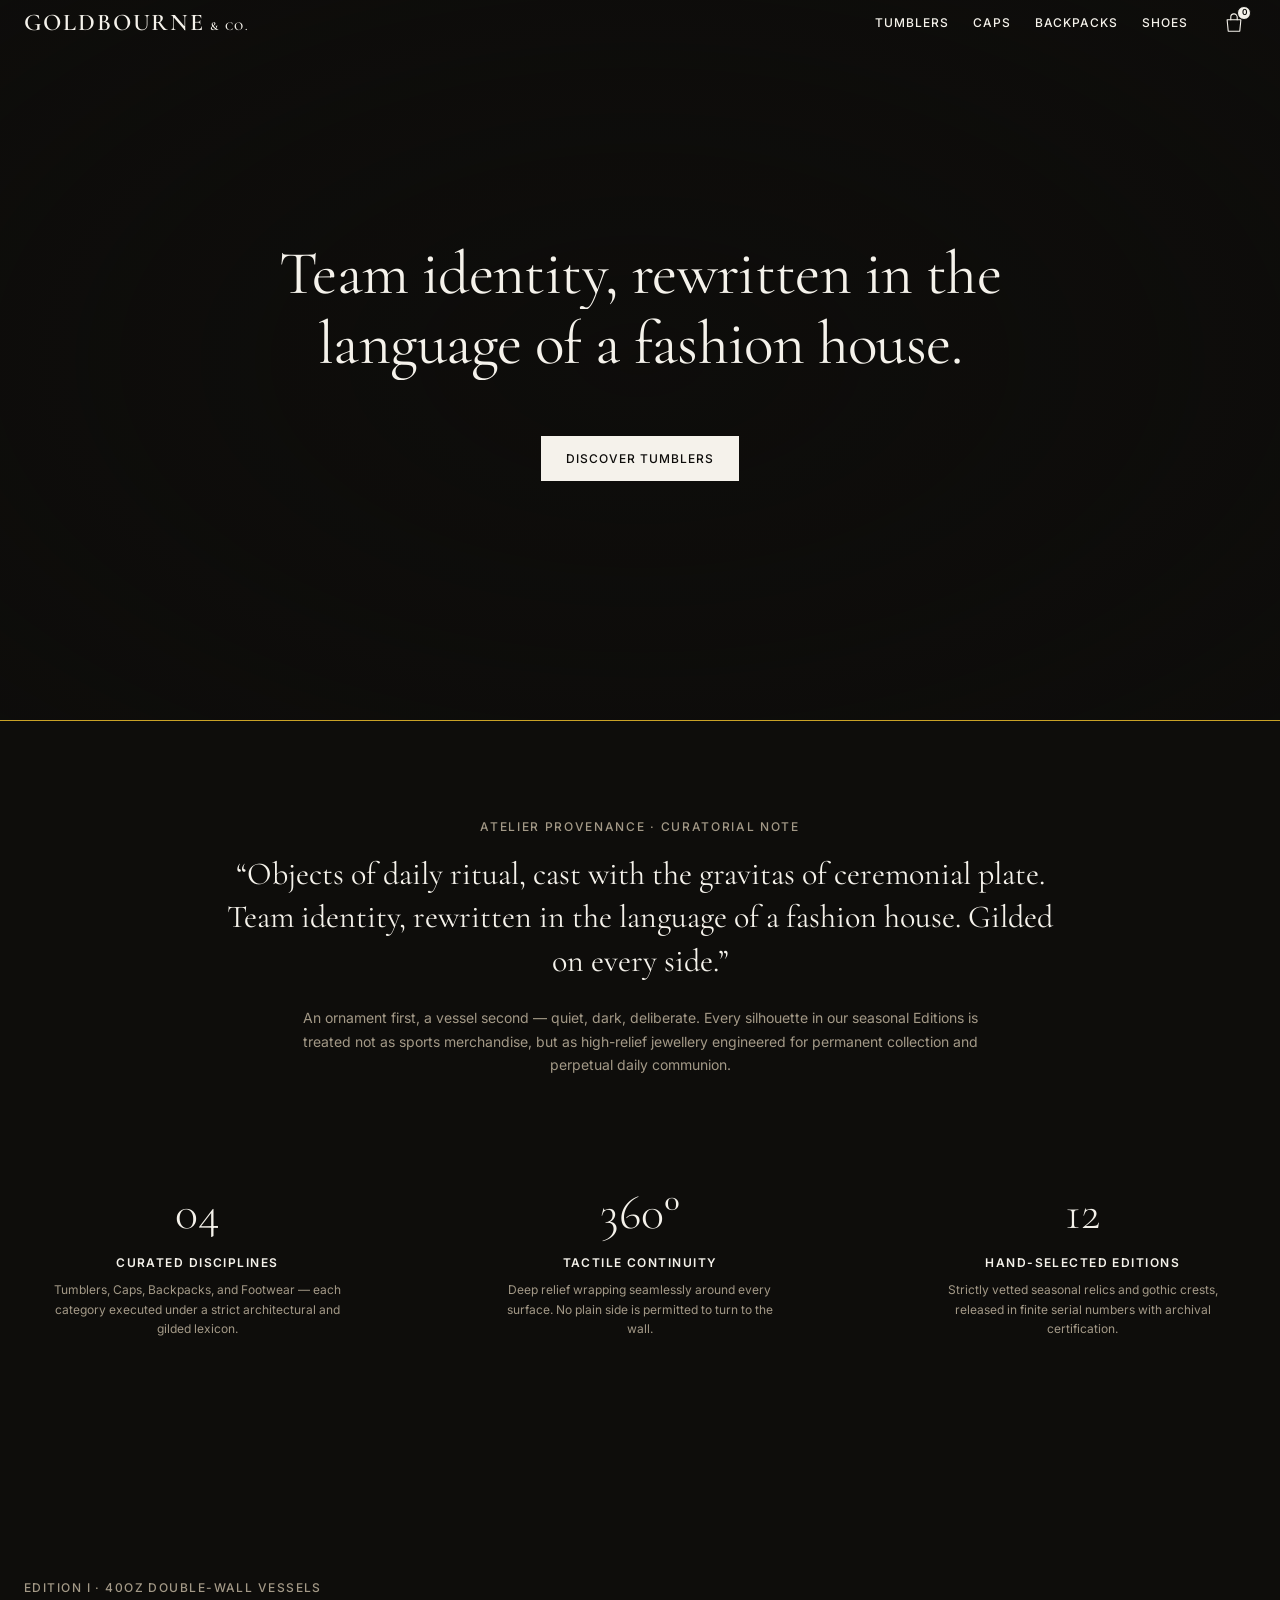
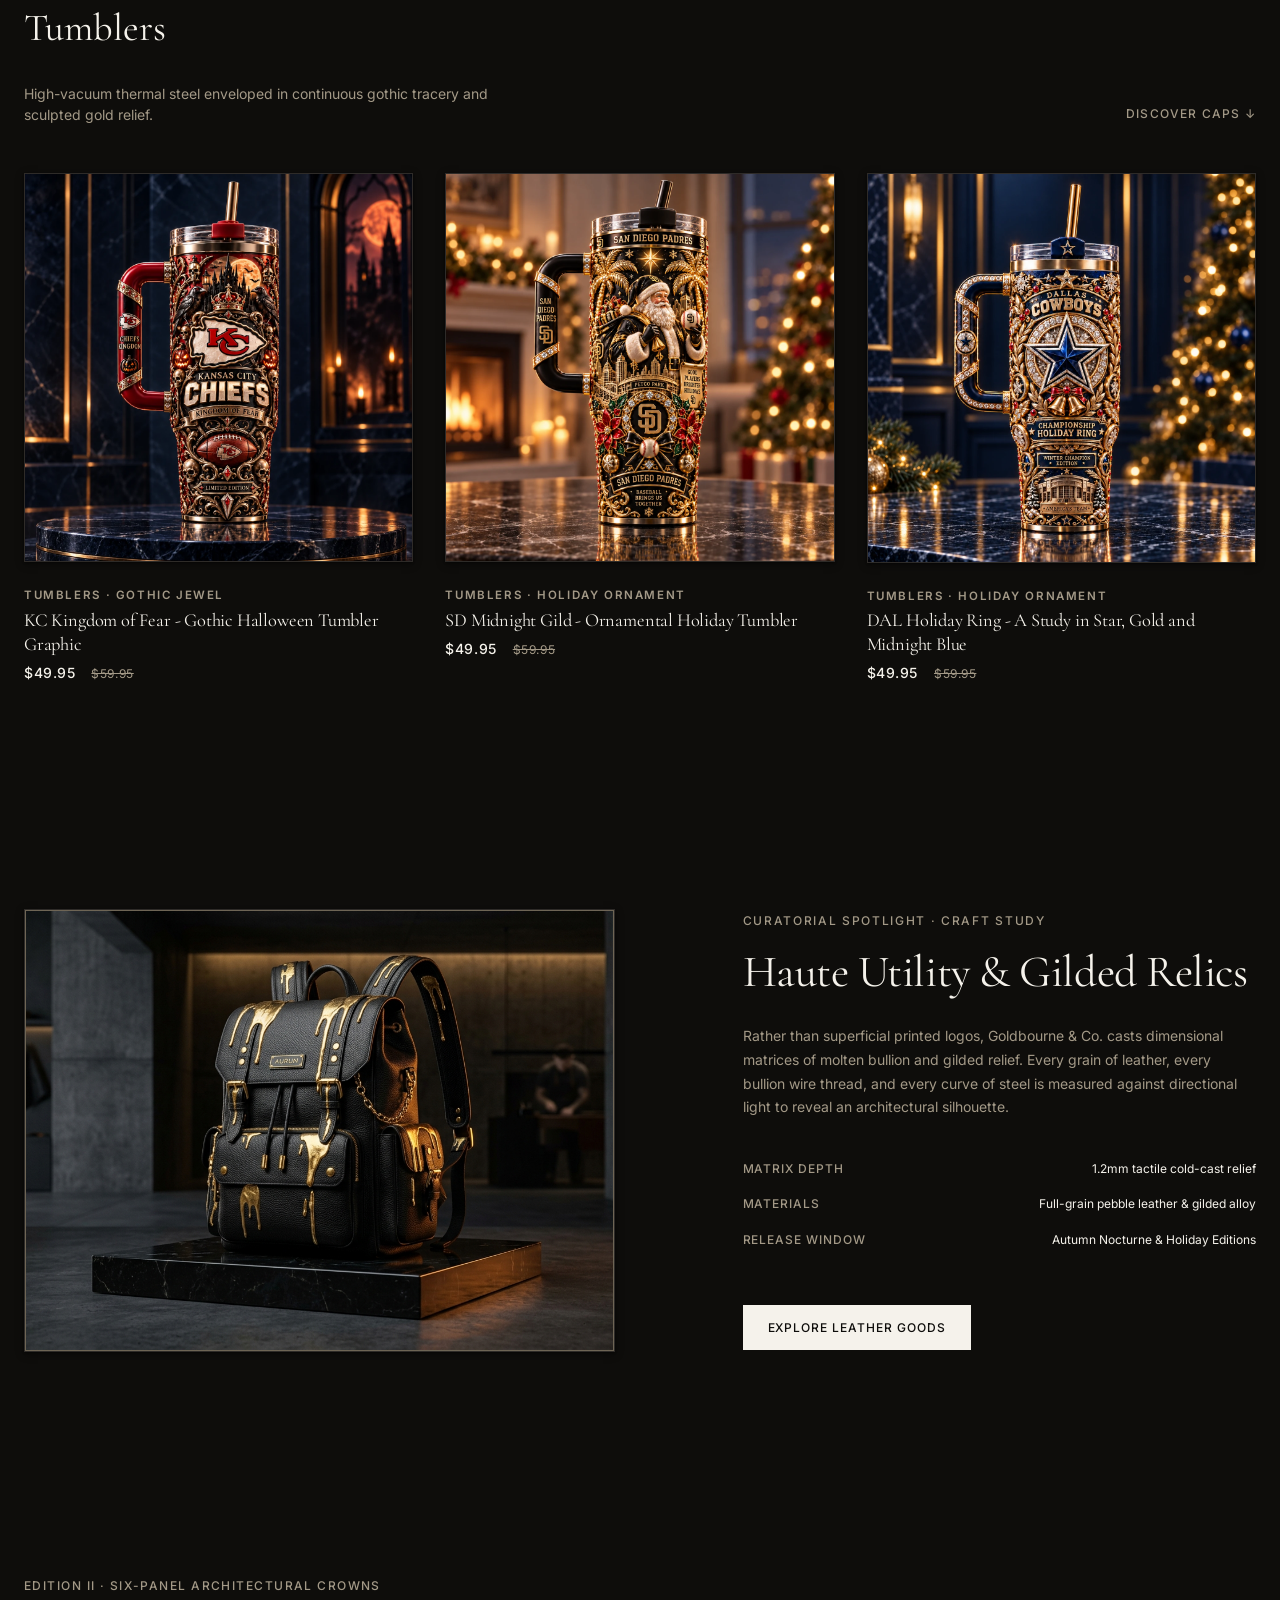
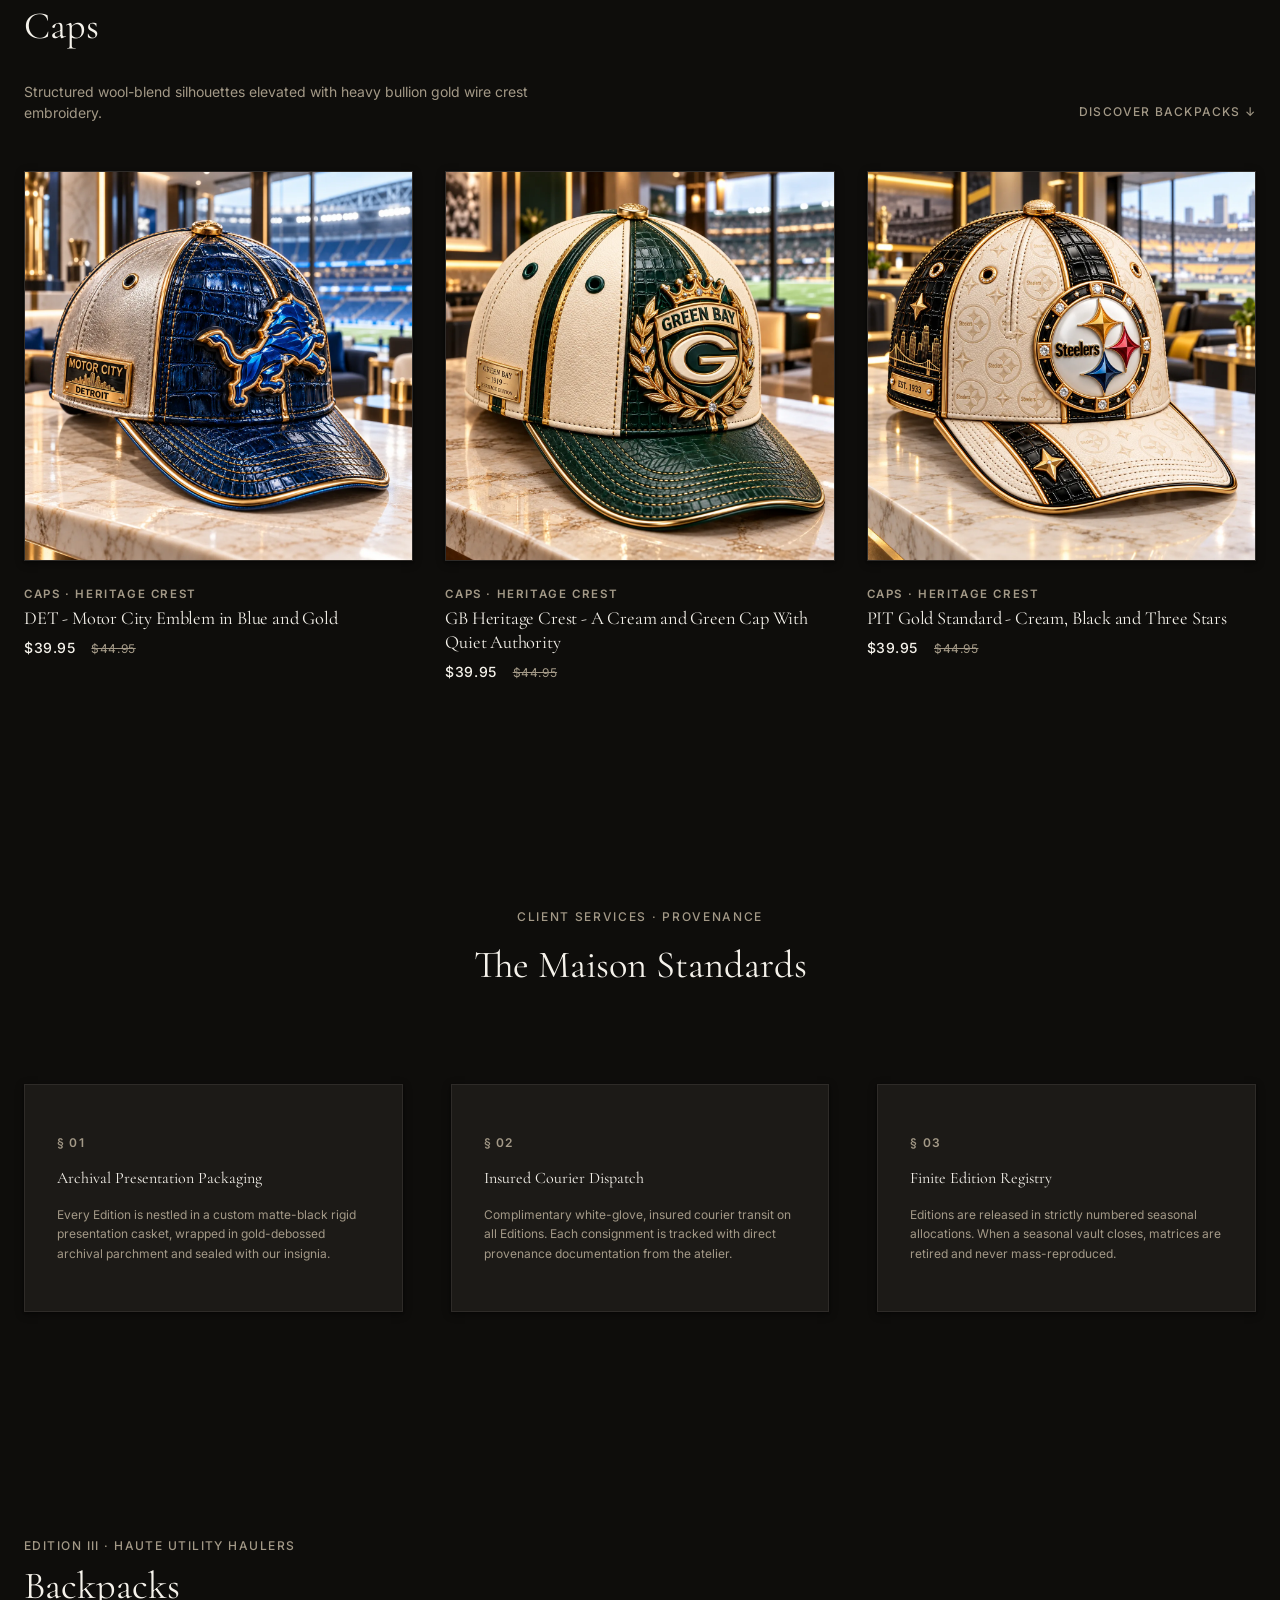
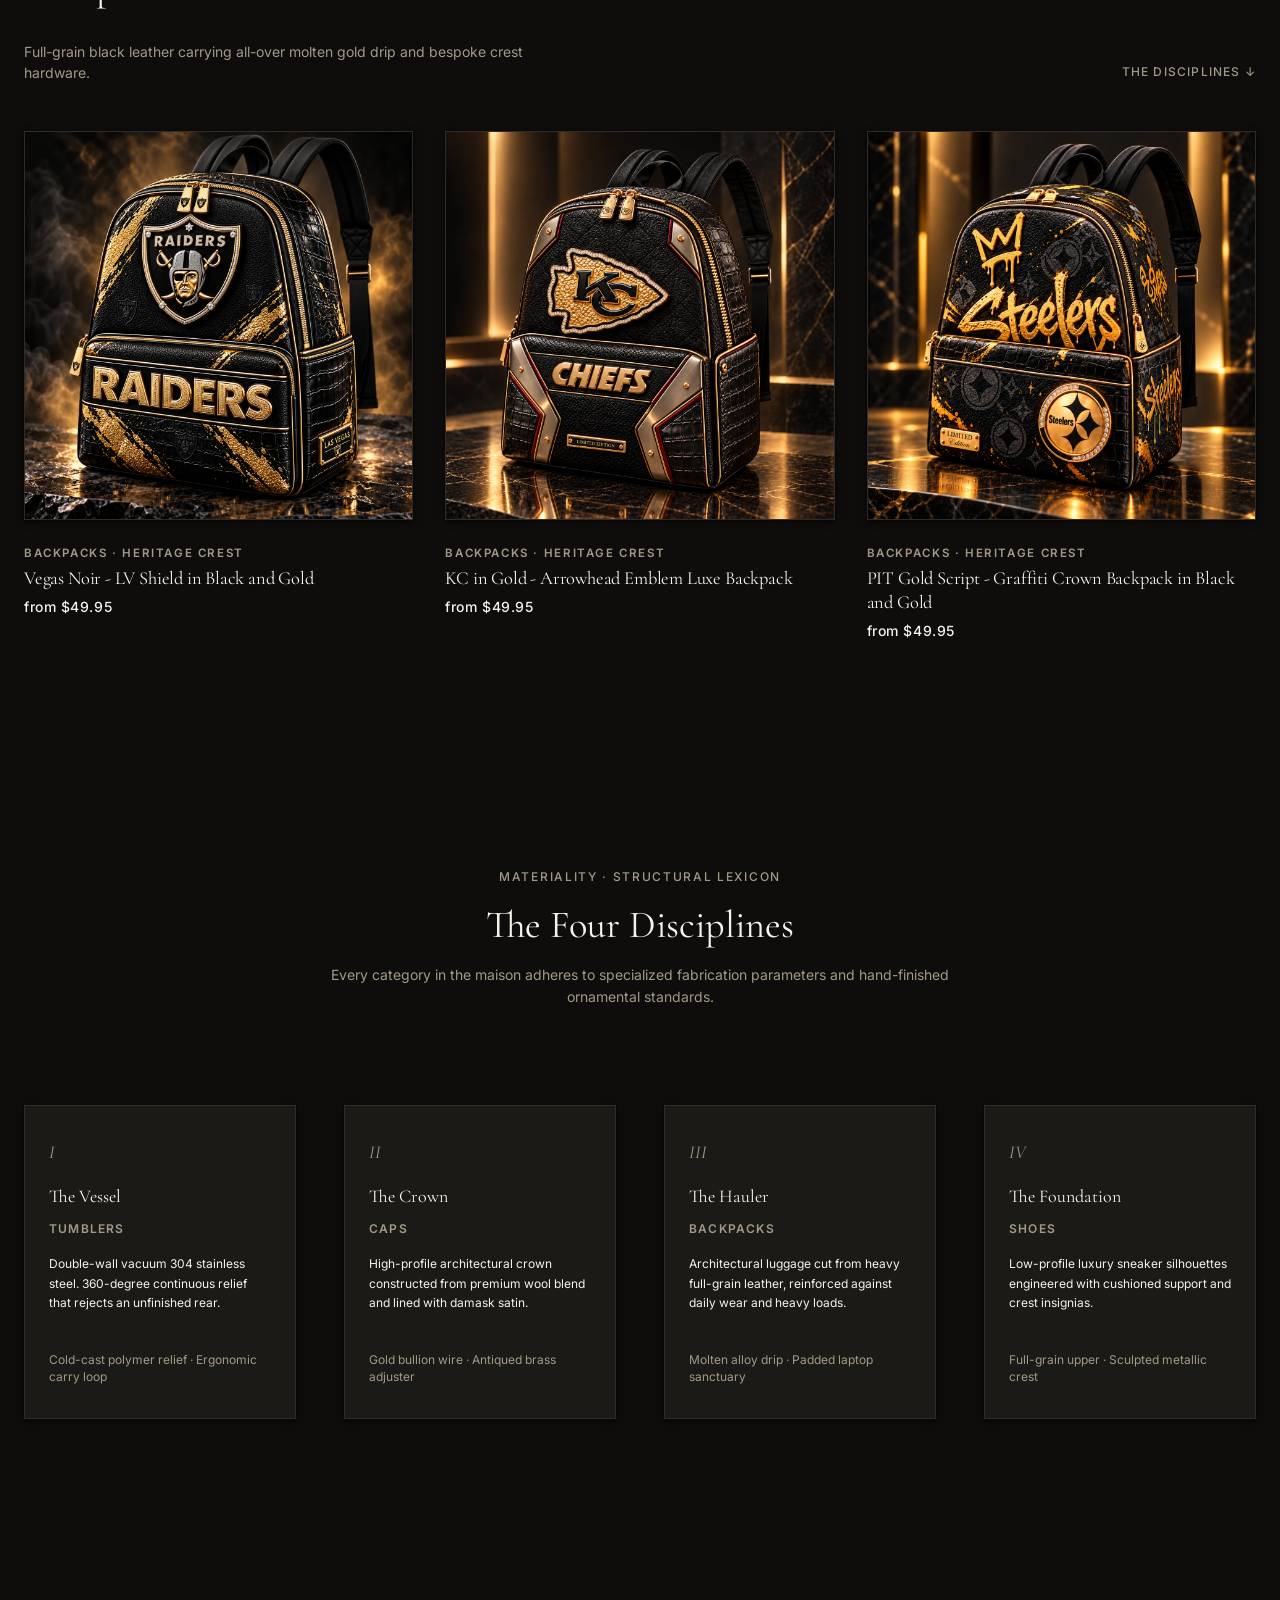
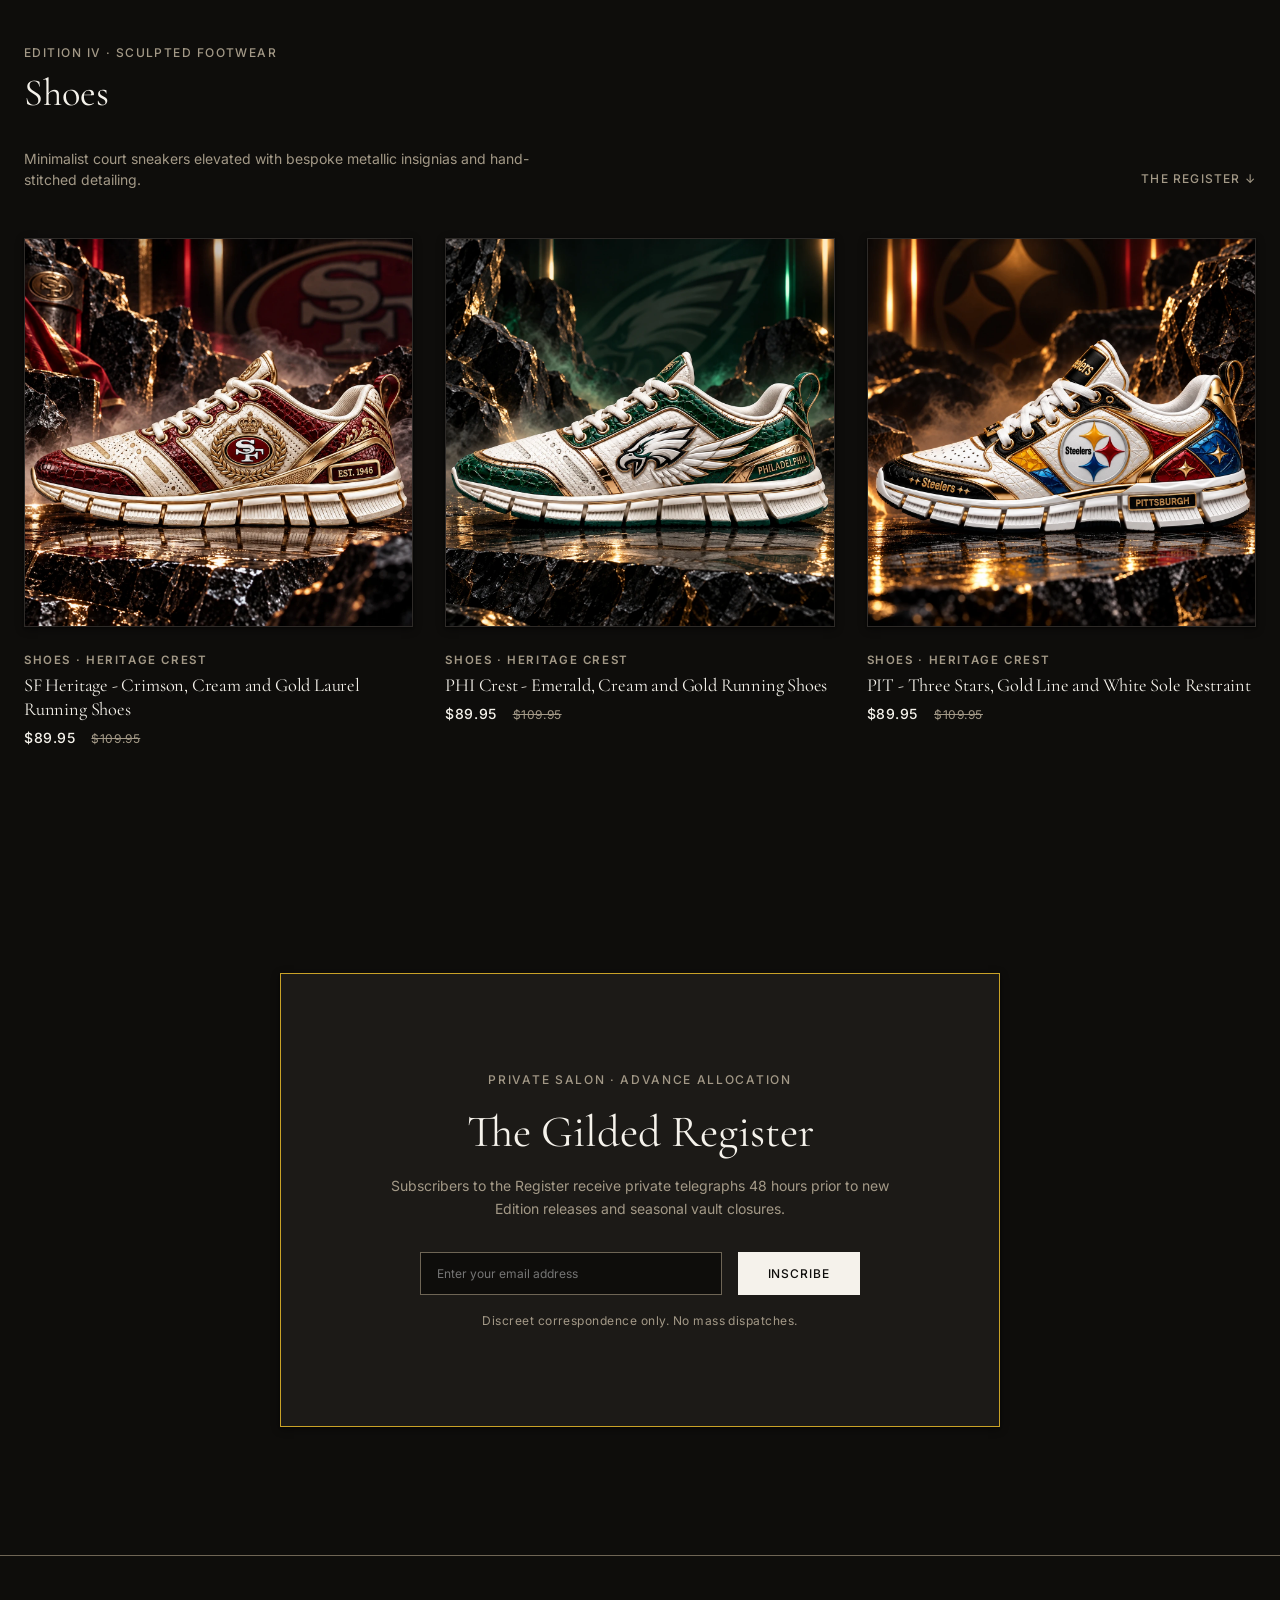
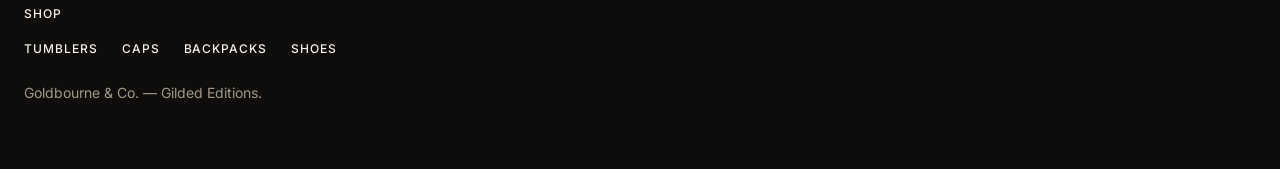
<file: themes/dark-minimal/index.html>
<!DOCTYPE html>
<html lang="en-US">
<head>
<meta charset="utf-8">
<meta name="viewport" content="width=device-width, initial-scale=1">
<title>Goldbourne &amp; Co. — Gilded Editions in Tumblers, Caps, Backpacks and Shoes</title>
<meta name="description" content="Gold-relief tumblers, caps, backpacks and shoes, released in named Editions. Crest, seasonal and gothic ornament. Gilded on every side.">
<link rel="stylesheet" href="/themes/dark-minimal/assets/tokens.css">
<link rel="stylesheet" href="/themes/dark-minimal/assets/base.css">
<link rel="stylesheet" href="/themes/dark-minimal/assets/components.css">
</head>
<body>


<header class="header header--transparent">
  <div class="wrap header__inner">
    <button class="menu-btn" id="menuToggle" type="button" aria-label="Open menu" aria-controls="menuDrawer" aria-expanded="false">
      <svg class="menu-btn__icon" width="22" height="22" viewBox="0 0 24 24" fill="none" stroke="currentColor" stroke-width="1.15" stroke-linecap="round" stroke-linejoin="round" aria-hidden="true">
        <line x1="3.5" y1="7" x2="20.5" y2="7"></line>
        <line x1="3.5" y1="12" x2="20.5" y2="12"></line>
        <line x1="3.5" y1="17" x2="20.5" y2="17"></line>
      </svg>
    </button>
    <a class="wordmark hover-wght" href="/themes/dark-minimal/index.html">Goldbourne<span class="wordmark__co">&amp; Co.</span></a>
    <div class="header__nav-wrap">
      <nav class="nav" aria-label="Shop">
        <ul class="nav__list" id="typeNav"></ul>
      </nav>
      <button class="cart-btn" id="cartToggle" type="button" aria-label="Open cart (0 items)" aria-controls="cartDrawer" aria-expanded="false">
        <svg class="cart-btn__icon" width="22" height="22" viewBox="0 0 24 24" fill="none" stroke="currentColor" stroke-width="1.2" stroke-linecap="round" stroke-linejoin="round" aria-hidden="true">
          <path d="M4.5 8.5h15l-1.2 12.5H5.7L4.5 8.5z"/>
          <path d="M8.5 8.5V5.5a3.5 3.5 0 0 1 7 0v3"/>
        </svg>
        <span class="cart-btn__count" id="cartCount" aria-hidden="true">0</span>
      </button>
    </div>
  </div>
  <div class="progress" aria-hidden="true"></div>
</header>

<main class="main--hero">
  <section class="hero hero--fullwidth" id="heroCarousel" role="region"
           aria-roledescription="carousel" aria-label="Featured Editions">
    <div class="hero__track" data-carousel-track>
      <!-- Slide 1: Tumblers -->
      <article class="hero__slide is-current" data-slide-index="0" aria-label="Slide 1 of 4: Gilded Tumblers">
        <div class="hero__bg">
          <picture class="hero__picture">
            <source media="(max-width: 768px)" srcset="/themes/dark-minimal/assets/hero-tumbler-mobile.jpg">
            <img class="hero__bg-img"
                 src="/themes/dark-minimal/assets/hero-tumbler.jpg"
                 alt="Goldbourne gilded tumblers on Italian dark Nero Marquina marble"
                 width="1920" height="1080"
                 loading="eager" decoding="async">
          </picture>
          <div class="hero__scrim" aria-hidden="true"></div>
        </div>
        <div class="wrap hero__content">
          <h1 class="hero__title" data-cut-reveal>Team identity, rewritten in the language of a fashion house.</h1>
          <a class="btn hero__cta" href="#shop-tumbler">Discover Tumblers</a>
        </div>
      </article>

      <!-- Slide 2: Caps -->
      <article class="hero__slide" data-slide-index="1" aria-label="Slide 2 of 4: Gilded Caps">
        <div class="hero__bg">
          <picture class="hero__picture">
            <source media="(max-width: 768px)" srcset="/themes/dark-minimal/assets/hero-cap-mobile.jpg">
            <img class="hero__bg-img"
                 src="/themes/dark-minimal/assets/hero-cap.jpg"
                 alt="Goldbourne structured noir cap on dark obsidian gallery plinth"
                 width="1920" height="1080"
                 loading="lazy" decoding="async">
          </picture>
          <div class="hero__scrim" aria-hidden="true"></div>
        </div>
        <div class="wrap hero__content">
          <h2 class="hero__title">Architectural crowns, cast with gold bullion embroidery.</h2>
          <a class="btn hero__cta" href="#shop-cap">Discover Caps</a>
        </div>
      </article>

      <!-- Slide 3: Backpacks -->
      <article class="hero__slide" data-slide-index="2" aria-label="Slide 3 of 4: Gilded Backpacks">
        <div class="hero__bg">
          <picture class="hero__picture">
            <source media="(max-width: 768px)" srcset="/themes/dark-minimal/assets/hero-backpack-mobile.jpg">
            <img class="hero__bg-img"
                 src="/themes/dark-minimal/assets/hero-backpack.jpg"
                 alt="Goldbourne designer black leather backpack with molten gold drip in moody atelier"
                 width="1920" height="1080"
                 loading="lazy" decoding="async">
          </picture>
          <div class="hero__scrim" aria-hidden="true"></div>
        </div>
        <div class="wrap hero__content">
          <h2 class="hero__title">Haute utility in full-grain leather and molten gold drip.</h2>
          <a class="btn hero__cta" href="#shop-backpack">Discover Backpacks</a>
        </div>
      </article>

      <!-- Slide 4: Shoes -->
      <article class="hero__slide" data-slide-index="3" aria-label="Slide 4 of 4: Gilded Shoes">
        <div class="hero__bg">
          <picture class="hero__picture">
            <source media="(max-width: 768px)" srcset="/themes/dark-minimal/assets/hero-shoes-mobile.jpg">
            <img class="hero__bg-img"
                 src="/themes/dark-minimal/assets/hero-shoes.jpg"
                 alt="Goldbourne luxury leather sneaker on polished black marble pedestal"
                 width="1920" height="1080"
                 loading="lazy" decoding="async">
          </picture>
          <div class="hero__scrim" aria-hidden="true"></div>
        </div>
        <div class="wrap hero__content">
          <h2 class="hero__title">Sculpted footwear elevated with signature crest hardware.</h2>
          <a class="btn hero__cta" href="#shop-shoes">Discover Shoes</a>
        </div>
      </article>
    </div>

    <p class="visually-hidden" data-carousel-live aria-live="polite"></p>
    <button type="button" class="visually-hidden" data-carousel-pause>Pause</button>
  </section>

  <!-- Section 1: Atelier Manifesto & Curatorial Triptych -->
  <section class="section manifesto" aria-label="Atelier Manifesto">
    <div class="wrap">
      <div class="manifesto__intro">
        <p class="section-tag">Atelier Provenance &middot; Curatorial Note</p>
        <blockquote class="manifesto__quote">
          &ldquo;Objects of daily ritual, cast with the gravitas of ceremonial plate. Team identity, rewritten in the language of a fashion house. Gilded on every side.&rdquo;
        </blockquote>
        <p class="manifesto__lead">
          An ornament first, a vessel second &mdash; quiet, dark, deliberate. Every silhouette in our seasonal Editions is treated not as sports merchandise, but as high-relief jewellery engineered for permanent collection and perpetual daily communion.
        </p>
      </div>

      <div class="manifesto__triptych">
        <div class="manifesto__col">
          <span class="manifesto__num">04</span>
          <h3 class="manifesto__heading">Curated Disciplines</h3>
          <p class="manifesto__desc">Tumblers, Caps, Backpacks, and Footwear &mdash; each category executed under a strict architectural and gilded lexicon.</p>
        </div>
        <div class="manifesto__col">
          <span class="manifesto__num">360&deg;</span>
          <h3 class="manifesto__heading">Tactile Continuity</h3>
          <p class="manifesto__desc">Deep relief wrapping seamlessly around every surface. No plain side is permitted to turn to the wall.</p>
        </div>
        <div class="manifesto__col">
          <span class="manifesto__num">12</span>
          <h3 class="manifesto__heading">Hand-Selected Editions</h3>
          <p class="manifesto__desc">Strictly vetted seasonal relics and gothic crests, released in finite serial numbers with archival certification.</p>
        </div>
      </div>
    </div>
  </section>

  <!-- Catalog Section 1: Tumblers -->
  <section class="section preview" id="shop-tumbler">
    <div class="wrap">
      <div class="preview__header">
        <div>
          <p class="preview__eyebrow">Edition I &middot; 40oz Double-Wall Vessels</p>
          <h2 class="preview__heading">Tumblers</h2>
          <p class="preview__lead">High-vacuum thermal steel enveloped in continuous gothic tracery and sculpted gold relief.</p>
        </div>
        <a class="preview__jump hover-wght" href="#shop-cap">Discover Caps &darr;</a>
      </div>
      <div class="grid" data-grid="Tumbler"></div>
    </div>
  </section>

  <!-- Section 2: Curated Spotlight / Feature Split-Editorial -->
  <section class="section spotlight" aria-label="Curatorial Spotlight">
    <div class="wrap spotlight__grid">
      <div class="spotlight__media">
        <div class="spotlight__frame">
          <img class="spotlight__img"
               src="/themes/dark-minimal/assets/hero-backpack.jpg"
               alt="Goldbourne haute utility backpack with molten gold drip ornament in dark atelier"
               width="960" height="720"
               loading="lazy" decoding="async">
        </div>
      </div>
      <div class="spotlight__content">
        <p class="section-tag">Curatorial Spotlight &middot; Craft Study</p>
        <h2 class="spotlight__title">Haute Utility &amp; Gilded Relics</h2>
        <p class="spotlight__text">
          Rather than superficial printed logos, Goldbourne &amp; Co. casts dimensional matrices of molten bullion and gilded relief. Every grain of leather, every bullion wire thread, and every curve of steel is measured against directional light to reveal an architectural silhouette.
        </p>
        <ul class="spotlight__specs">
          <li class="spotlight__spec">
            <span class="spotlight__spec-label">Matrix Depth</span>
            <span class="spotlight__spec-value">1.2mm tactile cold-cast relief</span>
          </li>
          <li class="spotlight__spec">
            <span class="spotlight__spec-label">Materials</span>
            <span class="spotlight__spec-value">Full-grain pebble leather &amp; gilded alloy</span>
          </li>
          <li class="spotlight__spec">
            <span class="spotlight__spec-label">Release Window</span>
            <span class="spotlight__spec-value">Autumn Nocturne &amp; Holiday Editions</span>
          </li>
        </ul>
        <a class="btn spotlight__cta" href="#shop-backpack">Explore Leather Goods</a>
      </div>
    </div>
  </section>

  <!-- Catalog Section 2: Caps -->
  <section class="section preview" id="shop-cap">
    <div class="wrap">
      <div class="preview__header">
        <div>
          <p class="preview__eyebrow">Edition II &middot; Six-Panel Architectural Crowns</p>
          <h2 class="preview__heading">Caps</h2>
          <p class="preview__lead">Structured wool-blend silhouettes elevated with heavy bullion gold wire crest embroidery.</p>
        </div>
        <a class="preview__jump hover-wght" href="#shop-backpack">Discover Backpacks &darr;</a>
      </div>
      <div class="grid" data-grid="Cap"></div>
    </div>
  </section>

  <!-- Section 4: The Maison Standards -->
  <section class="section standards" id="standards" aria-label="Maison Standards">
    <div class="wrap">
      <div class="standards__intro">
        <p class="section-tag">Client Services &middot; Provenance</p>
        <h2 class="standards__title">The Maison Standards</h2>
      </div>
      <div class="standards__grid">
        <div class="standards__card">
          <div class="standards__marker" aria-hidden="true">&sect; 01</div>
          <h3 class="standards__heading">Archival Presentation Packaging</h3>
          <p class="standards__text">
            Every Edition is nestled in a custom matte-black rigid presentation casket, wrapped in gold-debossed archival parchment and sealed with our insignia.
          </p>
        </div>
        <div class="standards__card">
          <div class="standards__marker" aria-hidden="true">&sect; 02</div>
          <h3 class="standards__heading">Insured Courier Dispatch</h3>
          <p class="standards__text">
            Complimentary white-glove, insured courier transit on all Editions. Each consignment is tracked with direct provenance documentation from the atelier.
          </p>
        </div>
        <div class="standards__card">
          <div class="standards__marker" aria-hidden="true">&sect; 03</div>
          <h3 class="standards__heading">Finite Edition Registry</h3>
          <p class="standards__text">
            Editions are released in strictly numbered seasonal allocations. When a seasonal vault closes, matrices are retired and never mass-reproduced.
          </p>
        </div>
      </div>
    </div>
  </section>

  <!-- Catalog Section 3: Backpacks -->
  <section class="section preview" id="shop-backpack">
    <div class="wrap">
      <div class="preview__header">
        <div>
          <p class="preview__eyebrow">Edition III &middot; Haute Utility Haulers</p>
          <h2 class="preview__heading">Backpacks</h2>
          <p class="preview__lead">Full-grain black leather carrying all-over molten gold drip and bespoke crest hardware.</p>
        </div>
        <a class="preview__jump hover-wght" href="#disciplines">The Disciplines &darr;</a>
      </div>
      <div class="grid" data-grid="Backpack"></div>
    </div>
  </section>

  <!-- Section 3: The Four Disciplines of Craft -->
  <section class="section disciplines" id="disciplines" aria-label="The Four Disciplines of Craft">
    <div class="wrap">
      <div class="disciplines__intro">
        <p class="section-tag">Materiality &middot; Structural Lexicon</p>
        <h2 class="disciplines__title">The Four Disciplines</h2>
        <p class="disciplines__lead">Every category in the maison adheres to specialized fabrication parameters and hand-finished ornamental standards.</p>
      </div>
      <div class="disciplines__grid">
        <article class="disciplines__card">
          <span class="disciplines__roman">I</span>
          <h3 class="disciplines__name">The Vessel</h3>
          <p class="disciplines__category">Tumblers</p>
          <p class="disciplines__desc">Double-wall vacuum 304 stainless steel. 360-degree continuous relief that rejects an unfinished rear.</p>
          <p class="disciplines__sub">Cold-cast polymer relief &middot; Ergonomic carry loop</p>
        </article>
        <article class="disciplines__card">
          <span class="disciplines__roman">II</span>
          <h3 class="disciplines__name">The Crown</h3>
          <p class="disciplines__category">Caps</p>
          <p class="disciplines__desc">High-profile architectural crown constructed from premium wool blend and lined with damask satin.</p>
          <p class="disciplines__sub">Gold bullion wire &middot; Antiqued brass adjuster</p>
        </article>
        <article class="disciplines__card">
          <span class="disciplines__roman">III</span>
          <h3 class="disciplines__name">The Hauler</h3>
          <p class="disciplines__category">Backpacks</p>
          <p class="disciplines__desc">Architectural luggage cut from heavy full-grain leather, reinforced against daily wear and heavy loads.</p>
          <p class="disciplines__sub">Molten alloy drip &middot; Padded laptop sanctuary</p>
        </article>
        <article class="disciplines__card">
          <span class="disciplines__roman">IV</span>
          <h3 class="disciplines__name">The Foundation</h3>
          <p class="disciplines__category">Shoes</p>
          <p class="disciplines__desc">Low-profile luxury sneaker silhouettes engineered with cushioned support and crest insignias.</p>
          <p class="disciplines__sub">Full-grain upper &middot; Sculpted metallic crest</p>
        </article>
      </div>
    </div>
  </section>

  <!-- Catalog Section 4: Shoes -->
  <section class="section preview" id="shop-shoes">
    <div class="wrap">
      <div class="preview__header">
        <div>
          <p class="preview__eyebrow">Edition IV &middot; Sculpted Footwear</p>
          <h2 class="preview__heading">Shoes</h2>
          <p class="preview__lead">Minimalist court sneakers elevated with bespoke metallic insignias and hand-stitched detailing.</p>
        </div>
        <a class="preview__jump hover-wght" href="#register">The Register &darr;</a>
      </div>
      <div class="grid" data-grid="Shoes"></div>
    </div>
  </section>

  <!-- Section 5: The Private Register -->
  <section class="section register" id="register" aria-label="The Private Register">
    <div class="wrap">
      <div class="register__frame">
        <p class="section-tag">Private Salon &middot; Advance Allocation</p>
        <h2 class="register__title">The Gilded Register</h2>
        <p class="register__lead">
          Subscribers to the Register receive private telegraphs 48 hours prior to new Edition releases and seasonal vault closures.
        </p>
        <form class="register__form" onsubmit="event.preventDefault(); this.querySelector('button').textContent = 'Inscribed'; this.querySelector('input').disabled = true;">
          <label for="registerEmail" class="visually-hidden">Email address</label>
          <input class="register__input" type="email" id="registerEmail" name="email" placeholder="Enter your email address" required autocomplete="email">
          <button class="btn register__submit" type="submit">Inscribe</button>
        </form>
        <p class="register__note muted">Discreet correspondence only. No mass dispatches.</p>
      </div>
    </div>
  </section>
</main>

<footer class="footer">
  <div class="wrap">
    <p class="label">Shop</p>
    <ul class="footer__list" id="footerNav"></ul>
    <p class="muted footer__legal">Goldbourne &amp; Co. — Gilded Editions.</p>
  </div>
</footer>

<!-- Menu Drawer (Slide-over Left) -->
<div class="menu-backdrop" id="menuBackdrop" aria-hidden="true" hidden></div>
<aside class="menu-drawer" id="menuDrawer" role="dialog" aria-modal="true" aria-label="Navigation Menu" aria-hidden="true" tabindex="-1" hidden>
  <div class="menu-drawer__header">
    <span class="menu-drawer__eyebrow">Maison Index</span>
    <button class="menu-drawer__close" id="menuClose" type="button" aria-label="Close menu">
      <svg width="20" height="20" viewBox="0 0 24 24" fill="none" stroke="currentColor" stroke-width="1.6" stroke-linecap="round" stroke-linejoin="round" aria-hidden="true">
        <line x1="18" y1="6" x2="6" y2="18"></line>
        <line x1="6" y1="6" x2="18" y2="18"></line>
      </svg>
    </button>
  </div>
  <div class="menu-drawer__body">
    <p class="menu-drawer__tag">Curated Disciplines</p>
    <nav class="menu-drawer__nav" aria-label="Mobile Navigation">
      <ul class="menu-drawer__list" id="mobileMenuNav"></ul>
    </nav>
    <div class="menu-drawer__footer">
      <p class="menu-drawer__brand">Goldbourne &amp; Co.</p>
      <p class="menu-drawer__motto">Ceremonial Vessels &amp; Archival Artifacts</p>
    </div>
  </div>
</aside>

<!-- Cart Drawer (Slide-over) -->
<div class="cart-backdrop" id="cartBackdrop" aria-hidden="true"></div>
<aside class="cart-drawer" id="cartDrawer" role="dialog" aria-modal="true" aria-labelledby="cartDrawerTitle" aria-hidden="true" tabindex="-1">
  <div class="cart-drawer__header">
    <div class="cart-drawer__title-wrap">
      <h2 class="cart-drawer__title" id="cartDrawerTitle">Your Selection</h2>
      <span class="cart-drawer__count-pill" id="cartDrawerCount">(0 items)</span>
    </div>
    <button class="cart-drawer__close" id="cartClose" type="button" aria-label="Close cart">
      <svg width="20" height="20" viewBox="0 0 24 24" fill="none" stroke="currentColor" stroke-width="1.75" stroke-linecap="round" stroke-linejoin="round" aria-hidden="true">
        <line x1="18" y1="6" x2="6" y2="18"></line>
        <line x1="6" y1="6" x2="18" y2="18"></line>
      </svg>
    </button>
  </div>

  <div class="cart-drawer__body">
    <div class="cart-items" id="cartItemsList"></div>

    <section class="cart-recs" id="cartRecs" aria-label="Curated Recommendations">
      <div class="cart-recs__header">
        <p class="cart-recs__tag">Curated Additions</p>
        <h3 class="cart-recs__title">Gợi ý sản phẩm tuyển chọn</h3>
      </div>
      <div class="cart-recs__list" id="cartRecsList"></div>
    </section>
  </div>

  <div class="cart-drawer__footer" id="cartFooter">
    <div class="cart-drawer__summary">
      <div class="cart-drawer__row">
        <span class="cart-drawer__label">Subtotal</span>
        <span class="cart-drawer__value" id="cartSubtotal">$0.00</span>
      </div>
      <p class="cart-drawer__perk">
        <svg width="14" height="14" viewBox="0 0 24 24" fill="none" stroke="currentColor" stroke-width="1.8" aria-hidden="true">
          <path d="M12 22s8-4 8-10V5l-8-3-8 3v7c0 6 8 10 8 10z"/>
        </svg>
        Complimentary insured courier transit &amp; presentation casket
      </p>
    </div>
    <button class="btn btn--checkout" id="cartCheckout" type="button">
      <span>Proceed to Checkout</span>
      <span class="checkout-arrow" aria-hidden="true">&rarr;</span>
    </button>
    <button class="cart-drawer__continue" id="cartContinue" type="button">
      Continue Discovering
    </button>
  </div>
</aside>

<!-- Checkout Confirmation Dialog -->
<div class="cart-checkout-modal" id="cartCheckoutModal" role="dialog" aria-modal="true" aria-labelledby="checkoutModalTitle">
  <div class="cart-checkout-box">
    <p class="cart-checkout-box__tag">Client Consignment Registry</p>
    <h3 class="cart-checkout-box__title" id="checkoutModalTitle">Order Allocation Initiated</h3>
    <div class="cart-checkout-box__ref" id="checkoutRef">ALLOC-GB26-0000</div>
    <p class="cart-checkout-box__desc" id="checkoutSummary">0 Editions reserved.</p>
    <p class="cart-checkout-box__desc">
      Your consignment allocation is securely confirmed. Archival presentation packaging and insured transit documentation will dispatch to your private register.
    </p>
    <button class="btn" id="checkoutFinish" type="button">Confirm Order</button>
    <button class="cart-drawer__continue" id="checkoutDismiss" type="button">Return to Selection</button>
  </div>
</div>

<script type="module" src="/themes/dark-minimal/assets/main.js"></script>
</body>
</html>
</file>
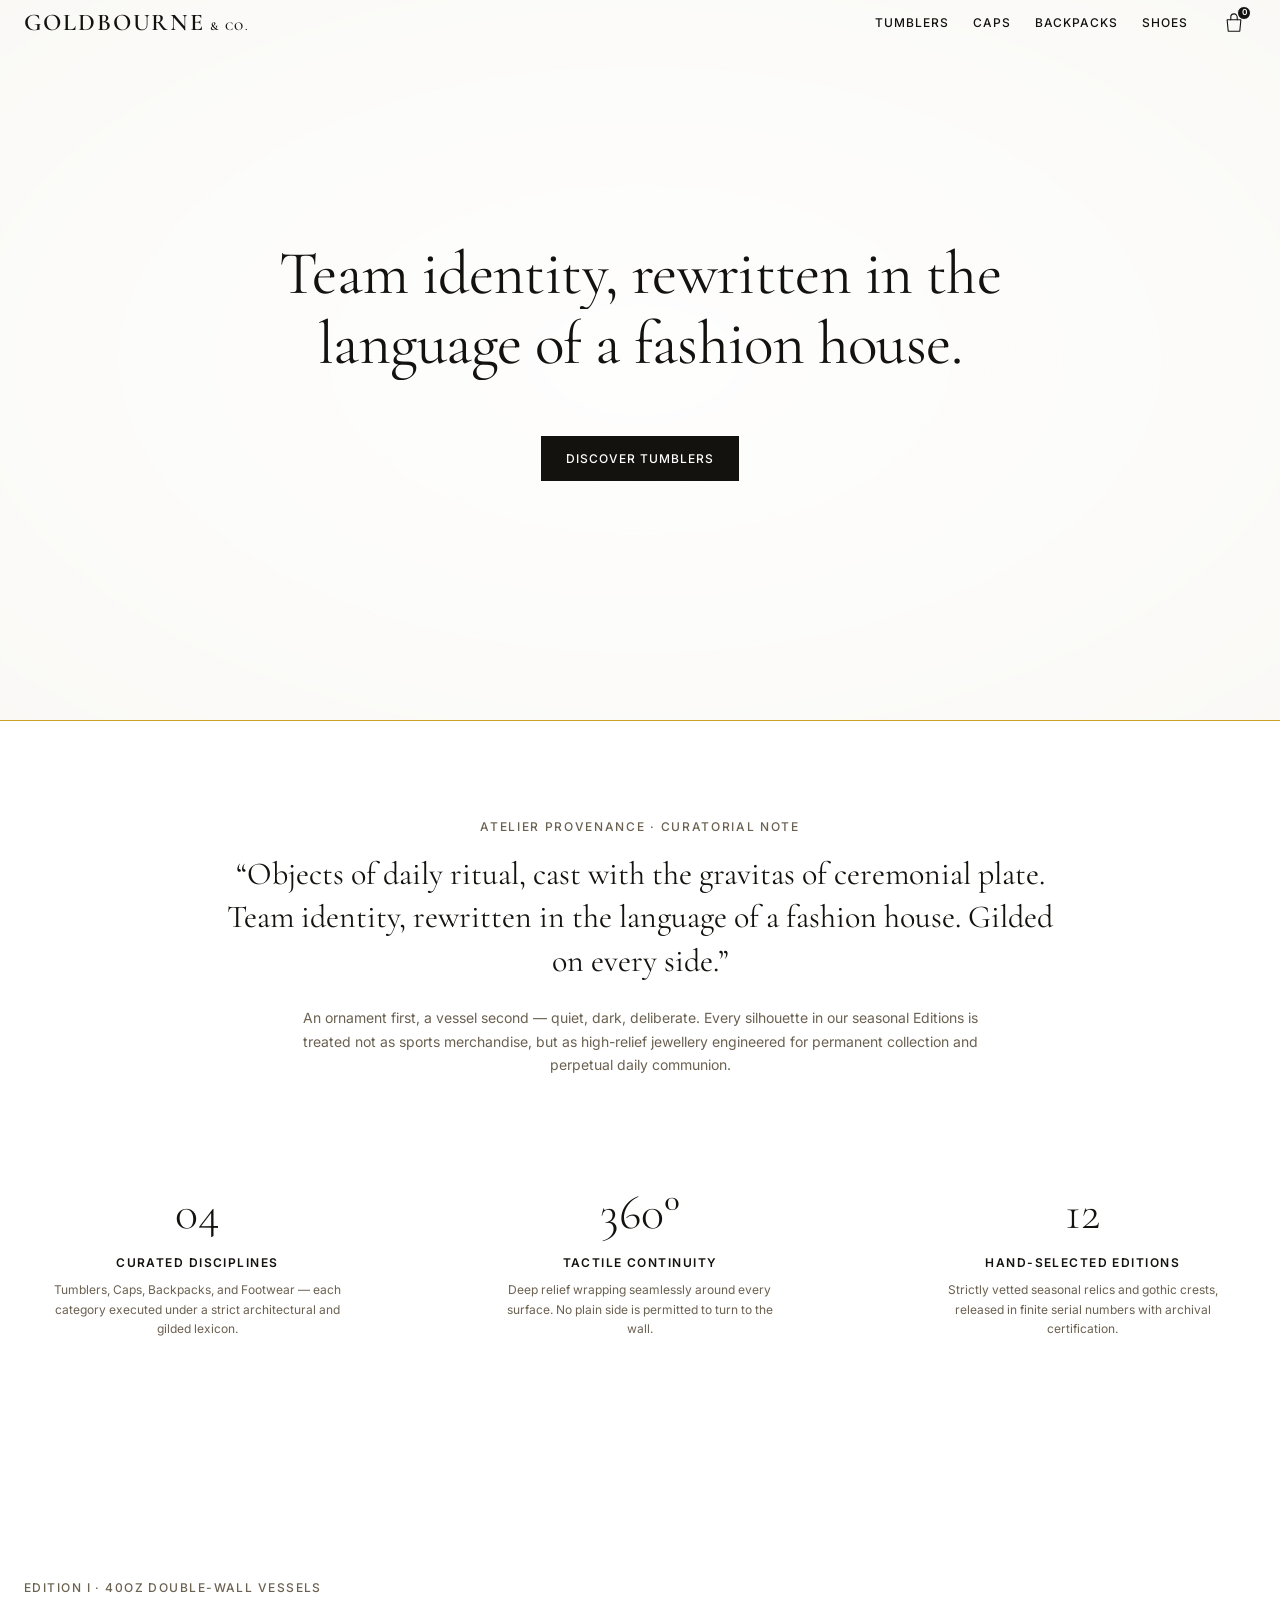
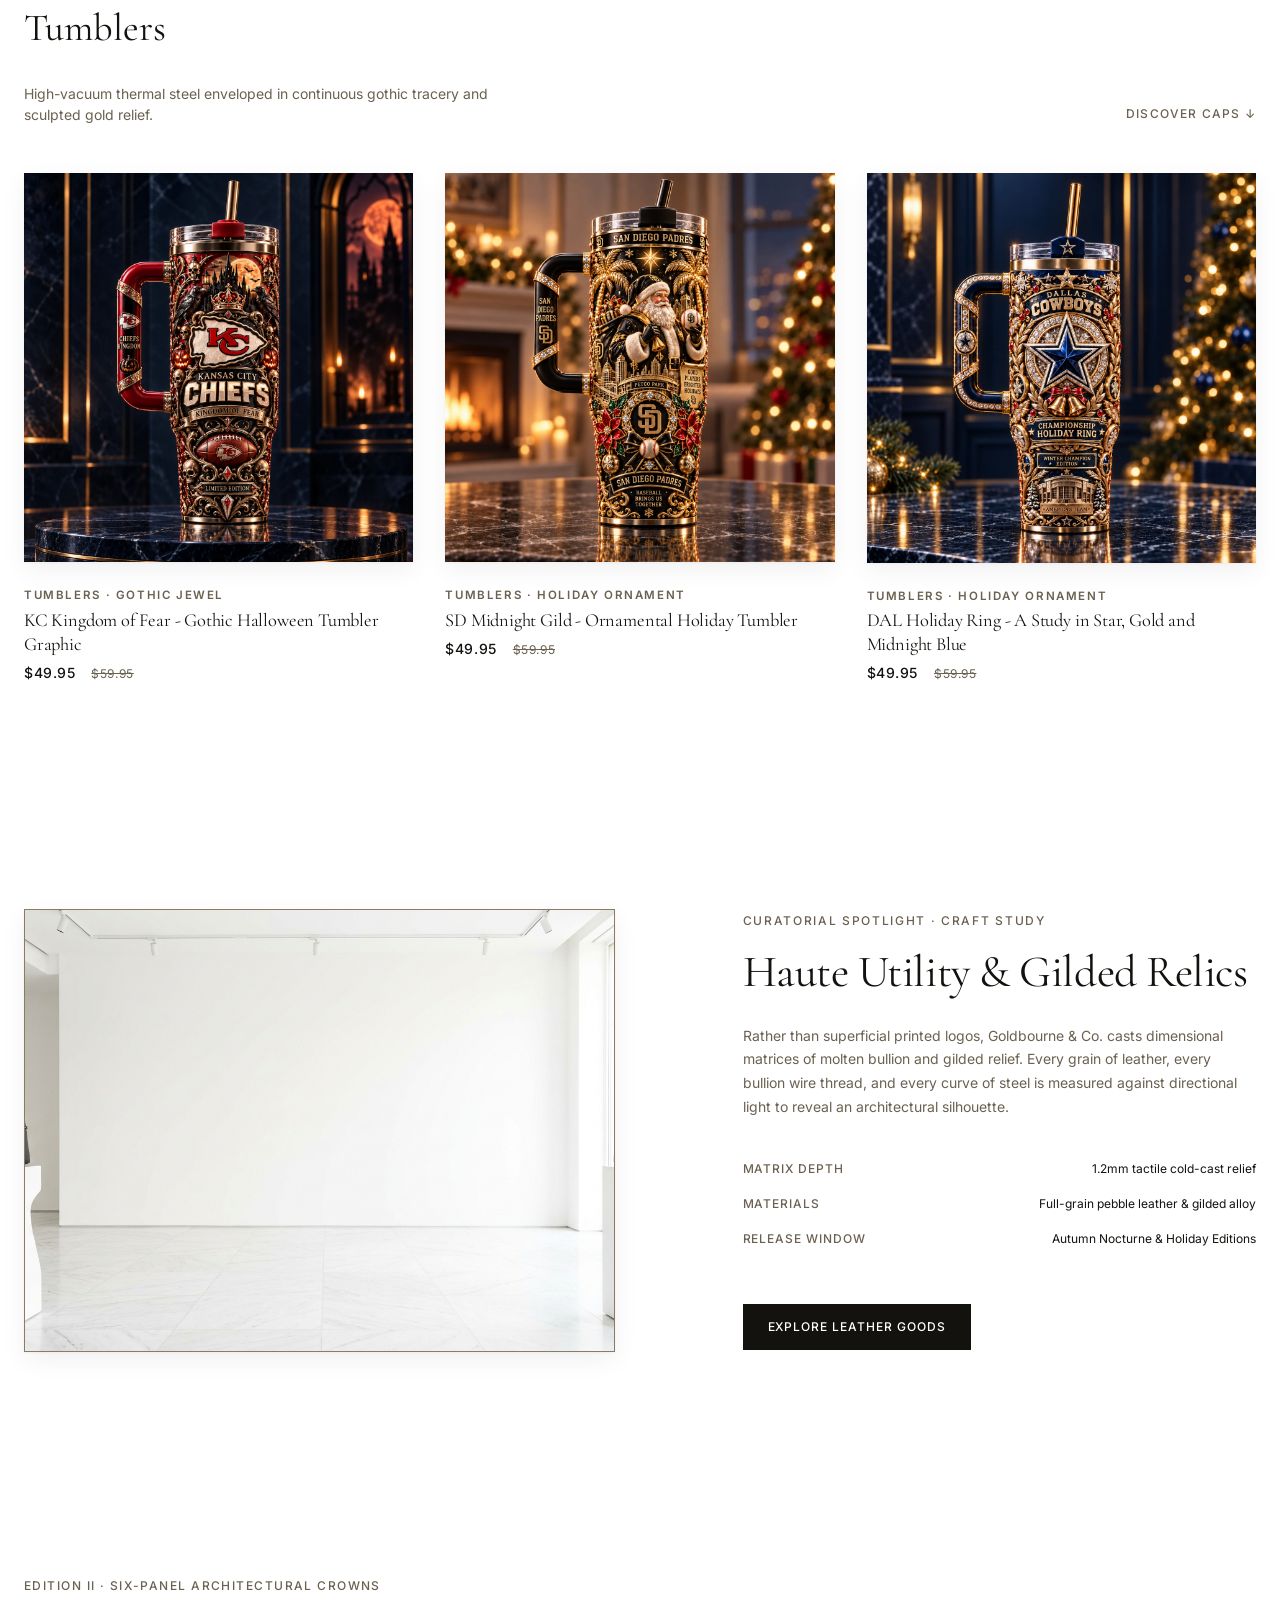
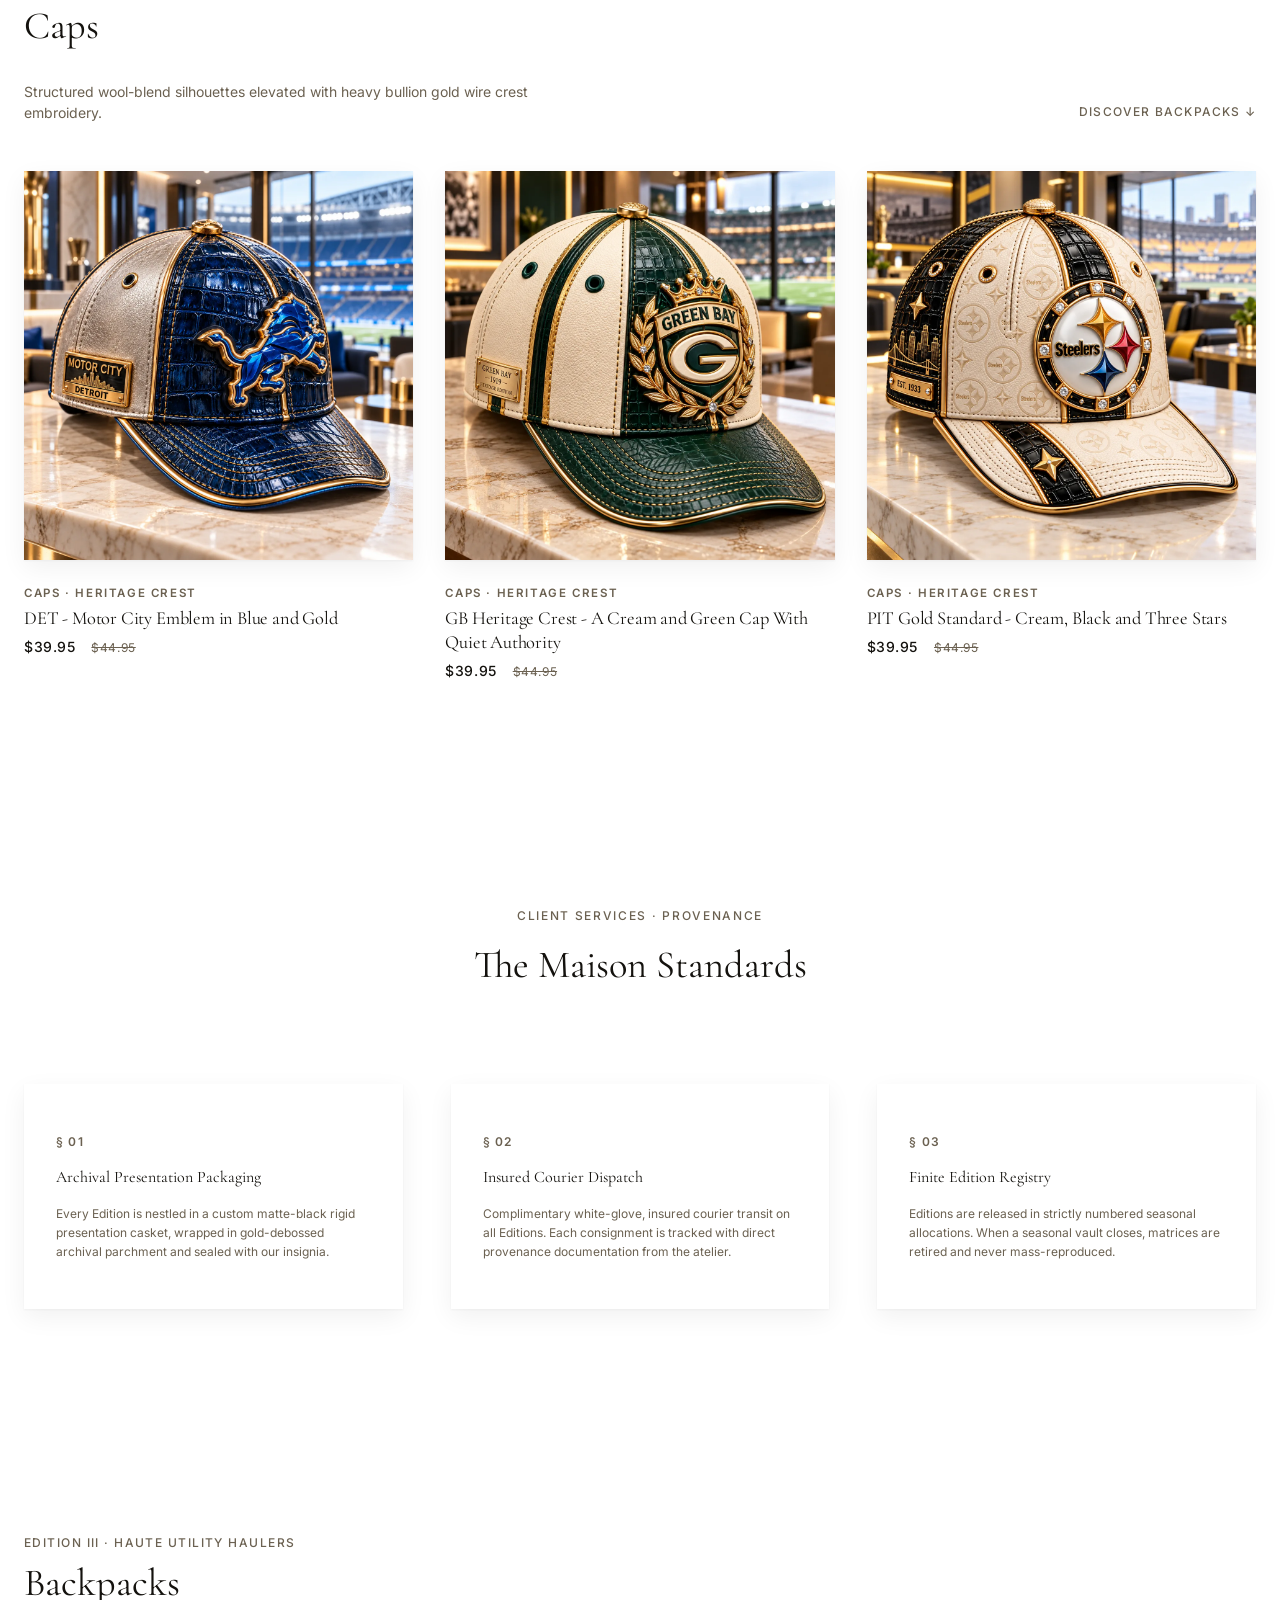
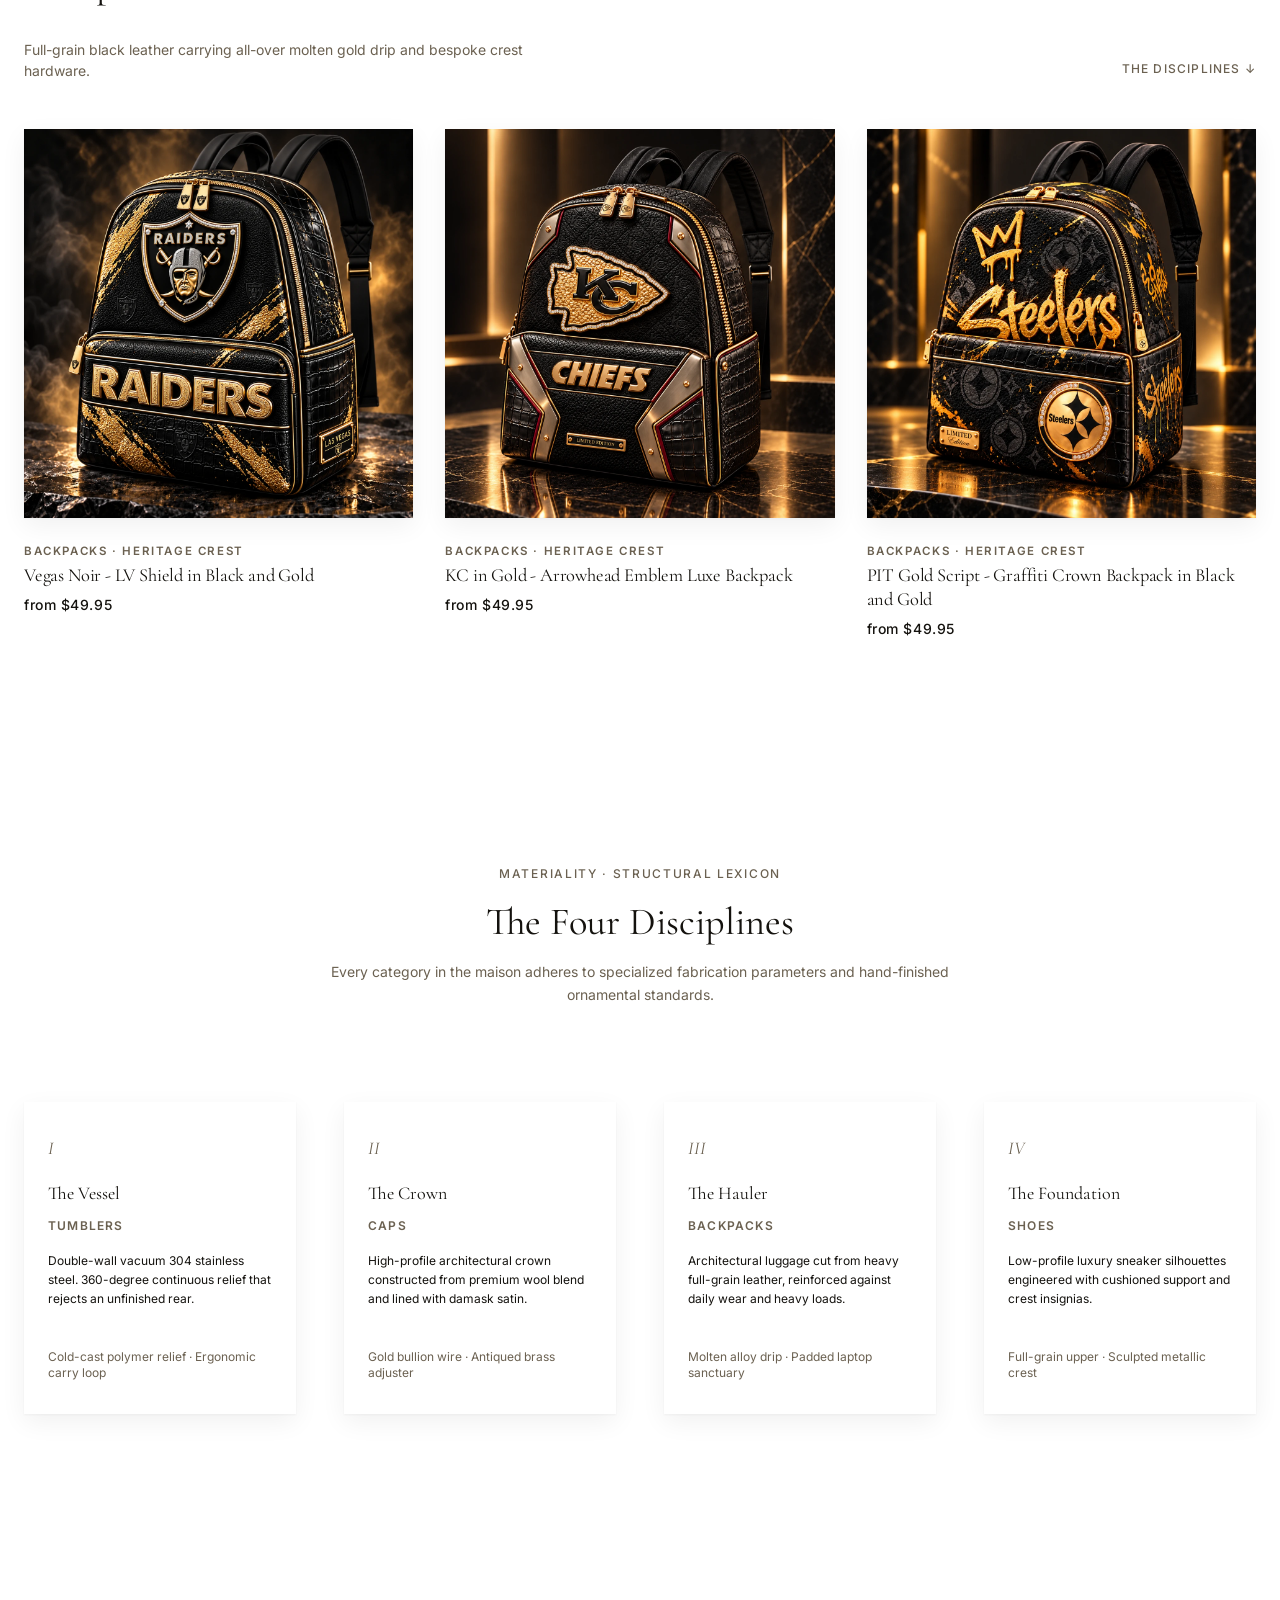
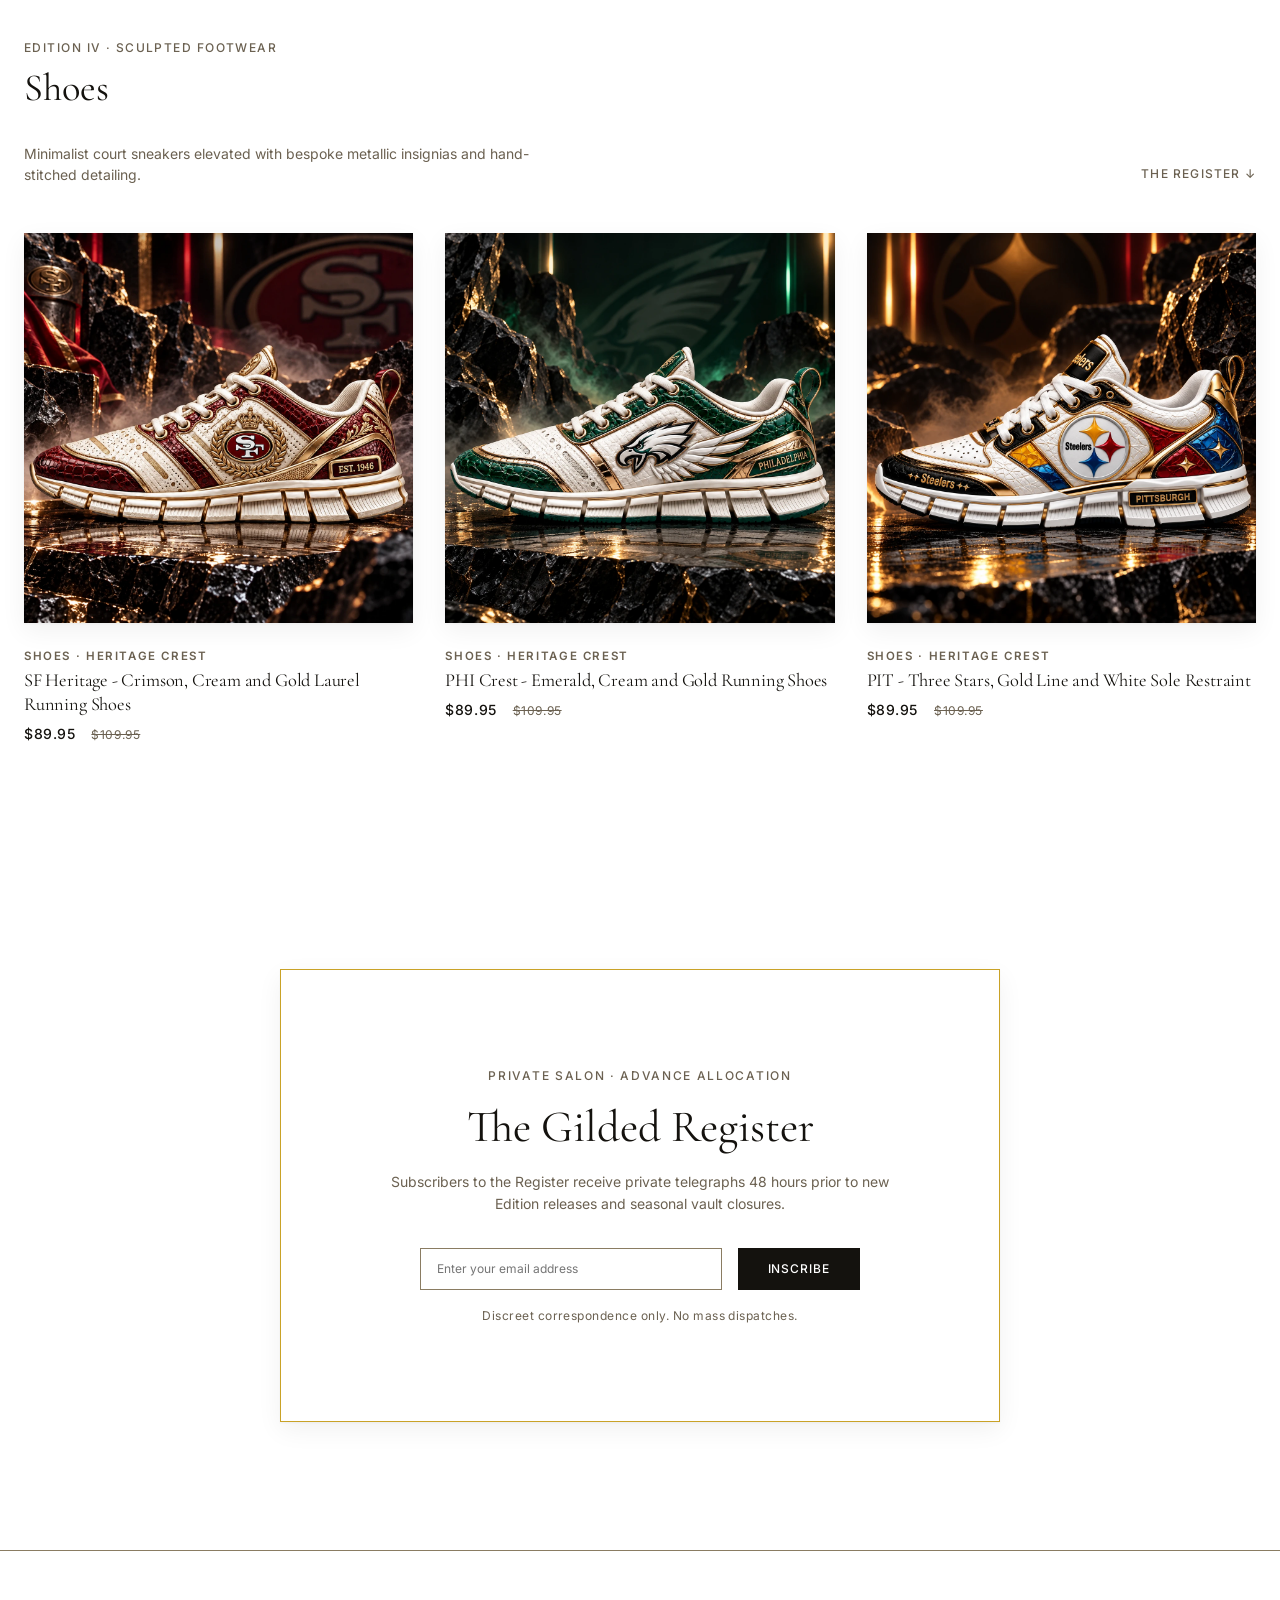
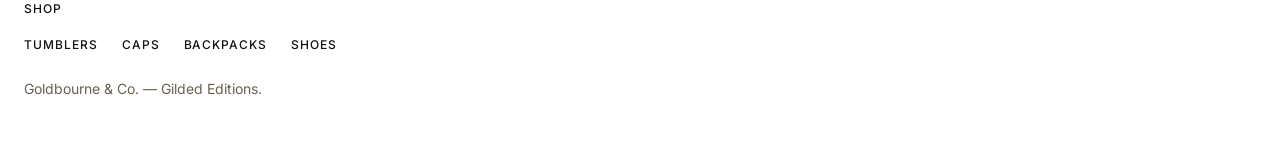
<file: themes/light-minimal/index.html>
<!DOCTYPE html>
<html lang="en-US">
<head>
<meta charset="utf-8">
<meta name="viewport" content="width=device-width, initial-scale=1">
<title>Goldbourne &amp; Co. — Gilded Editions in Tumblers, Caps, Backpacks and Shoes</title>
<meta name="description" content="Gold-relief tumblers, caps, backpacks and shoes, released in named Editions. Crest, seasonal and gothic ornament. Gilded on every side.">
<link rel="stylesheet" href="/themes/light-minimal/assets/tokens.css">
<link rel="stylesheet" href="/themes/light-minimal/assets/base.css">
<link rel="stylesheet" href="/themes/light-minimal/assets/components.css">
</head>
<body>


<header class="header header--transparent">
  <div class="wrap header__inner">
    <button class="menu-btn" id="menuToggle" type="button" aria-label="Open menu" aria-controls="menuDrawer" aria-expanded="false">
      <svg class="menu-btn__icon" width="22" height="22" viewBox="0 0 24 24" fill="none" stroke="currentColor" stroke-width="1.15" stroke-linecap="round" stroke-linejoin="round" aria-hidden="true">
        <line x1="3.5" y1="7" x2="20.5" y2="7"></line>
        <line x1="3.5" y1="12" x2="20.5" y2="12"></line>
        <line x1="3.5" y1="17" x2="20.5" y2="17"></line>
      </svg>
    </button>
    <a class="wordmark hover-wght" href="/themes/light-minimal/index.html">Goldbourne<span class="wordmark__co">&amp; Co.</span></a>
    <div class="header__nav-wrap">
      <nav class="nav" aria-label="Shop">
        <ul class="nav__list" id="typeNav"></ul>
      </nav>
      <button class="cart-btn" id="cartToggle" type="button" aria-label="Open cart (0 items)" aria-controls="cartDrawer" aria-expanded="false">
        <svg class="cart-btn__icon" width="22" height="22" viewBox="0 0 24 24" fill="none" stroke="currentColor" stroke-width="1.2" stroke-linecap="round" stroke-linejoin="round" aria-hidden="true">
          <path d="M4.5 8.5h15l-1.2 12.5H5.7L4.5 8.5z"/>
          <path d="M8.5 8.5V5.5a3.5 3.5 0 0 1 7 0v3"/>
        </svg>
        <span class="cart-btn__count" id="cartCount" aria-hidden="true">0</span>
      </button>
    </div>
  </div>
  <div class="progress" aria-hidden="true"></div>
</header>

<main class="main--hero">
  <section class="hero hero--fullwidth" id="heroCarousel" role="region"
           aria-roledescription="carousel" aria-label="Featured Editions">
    <div class="hero__track" data-carousel-track>
      <!-- Slide 1: Tumblers -->
      <article class="hero__slide is-current" data-slide-index="0" aria-label="Slide 1 of 4: Gilded Tumblers">
        <div class="hero__bg">
          <picture class="hero__picture">
            <source media="(max-width: 768px)" srcset="/themes/light-minimal/assets/hero-tumbler-mobile.jpg">
            <img class="hero__bg-img"
                 src="/themes/light-minimal/assets/hero-tumbler.jpg"
                 alt="Goldbourne gilded tumblers on Italian white marble"
                 width="1920" height="1080"
                 loading="eager" decoding="async">
          </picture>
          <div class="hero__scrim" aria-hidden="true"></div>
        </div>
        <div class="wrap hero__content">
          <h1 class="hero__title" data-cut-reveal>Team identity, rewritten in the language of a fashion house.</h1>
          <a class="btn hero__cta" href="#shop-tumbler">Discover Tumblers</a>
        </div>
      </article>

      <!-- Slide 2: Caps -->
      <article class="hero__slide" data-slide-index="1" aria-label="Slide 2 of 4: Gilded Caps">
        <div class="hero__bg">
          <picture class="hero__picture">
            <source media="(max-width: 768px)" srcset="/themes/light-minimal/assets/hero-cap-mobile.jpg">
            <img class="hero__bg-img"
                 src="/themes/light-minimal/assets/hero-cap.jpg"
                 alt="Goldbourne structured noir cap on white gallery plinth"
                 width="1920" height="1080"
                 loading="lazy" decoding="async">
          </picture>
          <div class="hero__scrim" aria-hidden="true"></div>
        </div>
        <div class="wrap hero__content">
          <h2 class="hero__title">Architectural crowns, cast with gold bullion embroidery.</h2>
          <a class="btn hero__cta" href="#shop-cap">Discover Caps</a>
        </div>
      </article>

      <!-- Slide 3: Backpacks -->
      <article class="hero__slide" data-slide-index="2" aria-label="Slide 3 of 4: Gilded Backpacks">
        <div class="hero__bg">
          <picture class="hero__picture">
            <source media="(max-width: 768px)" srcset="/themes/light-minimal/assets/hero-backpack-mobile.jpg">
            <img class="hero__bg-img"
                 src="/themes/light-minimal/assets/hero-backpack.jpg"
                 alt="Goldbourne designer black leather backpack in sunlit white gallery"
                 width="1920" height="1080"
                 loading="lazy" decoding="async">
          </picture>
          <div class="hero__scrim" aria-hidden="true"></div>
        </div>
        <div class="wrap hero__content">
          <h2 class="hero__title">Haute utility in full-grain leather and molten gold drip.</h2>
          <a class="btn hero__cta" href="#shop-backpack">Discover Backpacks</a>
        </div>
      </article>

      <!-- Slide 4: Shoes -->
      <article class="hero__slide" data-slide-index="3" aria-label="Slide 4 of 4: Gilded Shoes">
        <div class="hero__bg">
          <picture class="hero__picture">
            <source media="(max-width: 768px)" srcset="/themes/light-minimal/assets/hero-shoes-mobile.jpg">
            <img class="hero__bg-img"
                 src="/themes/light-minimal/assets/hero-shoes.jpg"
                 alt="Goldbourne luxury leather sneaker on polished white marble pedestal"
                 width="1920" height="1080"
                 loading="lazy" decoding="async">
          </picture>
          <div class="hero__scrim" aria-hidden="true"></div>
        </div>
        <div class="wrap hero__content">
          <h2 class="hero__title">Sculpted footwear elevated with signature crest hardware.</h2>
          <a class="btn hero__cta" href="#shop-shoes">Discover Shoes</a>
        </div>
      </article>
    </div>

    <p class="visually-hidden" data-carousel-live aria-live="polite"></p>
    <button type="button" class="visually-hidden" data-carousel-pause>Pause</button>
  </section>

  <!-- Section 1: Atelier Manifesto & Curatorial Triptych -->
  <section class="section manifesto" aria-label="Atelier Manifesto">
    <div class="wrap">
      <div class="manifesto__intro">
        <p class="section-tag">Atelier Provenance &middot; Curatorial Note</p>
        <blockquote class="manifesto__quote">
          &ldquo;Objects of daily ritual, cast with the gravitas of ceremonial plate. Team identity, rewritten in the language of a fashion house. Gilded on every side.&rdquo;
        </blockquote>
        <p class="manifesto__lead">
          An ornament first, a vessel second &mdash; quiet, dark, deliberate. Every silhouette in our seasonal Editions is treated not as sports merchandise, but as high-relief jewellery engineered for permanent collection and perpetual daily communion.
        </p>
      </div>

      <div class="manifesto__triptych">
        <div class="manifesto__col">
          <span class="manifesto__num">04</span>
          <h3 class="manifesto__heading">Curated Disciplines</h3>
          <p class="manifesto__desc">Tumblers, Caps, Backpacks, and Footwear &mdash; each category executed under a strict architectural and gilded lexicon.</p>
        </div>
        <div class="manifesto__col">
          <span class="manifesto__num">360&deg;</span>
          <h3 class="manifesto__heading">Tactile Continuity</h3>
          <p class="manifesto__desc">Deep relief wrapping seamlessly around every surface. No plain side is permitted to turn to the wall.</p>
        </div>
        <div class="manifesto__col">
          <span class="manifesto__num">12</span>
          <h3 class="manifesto__heading">Hand-Selected Editions</h3>
          <p class="manifesto__desc">Strictly vetted seasonal relics and gothic crests, released in finite serial numbers with archival certification.</p>
        </div>
      </div>
    </div>
  </section>

  <!-- Catalog Section 1: Tumblers -->
  <section class="section preview" id="shop-tumbler">
    <div class="wrap">
      <div class="preview__header">
        <div>
          <p class="preview__eyebrow">Edition I &middot; 40oz Double-Wall Vessels</p>
          <h2 class="preview__heading">Tumblers</h2>
          <p class="preview__lead">High-vacuum thermal steel enveloped in continuous gothic tracery and sculpted gold relief.</p>
        </div>
        <a class="preview__jump hover-wght" href="#shop-cap">Discover Caps &darr;</a>
      </div>
      <div class="grid" data-grid="Tumbler"></div>
    </div>
  </section>

  <!-- Section 2: Curated Spotlight / Feature Split-Editorial -->
  <section class="section spotlight" aria-label="Curatorial Spotlight">
    <div class="wrap spotlight__grid">
      <div class="spotlight__media">
        <div class="spotlight__frame">
          <img class="spotlight__img"
               src="/themes/light-minimal/assets/hero-backpack.jpg"
               alt="Goldbourne haute utility backpack with molten gold drip ornament in white gallery"
               width="960" height="720"
               loading="lazy" decoding="async">
        </div>
      </div>
      <div class="spotlight__content">
        <p class="section-tag">Curatorial Spotlight &middot; Craft Study</p>
        <h2 class="spotlight__title">Haute Utility &amp; Gilded Relics</h2>
        <p class="spotlight__text">
          Rather than superficial printed logos, Goldbourne &amp; Co. casts dimensional matrices of molten bullion and gilded relief. Every grain of leather, every bullion wire thread, and every curve of steel is measured against directional light to reveal an architectural silhouette.
        </p>
        <ul class="spotlight__specs">
          <li class="spotlight__spec">
            <span class="spotlight__spec-label">Matrix Depth</span>
            <span class="spotlight__spec-value">1.2mm tactile cold-cast relief</span>
          </li>
          <li class="spotlight__spec">
            <span class="spotlight__spec-label">Materials</span>
            <span class="spotlight__spec-value">Full-grain pebble leather &amp; gilded alloy</span>
          </li>
          <li class="spotlight__spec">
            <span class="spotlight__spec-label">Release Window</span>
            <span class="spotlight__spec-value">Autumn Nocturne &amp; Holiday Editions</span>
          </li>
        </ul>
        <a class="btn spotlight__cta" href="#shop-backpack">Explore Leather Goods</a>
      </div>
    </div>
  </section>

  <!-- Catalog Section 2: Caps -->
  <section class="section preview" id="shop-cap">
    <div class="wrap">
      <div class="preview__header">
        <div>
          <p class="preview__eyebrow">Edition II &middot; Six-Panel Architectural Crowns</p>
          <h2 class="preview__heading">Caps</h2>
          <p class="preview__lead">Structured wool-blend silhouettes elevated with heavy bullion gold wire crest embroidery.</p>
        </div>
        <a class="preview__jump hover-wght" href="#shop-backpack">Discover Backpacks &darr;</a>
      </div>
      <div class="grid" data-grid="Cap"></div>
    </div>
  </section>

  <!-- Section 4: The Maison Standards -->
  <section class="section standards" id="standards" aria-label="Maison Standards">
    <div class="wrap">
      <div class="standards__intro">
        <p class="section-tag">Client Services &middot; Provenance</p>
        <h2 class="standards__title">The Maison Standards</h2>
      </div>
      <div class="standards__grid">
        <div class="standards__card">
          <div class="standards__marker" aria-hidden="true">&sect; 01</div>
          <h3 class="standards__heading">Archival Presentation Packaging</h3>
          <p class="standards__text">
            Every Edition is nestled in a custom matte-black rigid presentation casket, wrapped in gold-debossed archival parchment and sealed with our insignia.
          </p>
        </div>
        <div class="standards__card">
          <div class="standards__marker" aria-hidden="true">&sect; 02</div>
          <h3 class="standards__heading">Insured Courier Dispatch</h3>
          <p class="standards__text">
            Complimentary white-glove, insured courier transit on all Editions. Each consignment is tracked with direct provenance documentation from the atelier.
          </p>
        </div>
        <div class="standards__card">
          <div class="standards__marker" aria-hidden="true">&sect; 03</div>
          <h3 class="standards__heading">Finite Edition Registry</h3>
          <p class="standards__text">
            Editions are released in strictly numbered seasonal allocations. When a seasonal vault closes, matrices are retired and never mass-reproduced.
          </p>
        </div>
      </div>
    </div>
  </section>

  <!-- Catalog Section 3: Backpacks -->
  <section class="section preview" id="shop-backpack">
    <div class="wrap">
      <div class="preview__header">
        <div>
          <p class="preview__eyebrow">Edition III &middot; Haute Utility Haulers</p>
          <h2 class="preview__heading">Backpacks</h2>
          <p class="preview__lead">Full-grain black leather carrying all-over molten gold drip and bespoke crest hardware.</p>
        </div>
        <a class="preview__jump hover-wght" href="#disciplines">The Disciplines &darr;</a>
      </div>
      <div class="grid" data-grid="Backpack"></div>
    </div>
  </section>

  <!-- Section 3: The Four Disciplines of Craft -->
  <section class="section disciplines" id="disciplines" aria-label="The Four Disciplines of Craft">
    <div class="wrap">
      <div class="disciplines__intro">
        <p class="section-tag">Materiality &middot; Structural Lexicon</p>
        <h2 class="disciplines__title">The Four Disciplines</h2>
        <p class="disciplines__lead">Every category in the maison adheres to specialized fabrication parameters and hand-finished ornamental standards.</p>
      </div>
      <div class="disciplines__grid">
        <article class="disciplines__card">
          <span class="disciplines__roman">I</span>
          <h3 class="disciplines__name">The Vessel</h3>
          <p class="disciplines__category">Tumblers</p>
          <p class="disciplines__desc">Double-wall vacuum 304 stainless steel. 360-degree continuous relief that rejects an unfinished rear.</p>
          <p class="disciplines__sub">Cold-cast polymer relief &middot; Ergonomic carry loop</p>
        </article>
        <article class="disciplines__card">
          <span class="disciplines__roman">II</span>
          <h3 class="disciplines__name">The Crown</h3>
          <p class="disciplines__category">Caps</p>
          <p class="disciplines__desc">High-profile architectural crown constructed from premium wool blend and lined with damask satin.</p>
          <p class="disciplines__sub">Gold bullion wire &middot; Antiqued brass adjuster</p>
        </article>
        <article class="disciplines__card">
          <span class="disciplines__roman">III</span>
          <h3 class="disciplines__name">The Hauler</h3>
          <p class="disciplines__category">Backpacks</p>
          <p class="disciplines__desc">Architectural luggage cut from heavy full-grain leather, reinforced against daily wear and heavy loads.</p>
          <p class="disciplines__sub">Molten alloy drip &middot; Padded laptop sanctuary</p>
        </article>
        <article class="disciplines__card">
          <span class="disciplines__roman">IV</span>
          <h3 class="disciplines__name">The Foundation</h3>
          <p class="disciplines__category">Shoes</p>
          <p class="disciplines__desc">Low-profile luxury sneaker silhouettes engineered with cushioned support and crest insignias.</p>
          <p class="disciplines__sub">Full-grain upper &middot; Sculpted metallic crest</p>
        </article>
      </div>
    </div>
  </section>

  <!-- Catalog Section 4: Shoes -->
  <section class="section preview" id="shop-shoes">
    <div class="wrap">
      <div class="preview__header">
        <div>
          <p class="preview__eyebrow">Edition IV &middot; Sculpted Footwear</p>
          <h2 class="preview__heading">Shoes</h2>
          <p class="preview__lead">Minimalist court sneakers elevated with bespoke metallic insignias and hand-stitched detailing.</p>
        </div>
        <a class="preview__jump hover-wght" href="#register">The Register &darr;</a>
      </div>
      <div class="grid" data-grid="Shoes"></div>
    </div>
  </section>

  <!-- Section 5: The Private Register -->
  <section class="section register" id="register" aria-label="The Private Register">
    <div class="wrap">
      <div class="register__frame">
        <p class="section-tag">Private Salon &middot; Advance Allocation</p>
        <h2 class="register__title">The Gilded Register</h2>
        <p class="register__lead">
          Subscribers to the Register receive private telegraphs 48 hours prior to new Edition releases and seasonal vault closures.
        </p>
        <form class="register__form" onsubmit="event.preventDefault(); this.querySelector('button').textContent = 'Inscribed'; this.querySelector('input').disabled = true;">
          <label for="registerEmail" class="visually-hidden">Email address</label>
          <input class="register__input" type="email" id="registerEmail" name="email" placeholder="Enter your email address" required autocomplete="email">
          <button class="btn register__submit" type="submit">Inscribe</button>
        </form>
        <p class="register__note muted">Discreet correspondence only. No mass dispatches.</p>
      </div>
    </div>
  </section>
</main>

<footer class="footer">
  <div class="wrap">
    <p class="label">Shop</p>
    <ul class="footer__list" id="footerNav"></ul>
    <p class="muted footer__legal">Goldbourne &amp; Co. — Gilded Editions.</p>
  </div>
</footer>

<!-- Menu Drawer (Slide-over Left) -->
<div class="menu-backdrop" id="menuBackdrop" aria-hidden="true" hidden></div>
<aside class="menu-drawer" id="menuDrawer" role="dialog" aria-modal="true" aria-label="Navigation Menu" aria-hidden="true" tabindex="-1" hidden>
  <div class="menu-drawer__header">
    <span class="menu-drawer__eyebrow">Maison Index</span>
    <button class="menu-drawer__close" id="menuClose" type="button" aria-label="Close menu">
      <svg width="20" height="20" viewBox="0 0 24 24" fill="none" stroke="currentColor" stroke-width="1.6" stroke-linecap="round" stroke-linejoin="round" aria-hidden="true">
        <line x1="18" y1="6" x2="6" y2="18"></line>
        <line x1="6" y1="6" x2="18" y2="18"></line>
      </svg>
    </button>
  </div>
  <div class="menu-drawer__body">
    <p class="menu-drawer__tag">Curated Disciplines</p>
    <nav class="menu-drawer__nav" aria-label="Mobile Navigation">
      <ul class="menu-drawer__list" id="mobileMenuNav"></ul>
    </nav>
    <div class="menu-drawer__footer">
      <p class="menu-drawer__brand">Goldbourne &amp; Co.</p>
      <p class="menu-drawer__motto">Ceremonial Vessels &amp; Archival Artifacts</p>
    </div>
  </div>
</aside>

<!-- Cart Drawer (Slide-over) -->
<div class="cart-backdrop" id="cartBackdrop" aria-hidden="true"></div>
<aside class="cart-drawer" id="cartDrawer" role="dialog" aria-modal="true" aria-labelledby="cartDrawerTitle" aria-hidden="true" tabindex="-1">
  <div class="cart-drawer__header">
    <div class="cart-drawer__title-wrap">
      <h2 class="cart-drawer__title" id="cartDrawerTitle">Your Selection</h2>
      <span class="cart-drawer__count-pill" id="cartDrawerCount">(0 items)</span>
    </div>
    <button class="cart-drawer__close" id="cartClose" type="button" aria-label="Close cart">
      <svg width="20" height="20" viewBox="0 0 24 24" fill="none" stroke="currentColor" stroke-width="1.75" stroke-linecap="round" stroke-linejoin="round" aria-hidden="true">
        <line x1="18" y1="6" x2="6" y2="18"></line>
        <line x1="6" y1="6" x2="18" y2="18"></line>
      </svg>
    </button>
  </div>

  <div class="cart-drawer__body">
    <div class="cart-items" id="cartItemsList"></div>

    <section class="cart-recs" id="cartRecs" aria-label="Curated Recommendations">
      <div class="cart-recs__header">
        <p class="cart-recs__tag">Curated Additions</p>
        <h3 class="cart-recs__title">Gợi ý sản phẩm tuyển chọn</h3>
      </div>
      <div class="cart-recs__list" id="cartRecsList"></div>
    </section>
  </div>

  <div class="cart-drawer__footer" id="cartFooter">
    <div class="cart-drawer__summary">
      <div class="cart-drawer__row">
        <span class="cart-drawer__label">Subtotal</span>
        <span class="cart-drawer__value" id="cartSubtotal">$0.00</span>
      </div>
      <p class="cart-drawer__perk">
        <svg width="14" height="14" viewBox="0 0 24 24" fill="none" stroke="currentColor" stroke-width="1.8" aria-hidden="true">
          <path d="M12 22s8-4 8-10V5l-8-3-8 3v7c0 6 8 10 8 10z"/>
        </svg>
        Complimentary insured courier transit &amp; presentation casket
      </p>
    </div>
    <button class="btn btn--checkout" id="cartCheckout" type="button">
      <span>Proceed to Checkout</span>
      <span class="checkout-arrow" aria-hidden="true">&rarr;</span>
    </button>
    <button class="cart-drawer__continue" id="cartContinue" type="button">
      Continue Discovering
    </button>
  </div>
</aside>

<!-- Checkout Confirmation Dialog -->
<div class="cart-checkout-modal" id="cartCheckoutModal" role="dialog" aria-modal="true" aria-labelledby="checkoutModalTitle">
  <div class="cart-checkout-box">
    <p class="cart-checkout-box__tag">Client Consignment Registry</p>
    <h3 class="cart-checkout-box__title" id="checkoutModalTitle">Order Allocation Initiated</h3>
    <div class="cart-checkout-box__ref" id="checkoutRef">ALLOC-GB26-0000</div>
    <p class="cart-checkout-box__desc" id="checkoutSummary">0 Editions reserved.</p>
    <p class="cart-checkout-box__desc">
      Your consignment allocation is securely confirmed. Archival presentation packaging and insured transit documentation will dispatch to your private register.
    </p>
    <button class="btn" id="checkoutFinish" type="button">Confirm Order</button>
    <button class="cart-drawer__continue" id="checkoutDismiss" type="button">Return to Selection</button>
  </div>
</div>

<script type="module" src="/themes/light-minimal/assets/main.js"></script>
</body>
</html>
</file>
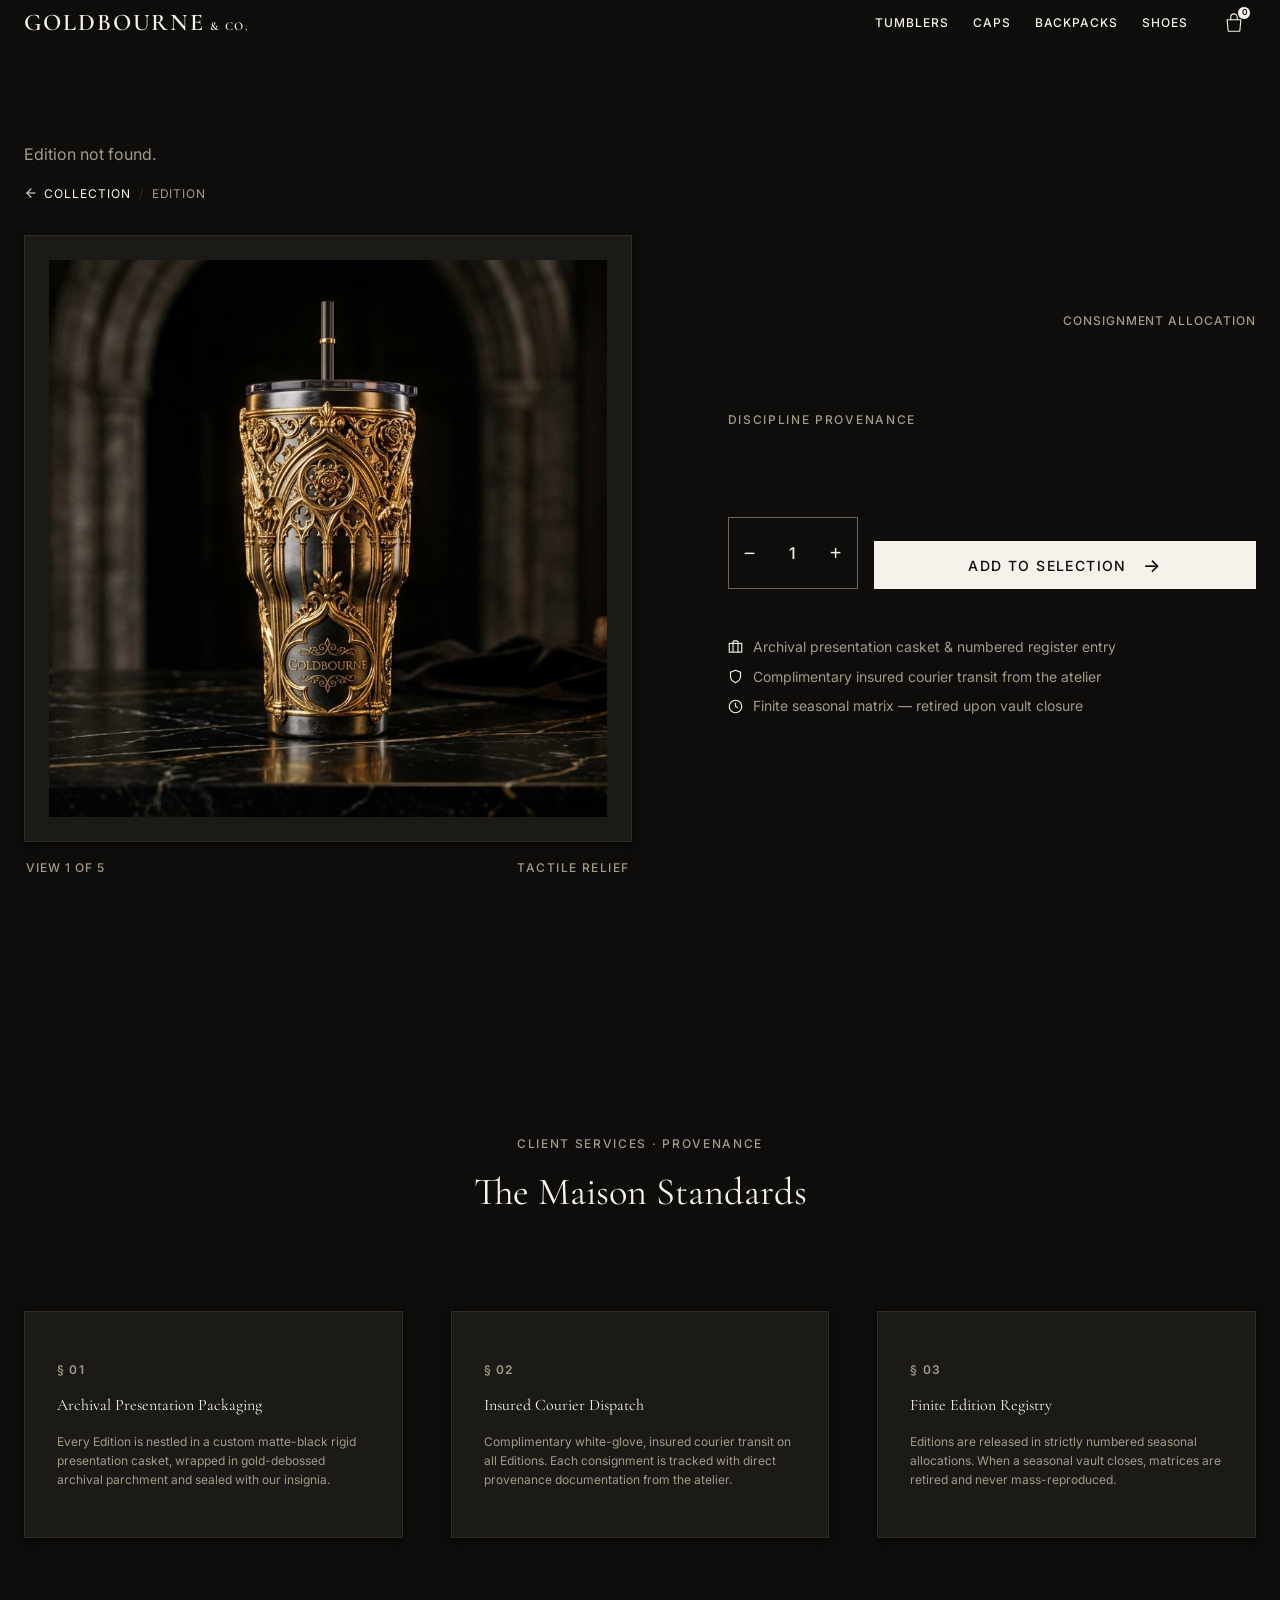
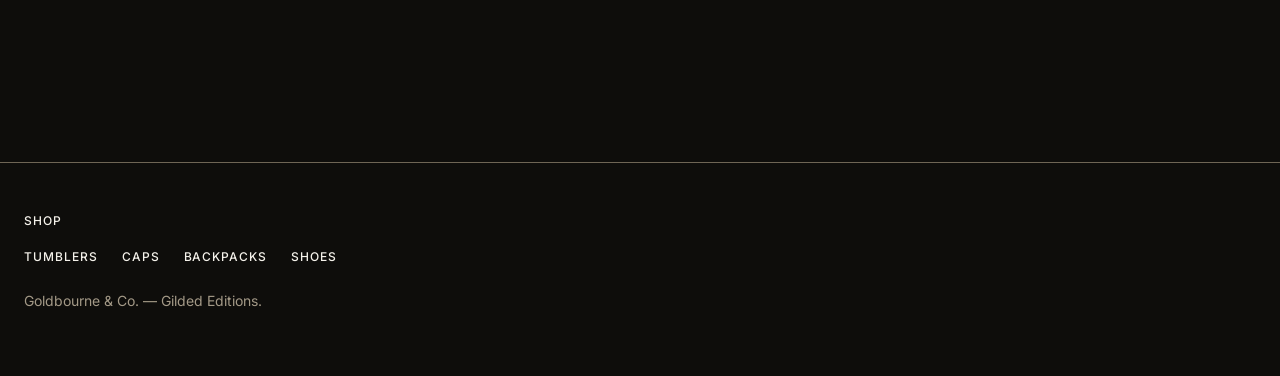
<file: themes/dark-minimal/product.html>
<!DOCTYPE html>
<html lang="en-US">
<head>
<meta charset="utf-8">
<meta name="viewport" content="width=device-width, initial-scale=1">
<title>Edition | Goldbourne &amp; Co.</title>
<link rel="stylesheet" href="/themes/dark-minimal/assets/tokens.css">
<link rel="stylesheet" href="/themes/dark-minimal/assets/base.css">
<link rel="stylesheet" href="/themes/dark-minimal/assets/components.css">
</head>
<body>

<header class="header">
  <div class="wrap header__inner">
    <button class="menu-btn" id="menuToggle" type="button" aria-label="Open menu" aria-controls="menuDrawer" aria-expanded="false">
      <svg class="menu-btn__icon" width="22" height="22" viewBox="0 0 24 24" fill="none" stroke="currentColor" stroke-width="1.15" stroke-linecap="round" stroke-linejoin="round" aria-hidden="true">
        <line x1="3.5" y1="7" x2="20.5" y2="7"></line>
        <line x1="3.5" y1="12" x2="20.5" y2="12"></line>
        <line x1="3.5" y1="17" x2="20.5" y2="17"></line>
      </svg>
    </button>
    <a class="wordmark hover-wght" href="/themes/dark-minimal/index.html">Goldbourne<span class="wordmark__co">&amp; Co.</span></a>
    <div class="header__nav-wrap">
      <nav class="nav" aria-label="Shop">
        <ul class="nav__list" id="typeNav"></ul>
      </nav>
      <button class="cart-btn" id="cartToggle" type="button" aria-label="Open cart (0 items)" aria-controls="cartDrawer" aria-expanded="false">
        <svg class="cart-btn__icon" width="22" height="22" viewBox="0 0 24 24" fill="none" stroke="currentColor" stroke-width="1.2" stroke-linecap="round" stroke-linejoin="round" aria-hidden="true">
          <path d="M4.5 8.5h15l-1.2 12.5H5.7L4.5 8.5z"/>
          <path d="M8.5 8.5V5.5a3.5 3.5 0 0 1 7 0v3"/>
        </svg>
        <span class="cart-btn__count" id="cartCount" aria-hidden="true">0</span>
      </button>
    </div>
  </div>
  <div class="progress" aria-hidden="true"></div>
</header>

<main class="wrap section" id="pdp">
  <p class="muted" id="pdpError" hidden>Edition not found.</p>

  <nav class="pdp-breadcrumb" id="pdpBreadcrumb" aria-label="Breadcrumb" hidden>
    <a class="pdp-breadcrumb__back hover-wght" id="pdpBackLink" href="/themes/dark-minimal/index.html">
      <svg width="14" height="14" viewBox="0 0 24 24" fill="none" stroke="currentColor" stroke-width="1.8" stroke-linecap="round" stroke-linejoin="round" aria-hidden="true">
        <line x1="19" y1="12" x2="5" y2="12"></line>
        <polyline points="12 19 5 12 12 5"></polyline>
      </svg>
      <span id="pdpBackText">Collection</span>
    </a>
    <span class="pdp-breadcrumb__sep" aria-hidden="true">&sol;</span>
    <span class="pdp-breadcrumb__current" id="pdpCrumbCurrent">Edition</span>
  </nav>

  <div class="pdp" id="pdpContent" hidden>
    <!-- Gallery Column -->
    <div class="pdp__gallery-col">
      <div class="pdp-stage" id="pdpStage">
        <div class="pdp-stage__mat">
          <div class="pdp-stage__frame">
            <img class="pdp-stage__img" id="stageImg" src="/themes/dark-minimal/assets/hero-tumbler.jpg" alt="" width="1264" height="1264">
          </div>
        </div>
        <div class="pdp-stage__meta">
          <span class="label muted" id="stageCaption">View 1 of 5</span>
          <span class="pdp-stage__badge" id="stageBadge">Tactile Relief</span>
        </div>
      </div>
      <div class="gallery pdp-gallery" id="gallery" role="region" aria-label="Edition gallery thumbnails"></div>
    </div>

    <!-- Product Dossier Info Column (Sticky) -->
    <div class="pdp__info">
      <div class="pdp__header-meta">
        <p class="section-tag pdp__discipline-tag" id="pdpDisciplineTag"></p>
        <p class="label muted pdp__meta" id="pdpMeta"></p>
      </div>
      <h1 class="pdp__title" id="pdpTitle"></h1>
      <div class="pdp__price-row">
        <span class="pdp__price" id="pdpPrice"></span>
        <s class="price__was pdp__was" id="pdpCompareAt" hidden></s>
        <span class="pdp__allocation-pill" id="pdpAllocation">Consignment Allocation</span>
      </div>

      <div class="pdp__hook-wrap">
        <blockquote class="pdp__hook" id="pdpHook"></blockquote>
      </div>

      <!-- Shared Catalog Description & Discipline Provenance -->
      <div class="pdp__catalog-box" id="pdpCatalogBox">
        <p class="section-tag pdp__catalog-eyebrow" id="pdpCatalogEyebrow">Discipline Provenance</p>
        <p class="pdp__catalog-desc" id="pdpCatalogDesc"></p>
        <div class="pdp__highlights" id="pdpHighlights"></div>
      </div>

      <!-- Variants -->
      <div id="pdpVariants" class="pdp__variants-wrap"></div>

      <!-- Purchasing Actions -->
      <div class="pdp__actions">
        <div class="pdp__qty" role="group" aria-label="Selection Quantity">
          <button type="button" class="pdp__qty-btn" id="pdpQtyMinus" aria-label="Decrease quantity">&minus;</button>
          <input type="number" class="pdp__qty-input" id="pdpQty" value="1" min="1" max="99" aria-label="Quantity">
          <button type="button" class="pdp__qty-btn" id="pdpQtyPlus" aria-label="Increase quantity">&plus;</button>
        </div>
        <button class="btn btn--pdp-add" type="button" id="pdpAdd">
          <span>Add to Selection</span>
          <span class="pdp-add__arrow" aria-hidden="true">&rarr;</span>
        </button>
      </div>

      <!-- Maison Client Promises -->
      <ul class="pdp__perks">
        <li class="pdp__perk-item">
          <svg width="15" height="15" viewBox="0 0 24 24" fill="none" stroke="currentColor" stroke-width="1.8" aria-hidden="true">
            <rect x="2" y="7" width="20" height="14" rx="0" ry="0"/>
            <path d="M16 21V5a2 2 0 0 0-2-2h-4a2 2 0 0 0-2 2v16"/>
          </svg>
          Archival presentation casket &amp; numbered register entry
        </li>
        <li class="pdp__perk-item">
          <svg width="15" height="15" viewBox="0 0 24 24" fill="none" stroke="currentColor" stroke-width="1.8" aria-hidden="true">
            <path d="M12 22s8-4 8-10V5l-8-3-8 3v7c0 6 8 10 8 10z"/>
          </svg>
          Complimentary insured courier transit from the atelier
        </li>
        <li class="pdp__perk-item">
          <svg width="15" height="15" viewBox="0 0 24 24" fill="none" stroke="currentColor" stroke-width="1.8" aria-hidden="true">
            <circle cx="12" cy="12" r="10"/>
            <polyline points="12 6 12 12 16 14"/>
          </svg>
          Finite seasonal matrix &mdash; retired upon vault closure
        </li>
      </ul>
    </div>
  </div>

  <!-- Deep Dossier Sections -->
  <div class="pdp__dossier-wrap" id="pdpSectionsWrap" hidden>
    <div class="pdp-dossier" id="pdpSections"></div>
  </div>

  <!-- The Maison Standards Strip -->
  <section class="section standards pdp-standards" aria-label="Maison Standards">
    <div class="standards__intro">
      <p class="section-tag">Client Services &middot; Provenance</p>
      <h2 class="standards__title">The Maison Standards</h2>
    </div>
    <div class="standards__grid">
      <div class="standards__card">
        <div class="standards__marker" aria-hidden="true">&sect; 01</div>
        <h3 class="standards__heading">Archival Presentation Packaging</h3>
        <p class="standards__text">
          Every Edition is nestled in a custom matte-black rigid presentation casket, wrapped in gold-debossed archival parchment and sealed with our insignia.
        </p>
      </div>
      <div class="standards__card">
        <div class="standards__marker" aria-hidden="true">&sect; 02</div>
        <h3 class="standards__heading">Insured Courier Dispatch</h3>
        <p class="standards__text">
          Complimentary white-glove, insured courier transit on all Editions. Each consignment is tracked with direct provenance documentation from the atelier.
        </p>
      </div>
      <div class="standards__card">
        <div class="standards__marker" aria-hidden="true">&sect; 03</div>
        <h3 class="standards__heading">Finite Edition Registry</h3>
        <p class="standards__text">
          Editions are released in strictly numbered seasonal allocations. When a seasonal vault closes, matrices are retired and never mass-reproduced.
        </p>
      </div>
    </div>
  </section>

  <!-- Curated Related Editions Section -->
  <section class="section preview pdp-related" id="pdpRelated" aria-label="Related Editions" hidden>
    <div class="preview__header">
      <div>
        <p class="preview__eyebrow" id="pdpRelatedEyebrow">Archive Additions</p>
        <h2 class="preview__heading" id="pdpRelatedTitle">Related Editions from the Archive</h2>
        <p class="preview__lead" id="pdpRelatedLead">Sister silhouettes sharing this discipline&rsquo;s ornamental and material parameters.</p>
      </div>
    </div>
    <div class="grid" id="pdpRelatedGrid"></div>
  </section>
</main>

<footer class="footer">
  <div class="wrap">
    <p class="label">Shop</p>
    <ul class="footer__list" id="footerNav"></ul>
    <p class="muted footer__legal">Goldbourne &amp; Co. — Gilded Editions.</p>
  </div>
</footer>

<!-- Menu Drawer (Slide-over Left) -->
<div class="menu-backdrop" id="menuBackdrop" aria-hidden="true" hidden></div>
<aside class="menu-drawer" id="menuDrawer" role="dialog" aria-modal="true" aria-label="Navigation Menu" aria-hidden="true" tabindex="-1" hidden>
  <div class="menu-drawer__header">
    <span class="menu-drawer__eyebrow">Maison Index</span>
    <button class="menu-drawer__close" id="menuClose" type="button" aria-label="Close menu">
      <svg width="20" height="20" viewBox="0 0 24 24" fill="none" stroke="currentColor" stroke-width="1.6" stroke-linecap="round" stroke-linejoin="round" aria-hidden="true">
        <line x1="18" y1="6" x2="6" y2="18"></line>
        <line x1="6" y1="6" x2="18" y2="18"></line>
      </svg>
    </button>
  </div>
  <div class="menu-drawer__body">
    <p class="menu-drawer__tag">Curated Disciplines</p>
    <nav class="menu-drawer__nav" aria-label="Mobile Navigation">
      <ul class="menu-drawer__list" id="mobileMenuNav"></ul>
    </nav>
    <div class="menu-drawer__footer">
      <p class="menu-drawer__brand">Goldbourne &amp; Co.</p>
      <p class="menu-drawer__motto">Ceremonial Vessels &amp; Archival Artifacts</p>
    </div>
  </div>
</aside>

<!-- Cart Drawer (Slide-over) -->
<div class="cart-backdrop" id="cartBackdrop" aria-hidden="true"></div>
<aside class="cart-drawer" id="cartDrawer" role="dialog" aria-modal="true" aria-labelledby="cartDrawerTitle" aria-hidden="true" tabindex="-1">
  <div class="cart-drawer__header">
    <div class="cart-drawer__title-wrap">
      <h2 class="cart-drawer__title" id="cartDrawerTitle">Your Selection</h2>
      <span class="cart-drawer__count-pill" id="cartDrawerCount">(0 items)</span>
    </div>
    <button class="cart-drawer__close" id="cartClose" type="button" aria-label="Close cart">
      <svg width="20" height="20" viewBox="0 0 24 24" fill="none" stroke="currentColor" stroke-width="1.75" stroke-linecap="round" stroke-linejoin="round" aria-hidden="true">
        <line x1="18" y1="6" x2="6" y2="18"></line>
        <line x1="6" y1="6" x2="18" y2="18"></line>
      </svg>
    </button>
  </div>

  <div class="cart-drawer__body">
    <div class="cart-items" id="cartItemsList"></div>

    <section class="cart-recs" id="cartRecs" aria-label="Curated Recommendations">
      <div class="cart-recs__header">
        <p class="cart-recs__tag">Curated Additions</p>
        <h3 class="cart-recs__title">Gợi ý sản phẩm tuyển chọn</h3>
      </div>
      <div class="cart-recs__list" id="cartRecsList"></div>
    </section>
  </div>

  <div class="cart-drawer__footer" id="cartFooter">
    <div class="cart-drawer__summary">
      <div class="cart-drawer__row">
        <span class="cart-drawer__label">Subtotal</span>
        <span class="cart-drawer__value" id="cartSubtotal">$0.00</span>
      </div>
      <p class="cart-drawer__perk">
        <svg width="14" height="14" viewBox="0 0 24 24" fill="none" stroke="currentColor" stroke-width="1.8" aria-hidden="true">
          <path d="M12 22s8-4 8-10V5l-8-3-8 3v7c0 6 8 10 8 10z"/>
        </svg>
        Complimentary insured courier transit &amp; presentation casket
      </p>
    </div>
    <button class="btn btn--checkout" id="cartCheckout" type="button">
      <span>Proceed to Checkout</span>
      <span class="checkout-arrow" aria-hidden="true">&rarr;</span>
    </button>
    <button class="cart-drawer__continue" id="cartContinue" type="button">
      Continue Discovering
    </button>
  </div>
</aside>

<!-- Checkout Confirmation Dialog -->
<div class="cart-checkout-modal" id="cartCheckoutModal" role="dialog" aria-modal="true" aria-labelledby="checkoutModalTitle">
  <div class="cart-checkout-box">
    <p class="cart-checkout-box__tag">Client Consignment Registry</p>
    <h3 class="cart-checkout-box__title" id="checkoutModalTitle">Order Allocation Initiated</h3>
    <div class="cart-checkout-box__ref" id="checkoutRef">ALLOC-GB26-0000</div>
    <p class="cart-checkout-box__desc" id="checkoutSummary">0 Editions reserved.</p>
    <p class="cart-checkout-box__desc">
      Your consignment allocation is securely confirmed. Archival presentation packaging and insured transit documentation will dispatch to your private register.
    </p>
    <button class="btn" id="checkoutFinish" type="button">Confirm Order</button>
    <button class="cart-drawer__continue" id="checkoutDismiss" type="button">Return to Selection</button>
  </div>
</div>

<script type="module" src="/themes/dark-minimal/assets/product.js"></script>
</body>
</html>
</file>
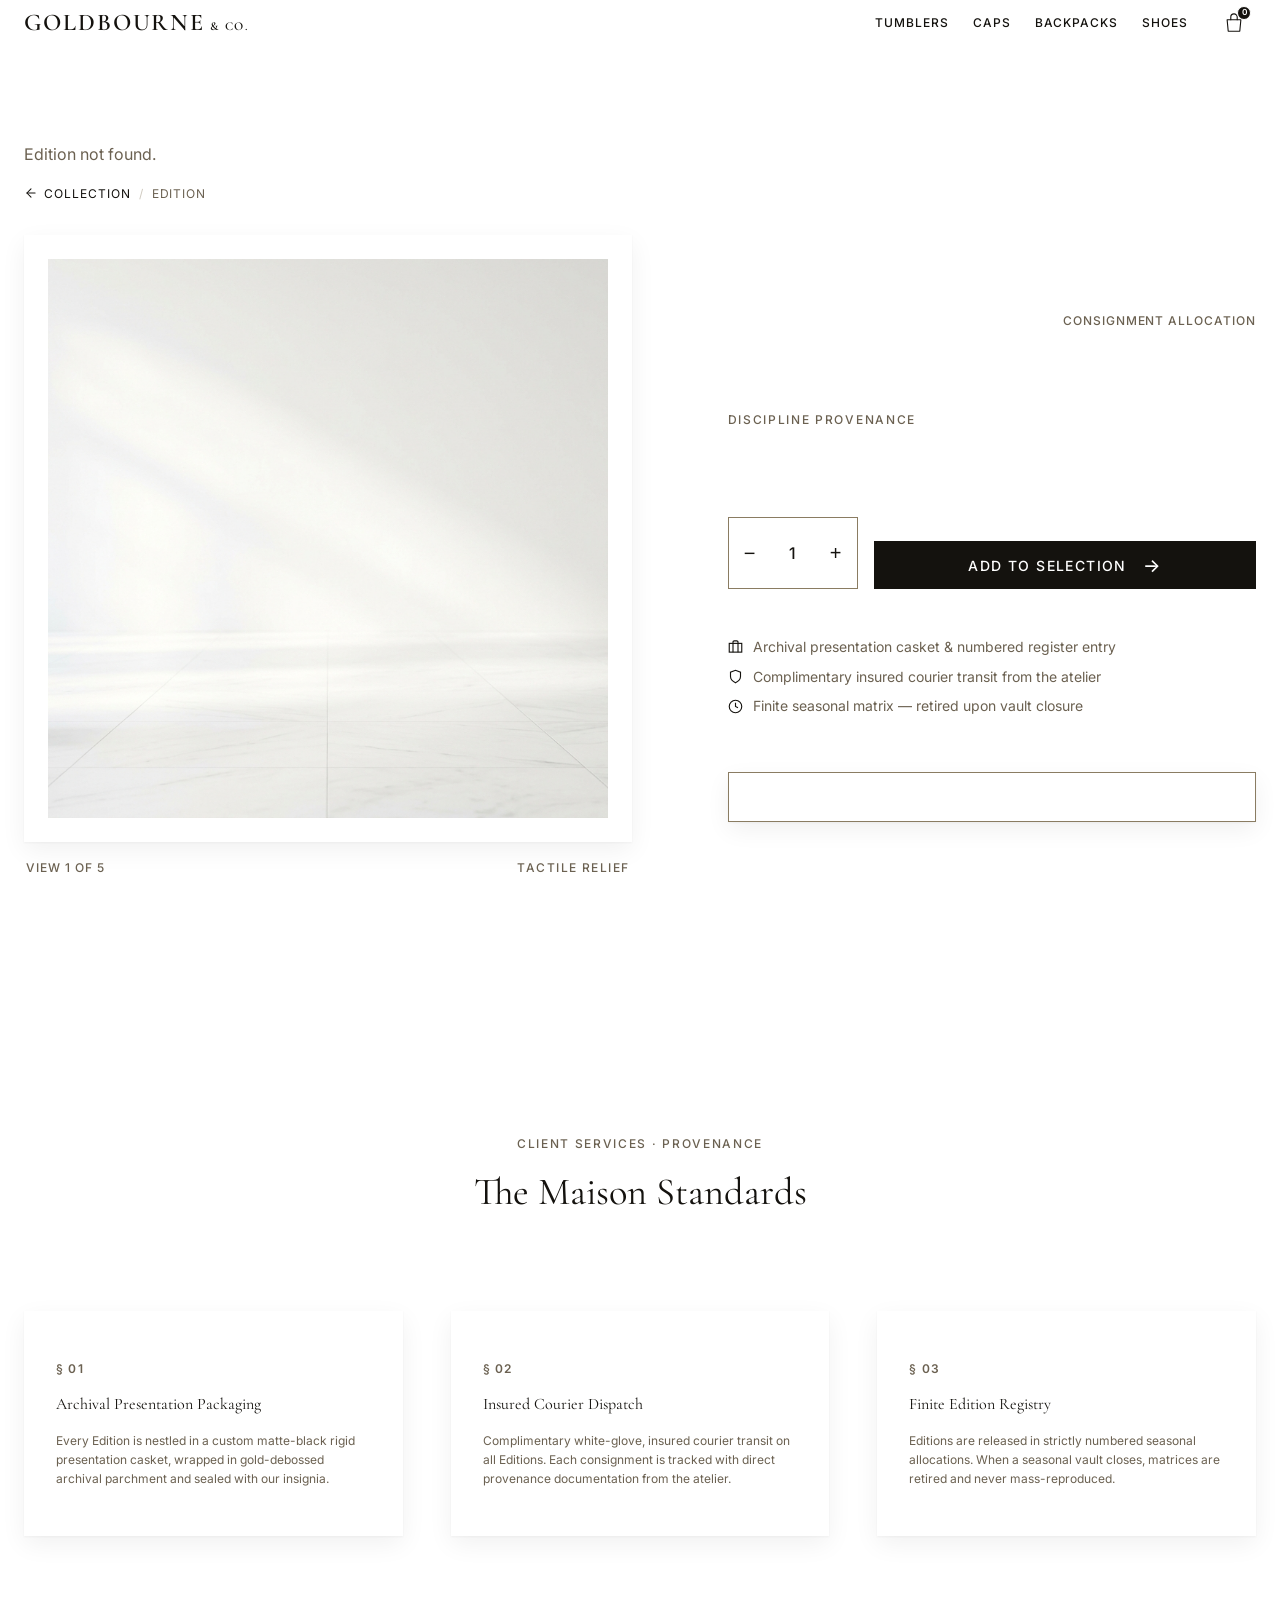
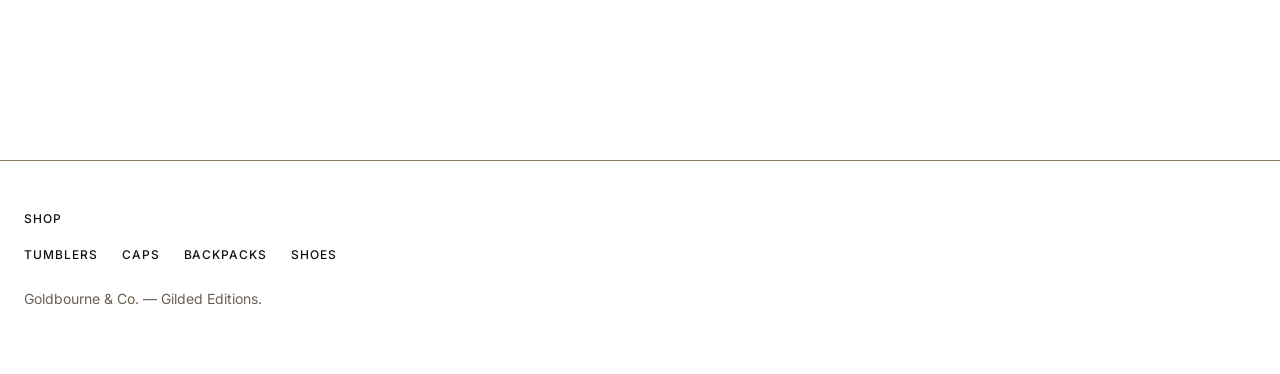
<file: themes/light-minimal/product.html>
<!DOCTYPE html>
<html lang="en-US">
<head>
<meta charset="utf-8">
<meta name="viewport" content="width=device-width, initial-scale=1">
<title>Edition | Goldbourne &amp; Co.</title>
<link rel="stylesheet" href="/themes/light-minimal/assets/tokens.css">
<link rel="stylesheet" href="/themes/light-minimal/assets/base.css">
<link rel="stylesheet" href="/themes/light-minimal/assets/components.css">
</head>
<body>

<header class="header">
  <div class="wrap header__inner">
    <button class="menu-btn" id="menuToggle" type="button" aria-label="Open menu" aria-controls="menuDrawer" aria-expanded="false">
      <svg class="menu-btn__icon" width="22" height="22" viewBox="0 0 24 24" fill="none" stroke="currentColor" stroke-width="1.15" stroke-linecap="round" stroke-linejoin="round" aria-hidden="true">
        <line x1="3.5" y1="7" x2="20.5" y2="7"></line>
        <line x1="3.5" y1="12" x2="20.5" y2="12"></line>
        <line x1="3.5" y1="17" x2="20.5" y2="17"></line>
      </svg>
    </button>
    <a class="wordmark hover-wght" href="/themes/light-minimal/index.html">Goldbourne<span class="wordmark__co">&amp; Co.</span></a>
    <div class="header__nav-wrap">
      <nav class="nav" aria-label="Shop">
        <ul class="nav__list" id="typeNav"></ul>
      </nav>
      <button class="cart-btn" id="cartToggle" type="button" aria-label="Open cart (0 items)" aria-controls="cartDrawer" aria-expanded="false">
        <svg class="cart-btn__icon" width="22" height="22" viewBox="0 0 24 24" fill="none" stroke="currentColor" stroke-width="1.2" stroke-linecap="round" stroke-linejoin="round" aria-hidden="true">
          <path d="M4.5 8.5h15l-1.2 12.5H5.7L4.5 8.5z"/>
          <path d="M8.5 8.5V5.5a3.5 3.5 0 0 1 7 0v3"/>
        </svg>
        <span class="cart-btn__count" id="cartCount" aria-hidden="true">0</span>
      </button>
    </div>
  </div>
  <div class="progress" aria-hidden="true"></div>
</header>

<main class="wrap section" id="pdp">
  <p class="muted" id="pdpError" hidden>Edition not found.</p>

  <nav class="pdp-breadcrumb" id="pdpBreadcrumb" aria-label="Breadcrumb" hidden>
    <a class="pdp-breadcrumb__back hover-wght" id="pdpBackLink" href="/themes/light-minimal/index.html">
      <svg width="14" height="14" viewBox="0 0 24 24" fill="none" stroke="currentColor" stroke-width="1.8" stroke-linecap="round" stroke-linejoin="round" aria-hidden="true">
        <line x1="19" y1="12" x2="5" y2="12"></line>
        <polyline points="12 19 5 12 12 5"></polyline>
      </svg>
      <span id="pdpBackText">Collection</span>
    </a>
    <span class="pdp-breadcrumb__sep" aria-hidden="true">&sol;</span>
    <span class="pdp-breadcrumb__current" id="pdpCrumbCurrent">Edition</span>
  </nav>

  <div class="pdp" id="pdpContent" hidden>
    <!-- Gallery Column -->
    <div class="pdp__gallery-col">
      <div class="pdp-stage" id="pdpStage">
        <div class="pdp-stage__mat">
          <div class="pdp-stage__frame">
            <img class="pdp-stage__img" id="stageImg" src="/themes/light-minimal/assets/hero-tumbler.jpg" alt="" width="1264" height="1264">
          </div>
        </div>
        <div class="pdp-stage__meta">
          <span class="label muted" id="stageCaption">View 1 of 5</span>
          <span class="pdp-stage__badge" id="stageBadge">Tactile Relief</span>
        </div>
      </div>
      <div class="gallery pdp-gallery" id="gallery" role="region" aria-label="Edition gallery thumbnails"></div>
    </div>

    <!-- Product Dossier Info Column (Sticky) -->
    <div class="pdp__info">
      <div class="pdp__header-meta">
        <p class="section-tag pdp__discipline-tag" id="pdpDisciplineTag"></p>
        <p class="label muted pdp__meta" id="pdpMeta"></p>
      </div>
      <h1 class="pdp__title" id="pdpTitle"></h1>
      <div class="pdp__price-row">
        <span class="pdp__price" id="pdpPrice"></span>
        <s class="price__was pdp__was" id="pdpCompareAt" hidden></s>
        <span class="pdp__allocation-pill" id="pdpAllocation">Consignment Allocation</span>
      </div>

      <div class="pdp__hook-wrap">
        <blockquote class="pdp__hook" id="pdpHook"></blockquote>
      </div>

      <!-- Shared Catalog Description & Discipline Provenance -->
      <div class="pdp__catalog-box" id="pdpCatalogBox">
        <p class="section-tag pdp__catalog-eyebrow" id="pdpCatalogEyebrow">Discipline Provenance</p>
        <p class="pdp__catalog-desc" id="pdpCatalogDesc"></p>
        <div class="pdp__highlights" id="pdpHighlights"></div>
      </div>

      <!-- Variants -->
      <div id="pdpVariants" class="pdp__variants-wrap"></div>

      <!-- Purchasing Actions -->
      <div class="pdp__actions">
        <div class="pdp__qty" role="group" aria-label="Selection Quantity">
          <button type="button" class="pdp__qty-btn" id="pdpQtyMinus" aria-label="Decrease quantity">&minus;</button>
          <input type="number" class="pdp__qty-input" id="pdpQty" value="1" min="1" max="99" aria-label="Quantity">
          <button type="button" class="pdp__qty-btn" id="pdpQtyPlus" aria-label="Increase quantity">&plus;</button>
        </div>
        <button class="btn btn--pdp-add" type="button" id="pdpAdd">
          <span>Add to Selection</span>
          <span class="pdp-add__arrow" aria-hidden="true">&rarr;</span>
        </button>
      </div>

      <!-- Maison Client Promises -->
      <ul class="pdp__perks">
        <li class="pdp__perk-item">
          <svg width="15" height="15" viewBox="0 0 24 24" fill="none" stroke="currentColor" stroke-width="1.8" aria-hidden="true">
            <rect x="2" y="7" width="20" height="14" rx="0" ry="0"/>
            <path d="M16 21V5a2 2 0 0 0-2-2h-4a2 2 0 0 0-2 2v16"/>
          </svg>
          Archival presentation casket &amp; numbered register entry
        </li>
        <li class="pdp__perk-item">
          <svg width="15" height="15" viewBox="0 0 24 24" fill="none" stroke="currentColor" stroke-width="1.8" aria-hidden="true">
            <path d="M12 22s8-4 8-10V5l-8-3-8 3v7c0 6 8 10 8 10z"/>
          </svg>
          Complimentary insured courier transit from the atelier
        </li>
        <li class="pdp__perk-item">
          <svg width="15" height="15" viewBox="0 0 24 24" fill="none" stroke="currentColor" stroke-width="1.8" aria-hidden="true">
            <circle cx="12" cy="12" r="10"/>
            <polyline points="12 6 12 12 16 14"/>
          </svg>
          Finite seasonal matrix &mdash; retired upon vault closure
        </li>
      </ul>

      <!-- Ensemble Upsell Compact Widget -->
      <section class="pdp-bundle-widget" id="pdpBundleWidget" aria-label="Ensemble Offer" hidden></section>
    </div>
  </div>

  <!-- Deep Dossier Sections -->
  <div class="pdp__dossier-wrap" id="pdpSectionsWrap" hidden>
    <div class="pdp-dossier" id="pdpSections"></div>
  </div>

  <!-- The Maison Standards Strip -->
  <section class="section standards pdp-standards" aria-label="Maison Standards">
    <div class="standards__intro">
      <p class="section-tag">Client Services &middot; Provenance</p>
      <h2 class="standards__title">The Maison Standards</h2>
    </div>
    <div class="standards__grid">
      <div class="standards__card">
        <div class="standards__marker" aria-hidden="true">&sect; 01</div>
        <h3 class="standards__heading">Archival Presentation Packaging</h3>
        <p class="standards__text">
          Every Edition is nestled in a custom matte-black rigid presentation casket, wrapped in gold-debossed archival parchment and sealed with our insignia.
        </p>
      </div>
      <div class="standards__card">
        <div class="standards__marker" aria-hidden="true">&sect; 02</div>
        <h3 class="standards__heading">Insured Courier Dispatch</h3>
        <p class="standards__text">
          Complimentary white-glove, insured courier transit on all Editions. Each consignment is tracked with direct provenance documentation from the atelier.
        </p>
      </div>
      <div class="standards__card">
        <div class="standards__marker" aria-hidden="true">&sect; 03</div>
        <h3 class="standards__heading">Finite Edition Registry</h3>
        <p class="standards__text">
          Editions are released in strictly numbered seasonal allocations. When a seasonal vault closes, matrices are retired and never mass-reproduced.
        </p>
      </div>
    </div>
  </section>

  <!-- The Complete Ensemble Showcase Section -->
  <section class="section pdp-ensemble" id="pdpEnsemble" aria-label="The Complete Ensemble" hidden>
    <div class="pdp-ensemble__header">
      <p class="section-tag" id="ensembleEyebrow">Curated Syndicate &middot; Synergistic Disciplines</p>
      <h2 class="preview__heading" id="ensembleTitle">The Complete Ensemble</h2>
      <p class="preview__lead" id="ensembleLead"></p>
    </div>
    <div class="pdp-ensemble__grid" id="ensembleGrid"></div>
    <div class="pdp-ensemble__footer" id="ensembleFooter"></div>
  </section>

  <!-- Curated Related Editions Section -->
  <section class="section preview pdp-related" id="pdpRelated" aria-label="Related Editions" hidden>
    <div class="preview__header">
      <div>
        <p class="preview__eyebrow" id="pdpRelatedEyebrow">Archive Additions</p>
        <h2 class="preview__heading" id="pdpRelatedTitle">Related Editions from the Archive</h2>
        <p class="preview__lead" id="pdpRelatedLead">Sister silhouettes sharing this discipline&rsquo;s ornamental and material parameters.</p>
      </div>
    </div>
    <div class="grid" id="pdpRelatedGrid"></div>
  </section>
</main>

<footer class="footer">
  <div class="wrap">
    <p class="label">Shop</p>
    <ul class="footer__list" id="footerNav"></ul>
    <p class="muted footer__legal">Goldbourne &amp; Co. — Gilded Editions.</p>
  </div>
</footer>

<!-- Menu Drawer (Slide-over Left) -->
<div class="menu-backdrop" id="menuBackdrop" aria-hidden="true" hidden></div>
<aside class="menu-drawer" id="menuDrawer" role="dialog" aria-modal="true" aria-label="Navigation Menu" aria-hidden="true" tabindex="-1" hidden>
  <div class="menu-drawer__header">
    <span class="menu-drawer__eyebrow">Maison Index</span>
    <button class="menu-drawer__close" id="menuClose" type="button" aria-label="Close menu">
      <svg width="20" height="20" viewBox="0 0 24 24" fill="none" stroke="currentColor" stroke-width="1.6" stroke-linecap="round" stroke-linejoin="round" aria-hidden="true">
        <line x1="18" y1="6" x2="6" y2="18"></line>
        <line x1="6" y1="6" x2="18" y2="18"></line>
      </svg>
    </button>
  </div>
  <div class="menu-drawer__body">
    <p class="menu-drawer__tag">Curated Disciplines</p>
    <nav class="menu-drawer__nav" aria-label="Mobile Navigation">
      <ul class="menu-drawer__list" id="mobileMenuNav"></ul>
    </nav>
    <div class="menu-drawer__footer">
      <p class="menu-drawer__brand">Goldbourne &amp; Co.</p>
      <p class="menu-drawer__motto">Ceremonial Vessels &amp; Archival Artifacts</p>
    </div>
  </div>
</aside>

<!-- Cart Drawer (Slide-over) -->
<div class="cart-backdrop" id="cartBackdrop" aria-hidden="true"></div>
<aside class="cart-drawer" id="cartDrawer" role="dialog" aria-modal="true" aria-labelledby="cartDrawerTitle" aria-hidden="true" tabindex="-1">
  <div class="cart-drawer__header">
    <div class="cart-drawer__title-wrap">
      <h2 class="cart-drawer__title" id="cartDrawerTitle">Your Selection</h2>
      <span class="cart-drawer__count-pill" id="cartDrawerCount">(0 items)</span>
    </div>
    <button class="cart-drawer__close" id="cartClose" type="button" aria-label="Close cart">
      <svg width="20" height="20" viewBox="0 0 24 24" fill="none" stroke="currentColor" stroke-width="1.75" stroke-linecap="round" stroke-linejoin="round" aria-hidden="true">
        <line x1="18" y1="6" x2="6" y2="18"></line>
        <line x1="6" y1="6" x2="18" y2="18"></line>
      </svg>
    </button>
  </div>

  <div class="cart-drawer__body">
    <div class="cart-items" id="cartItemsList"></div>

    <section class="cart-recs" id="cartRecs" aria-label="Curated Recommendations">
      <div class="cart-recs__header">
        <p class="cart-recs__tag">Curated Additions</p>
        <h3 class="cart-recs__title">Gợi ý sản phẩm tuyển chọn</h3>
      </div>
      <div class="cart-recs__list" id="cartRecsList"></div>
    </section>
  </div>

  <div class="cart-drawer__footer" id="cartFooter">
    <div class="cart-drawer__summary">
      <div class="cart-drawer__row">
        <span class="cart-drawer__label">Subtotal</span>
        <span class="cart-drawer__value" id="cartSubtotal">$0.00</span>
      </div>
      <p class="cart-drawer__perk">
        <svg width="14" height="14" viewBox="0 0 24 24" fill="none" stroke="currentColor" stroke-width="1.8" aria-hidden="true">
          <path d="M12 22s8-4 8-10V5l-8-3-8 3v7c0 6 8 10 8 10z"/>
        </svg>
        Complimentary insured courier transit &amp; presentation casket
      </p>
    </div>
    <button class="btn btn--checkout" id="cartCheckout" type="button">
      <span>Proceed to Checkout</span>
      <span class="checkout-arrow" aria-hidden="true">&rarr;</span>
    </button>
    <button class="cart-drawer__continue" id="cartContinue" type="button">
      Continue Discovering
    </button>
  </div>
</aside>

<!-- Checkout Confirmation Dialog -->
<div class="cart-checkout-modal" id="cartCheckoutModal" role="dialog" aria-modal="true" aria-labelledby="checkoutModalTitle">
  <div class="cart-checkout-box">
    <p class="cart-checkout-box__tag">Client Consignment Registry</p>
    <h3 class="cart-checkout-box__title" id="checkoutModalTitle">Order Allocation Initiated</h3>
    <div class="cart-checkout-box__ref" id="checkoutRef">ALLOC-GB26-0000</div>
    <p class="cart-checkout-box__desc" id="checkoutSummary">0 Editions reserved.</p>
    <p class="cart-checkout-box__desc">
      Your consignment allocation is securely confirmed. Archival presentation packaging and insured transit documentation will dispatch to your private register.
    </p>
    <button class="btn" id="checkoutFinish" type="button">Confirm Order</button>
    <button class="cart-drawer__continue" id="checkoutDismiss" type="button">Return to Selection</button>
  </div>
</div>

<script type="module" src="/themes/light-minimal/assets/product.js"></script>
</body>
</html>
</file>
<file: themes/dark-minimal/assets/tokens.css>
/*
  Nơi DUY NHẤT chứa mã màu và giá trị shadow của theme dark-minimal.
  Contrast AAA/AA cho nền tối obsidian ấm (#0E0D0B).
*/
:root {
  --bg: #0E0D0B;
  --fg: #F5F2EB;          /* 17.37:1 — AAA */
  --muted: #A39987;       /* 6.90:1 — AA */
  --accent: #F5F2EB;      /* 17.37:1 — AAA. Trắng ngà sắc nét nổi bật trên nền tối */
  --accent-fg: #0E0D0B;   /* 17.37:1 trên --accent */
  --border: #6E6555;      /* 3.38:1 — viền tách biệt khung sản phẩm và đường phân cách */

  /* 8.03:1 — CHỈ hairline trang trí */
  --gold: #C9A227;

  /* Lớp bề mặt thẻ (cards/plinth) để phân biệt rõ ràng với nền trang --bg */
  --surface: #1C1A17;

  --font-heading: 'Cormorant Garamond', Georgia, serif;
  --font-body: 'Inter', system-ui, -apple-system, sans-serif;

  --fs-1: 0.75rem;
  --fs-2: 0.875rem;
  --fs-3: 1rem;
  --fs-4: 1.125rem;
  --fs-5: 1.5rem;
  --fs-6: 2rem;
  --fs-7: 3rem;
  --fs-9: 4.5rem;

  --space-1: 0.5rem;
  --space-2: 1rem;
  --space-3: 1.5rem;
  --space-4: 2rem;
  --space-5: 3rem;
  --space-6: 6rem;
  --space-7: 8rem;

  --mat: 1.5rem;          /* 24px — padding thẻ ở desktop */
  --mat-hero: 4rem;
  --radius: 0;
  --maxw: 1400px;

  /* Tủ trưng bày trong bóng tối: độ sâu mềm mại, mờ rộng, tách khỏi nền */
  --shadow-sm: 0 2px 8px rgba(0, 0, 0, .45), 0 1px 2px rgba(0, 0, 0, .30);
  --shadow-md: 0 8px 30px rgba(0, 0, 0, .65), 0 2px 8px rgba(0, 0, 0, .40);

  --dur: 350ms;
  --dur-slow: 700ms;
  --ease-lux: cubic-bezier(0.16, 1, 0.3, 1);
}
</file>
<file: themes/dark-minimal/assets/base.css>
@import url('https://fonts.googleapis.com/css2?family=Cormorant+Garamond:wght@300..700&family=Inter:wght@300..700&display=swap');

*, *::before, *::after { box-sizing: border-box; }

/*
  Header dính (components.css .header) và co lại khi cuộn qua hero:
    - ≥560px viewport: 46px
    - <560px: 89px
*/
html { scroll-behavior: smooth; scroll-padding-top: 89px; }

@media (min-width: 560px) {
  html { scroll-padding-top: 46px; }
}

body {
  margin: 0;
  background: var(--bg);
  color: var(--fg);
  font-family: var(--font-body);
  font-weight: 400;
  font-size: var(--fs-3);
  line-height: 1.6;
  -webkit-font-smoothing: antialiased;
}

h1, h2 {
  font-family: var(--font-heading);
  font-weight: 400;
  line-height: 1.2;
  margin: 0;
}

h1 { font-size: clamp(var(--fs-7), 6vw, var(--fs-9)); }
h2 { font-size: clamp(var(--fs-6), 3vw, var(--fs-7)); }

/* Wordmark là ngoại lệ duy nhất dùng weight 600 */
.wordmark {
  font-family: var(--font-heading);
  font-weight: 600;
  font-size: var(--fs-5);
  text-transform: uppercase;
  letter-spacing: 0.08em;
  color: var(--accent);
}

h3 {
  font-family: var(--font-body);
  font-weight: 500;
  font-size: var(--fs-3);
  margin: 0;
}

p { margin: 0 0 var(--space-2); }

a { color: inherit; text-decoration: none; }
a:focus-visible, button:focus-visible {
  outline: 2px solid var(--accent);
  outline-offset: 2px;
}

img { display: block; max-width: 100%; }

.wrap { max-width: var(--maxw); margin-inline: auto; padding-inline: var(--space-3); }
@media (max-width: 599px) {
  .wrap { padding-inline: 1rem; }
}
.section { padding-block: var(--space-6); }

/* Nhãn dòng sản phẩm và họ style — Inter 500 */
.label {
  font-family: var(--font-body);
  font-weight: 500;
  font-size: var(--fs-1);
  text-transform: uppercase;
  letter-spacing: 0.08em;
}

.muted { color: var(--muted); }

.visually-hidden {
  position: absolute; width: 1px; height: 1px;
  overflow: hidden; clip: rect(0 0 0 0); white-space: nowrap;
}

/* Motion: Mặc định là hiện */
.reveal { opacity: 1; }

@media (prefers-reduced-motion: no-preference) {
  @supports (animation-timeline: view()) {
    @keyframes reveal-in {
      from { opacity: 0; transform: translateY(1.5rem); }
      to   { opacity: 1; transform: none; }
    }
    .reveal {
      animation: reveal-in linear both;
      animation-timeline: view();
      animation-range: entry 0% cover 35%;
    }
  }

  .js-reveal { opacity: 0; transform: translateY(1.5rem);
               transition: opacity var(--dur) var(--ease-lux), transform var(--dur) var(--ease-lux); }
  .js-reveal.is-in { opacity: 1; transform: none; }
}

/* Variable Font Hover */
.hover-wght { transition: font-weight var(--dur) var(--ease-lux); }
.hover-wght:hover, .hover-wght:focus-visible { font-weight: 600; }
.wordmark.hover-wght:hover, .wordmark.hover-wght:focus-visible { font-weight: 700; }

/* Vertical Cut Reveal */
.cut { display: inline-block; overflow: hidden; vertical-align: bottom; }
.cut__in { display: inline-block; }

@media (prefers-reduced-motion: no-preference) {
  @keyframes cut-up {
    from { transform: translateY(100%); }
    to   { transform: none; }
  }
  .cut__in {
    animation: cut-up var(--dur-slow) var(--ease-lux) backwards;
    animation-delay: calc(var(--i, 0) * 60ms);
  }
}

@media (prefers-reduced-motion: reduce) {
  html { scroll-behavior: auto; }
  *, *::before, *::after {
    animation-duration: 0.01ms !important;
    animation-iteration-count: 1 !important;
    transition-duration: 0.01ms !important;
  }
}
</file>
<file: themes/dark-minimal/assets/components.css>
/* ---- Lưới sản phẩm (spec §5.3) ---- */
.grid {
  display: grid;
  grid-template-columns: repeat(2, 1fr);
  gap: 0.75rem;
}

/* Item đầu tiên đứng 1 mình 1 dòng */
.grid > .card:first-child {
  grid-column: 1 / -1;
}

@media (min-width: 768px) {
  .grid { grid-template-columns: repeat(2, 1fr); gap: var(--space-3); }
}

@media (min-width: 1280px) {
  .grid { grid-template-columns: repeat(3, 1fr); gap: var(--space-4); }
  .grid > .card:first-child { grid-column: auto; }
}

/* Thông báo khi dải rỗng (products.json không nạp được) — chiếm trọn hàng, không kẹt vào 1 cột. */
.grid__empty { grid-column: 1 / -1; }

/* ---- Thẻ Passepartout (spec §3.1) ---- */
.card {
  display: flex;
  flex-direction: column;
  color: inherit;
  text-decoration: none;
}

/*
  Thẻ trắng trên trang trắng là vô hình — shadow ở đây là CHỨC NĂNG, không
  phải trang trí. Đây đúng là thứ spec 01/10 không thể có vì Swiss cấm shadow.
*/
.card__mat {
  position: relative;
  padding: 0;
  background: var(--surface);
  border: 1px solid rgba(245, 242, 235, 0.08);
  box-shadow: var(--shadow-sm);
  transition: box-shadow var(--dur) var(--ease-lux), transform var(--dur) var(--ease-lux), border-color var(--dur) var(--ease-lux);
  overflow: hidden;
}

@media (min-width: 768px)  { .card__mat { padding: 0; } }
@media (min-width: 1280px) { .card__mat { padding: 0; } }

.card:hover .card__mat,
.card:focus-visible .card__mat {
  box-shadow: var(--shadow-md);
  transform: translateY(-4px);
  border-color: rgba(245, 242, 235, 0.22);
}

/* Hai ảnh chồng đúng một ô lưới */
.card__frame {
  display: grid;
  overflow: hidden;
}
.card__frame > * { grid-area: 1 / 1; }

.card__img {
  width: 100%;
  height: auto;
  aspect-ratio: 1 / 1;
  object-fit: cover;
  border: none;
  border-radius: var(--radius);
  transition: transform var(--dur-slow) var(--ease-lux);
}

.card:hover .card__img,
.card:focus-visible .card__img {
  transform: scale(1.02);
}

.card__img--empty { background: var(--bg); }

/*
  Máy cảm ứng không có hover thật. Để display:none thì trình duyệt cũng không
  tải ảnh 02 — vừa đúng hành vi vừa tiết kiệm băng thông.
*/
.card__img--hover { display: none; }

@media (hover: hover) {
  .card__img--hover {
    display: block;
    opacity: 0;
    transition: opacity 400ms var(--ease-lux), transform var(--dur-slow) var(--ease-lux);
  }
  .card:hover .card__img--hover,
  .card:focus-visible .card__img--hover {
    opacity: 1;
    transform: scale(1.02);
  }
}

.card__meta {
  margin: var(--space-3) 0 0.25rem;
  font-family: var(--font-body);
  font-size: 0.72rem;
  font-weight: 600;
  text-transform: uppercase;
  letter-spacing: 0.14em;
  color: var(--muted);
}

.card__title {
  margin: 0 0 0.35rem;
  font-family: var(--font-heading);
  font-size: clamp(1.15rem, 1.3vw, 1.35rem);
  font-weight: 400;
  line-height: 1.3;
  letter-spacing: -0.01em;
  color: var(--fg);
  transition: color var(--dur) var(--ease-lux);
}

.card:hover .card__title,
.card:focus-visible .card__title {
  color: var(--muted);
}

.card__price {
  margin: 0;
  font-family: var(--font-body);
  font-size: var(--fs-2);
  font-weight: 500;
  letter-spacing: 0.04em;
  color: var(--fg);
  display: flex;
  align-items: baseline;
  gap: var(--space-1);
}

.price__was {
  margin-left: var(--space-1);
  color: var(--muted);
  text-decoration: line-through;
  font-size: var(--fs-1);
  font-weight: 400;
}

@media (max-width: 767px) {
  .card__meta {
    margin: 0.5rem 0 0.15rem;
    font-size: 0.62rem;
    letter-spacing: 0.08em;
  }

  .card__title {
    font-size: 0.95rem;
    line-height: 1.25;
    margin-bottom: 0.25rem;
    display: -webkit-box;
    -webkit-line-clamp: 2;
    -webkit-box-orient: vertical;
    overflow: hidden;
    min-height: 2.38em;
  }

  .card__price {
    font-size: 0.85rem;
    gap: 0.35rem;
  }

  .price__was {
    font-size: 0.75rem;
    margin-left: 0.2rem;
  }

  .card:active .card__mat {
    transform: scale(0.98);
  }

  /* Item đầu chiếm trọn dòng: tinh chỉnh tỷ lệ chữ nổi bật */
  .grid > .card:first-child .card__meta {
    margin-top: 0.75rem;
    font-size: 0.68rem;
  }

  .grid > .card:first-child .card__title {
    font-size: clamp(1.05rem, 3.8vw, 1.25rem);
    min-height: auto;
    margin-bottom: 0.35rem;
  }

  .grid > .card:first-child .card__price {
    font-size: 0.95rem;
  }
}

/* ---- Thanh facet (spec §6) ---- */
.facet {
  font-family: var(--font-body);
  font-weight: 500;
  font-size: var(--fs-1);
  text-transform: uppercase;
  letter-spacing: 0.08em;
  padding: 0.5rem 1rem;
  background: transparent;
  color: var(--muted);
  border: 1px solid var(--border);
  border-radius: var(--radius);
  cursor: pointer;
}

.facet.is-active {
  background: var(--accent);
  color: var(--accent-fg);
  border-color: var(--accent);
}

/* ---- Announcement (spec §6) ---- */
/* Hairline vàng (spec §7 mục 1) — trang trí thuần, border nhận màu nên hợp luật §2.4 */
.announce {
  padding: var(--space-1) var(--space-3);
  text-align: center;
  font-size: var(--fs-1);
  letter-spacing: 0.04em;
  border-bottom: 1px solid var(--gold);
}

/* ---- Header ---- */
/*
  BUG THẬT đã đo được (không phải giả thuyết): .header co lại bằng cách co
  padding-block/font-size của CHÍNH các phần tử bên trong nó. .header là
  position: sticky — một sticky vẫn chiếm chỗ trong flow bằng đúng kích
  thước HIỆN TẠI của chính nó, không phải kích thước "full" ban đầu. Vậy
  khi header co lại GIỮA LÚC đang cuộn, flow phía dưới nó dịch lên theo,
  đúng bằng chênh lệch cao full/co (~25.6px đo bằng Chrome 154 tại 1440px).

  Hệ quả: bấm nav trong trang (smooth-scroll gốc trình duyệt) tính điểm đến
  MỘT LẦN lúc bắt đầu cuộn, dựa trên layout lúc đó (header còn full). Suốt
  quá trình cuộn, header co dần → flow dịch lên ~25.6px → điểm đến cũ lệch
  so với đích thật → tiêu đề dải cuối cùng nằm lọt dưới header (~-25px gap,
  đo bằng getBoundingClientRect trước/sau). Deep-link nguội (main.js,
  scrollIntoView instant) không dính vì trình duyệt đã tự nhảy theo hash
  TRƯỚC KHI JS chạy, lúc đó header đã co xong, không còn gì dịch chuyển
  giữa chừng nữa — hai đường test ra hai kết quả khác nhau chỉ vì thời điểm
  "tính đích" rơi vào hai pha khác nhau của animation, không phải vì công
  thức sai.

  Thử đầu tiên: bọc .header trong một div spacer riêng, cố định chiều cao.
  SAI — vì div đó liền trở thành containing block của .header (sticky bị
  giới hạn "không vượt khỏi containing block"), và containing block chỉ
  cao 46-89px thì sticky mất gần hết quãng đường, header trôi mất khỏi màn
  hình chỉ sau vài chục px cuộn (đo được headerBottom ra tới -2898px, tức
  header rơi hẳn ra khỏi khung nhìn). Đã bỏ cách này.

  Sửa đúng: giữ .header là con trực tiếp của <body> như cũ (containing
  block vẫn là toàn trang, sticky không bị giới hạn quãng đường) — CHỈ khai
  height CỐ ĐỊNH tường minh ngay trên .header (bằng đúng chiều cao ĐÃ CO,
  khớp scroll-padding-top ở base.css, cùng ngưỡng 560px). height tường minh
  không phụ thuộc padding/font-size bên trong .header__inner nữa → flow
  phía dưới .header không bao giờ dịch chuyển, bất kể .header__inner co
  giãn ra sao.

  Ở đầu trang (padding/font-size còn full), nội dung bên trong CAO HƠN
  height cố định của .header — tràn ra ngoài đáy (overflow mặc định là
  visible), đè lên padding-block (var(--space-6) = 96px) của .hero.section
  ngay bên dưới, một vùng trống không có nội dung thật nên không che chữ/
  ảnh nào. Chênh lệch tối đa đo được ~25.6px, nằm gọn trong 96px đó.

  Đánh đổi CHẤP NHẬN ĐƯỢC: hairline (border-bottom của .header) và .progress
  (absolute, bottom:0 trong .header) bám theo ĐÁY HỘP CỐ ĐỊNH, không phải
  đáy nội dung đang tràn — trong đúng quãng 0-480px đầu khi header còn to,
  cả hai có thể nằm cao hơn vài px so với đáy chữ thật. Thuần trang trí,
  animation-range 0-480px chỉ là một phần nhỏ của toàn trang (~3500px) nên
  .progress ở quãng đó cũng gần như scaleX(0) — sai lệch không ai thấy
  bằng mắt, và không phạm yêu cầu đo được nào (hairline ẩn ở đầu trang/hiện
  sau hero; progress ~0% đầu, ~100% cuối).
*/
.header {
  position: sticky;
  top: 0;
  z-index: 100;
  background: var(--bg);
  border-bottom: 1px solid transparent;
  height: 89px;
  transition: background-color var(--dur) var(--ease-lux), border-color var(--dur) var(--ease-lux), box-shadow var(--dur) var(--ease-lux);
}

@media (min-width: 560px) {
  .header { height: 46px; }
}

/* Khi có hero (trang chủ): header nằm trên hero carousel, ban đầu trong suốt */
body:has(.hero) .header,
.header--transparent {
  background: transparent !important;
  border-bottom: 1px solid transparent !important;
}

body:has(.hero) .header.is-scrolled,
.header--transparent.is-scrolled {
  background: #0E0D0B !important;
  border-bottom: 1px solid rgba(245, 242, 235, 0.08) !important;
  box-shadow: var(--shadow-sm) !important;
}

.menu-btn {
  display: none;
  background: transparent;
  border: none;
  padding: 0;
  color: var(--fg);
  cursor: pointer;
  align-items: center;
  justify-content: center;
  width: 44px;
  height: 44px;
  transition: opacity var(--dur) var(--ease-lux);
}

.menu-btn:hover {
  opacity: 0.7;
}

.menu-btn:focus-visible {
  outline: 2px solid var(--fg);
  outline-offset: 2px;
}

.menu-btn__icon {
  display: block;
  width: 22px;
  height: 22px;
}

.header__inner {
  display: flex;
  align-items: center;
  justify-content: space-between;
  gap: var(--space-3);
  height: 100%;
}

.header__nav-wrap {
  display: flex;
  align-items: center;
  gap: var(--space-3);
}

@media (max-width: 559px) {
  .header {
    height: 52px;
  }

  .header__inner {
    display: grid;
    grid-template-columns: 44px 1fr 44px;
    grid-template-rows: 52px;
    align-items: center;
    padding-inline: var(--space-3);
    padding-block: 0;
    height: 52px;
    box-sizing: border-box;
  }

  .menu-btn {
    display: inline-flex;
    grid-column: 1 / 2;
    grid-row: 1;
    justify-self: start;
  }

  .wordmark {
    grid-column: 2 / 3;
    grid-row: 1;
    justify-self: center;
    text-align: center;
    font-size: 1.15rem;
    line-height: 1;
    letter-spacing: 0.06em;
  }

  .header__nav-wrap {
    grid-column: 3 / 4;
    grid-row: 1;
    justify-self: end;
    display: flex;
    align-items: center;
  }

  .header__nav-wrap nav.nav {
    display: none;
  }

  .cart-btn {
    display: inline-flex;
    align-items: center;
    justify-content: center;
    min-width: 44px;
    height: 44px;
    padding: 0;
  }
}


.wordmark {
  display: inline-flex;
  align-items: baseline;
  line-height: 1;
}

.wordmark__co { font-size: var(--fs-1); margin-left: 0.4em; letter-spacing: 0.12em; }

/*
  Hairline tiến độ đọc (spec §6.3) — thanh mảnh dưới header, bề ngang lớn
  dần theo tiến độ cuộn trang. Định vị absolute vào mép dưới .header (sticky
  ở trên lập context định vị) nên luôn bám đúng đáy header dù header đang co
  hay đầy đủ, không cần tính lại chiều cao bằng JS.

  --accent, KHÔNG --gold: thanh này MANG THÔNG TIN (tiến độ đọc trang), vàng
  chỉ dành cho trang trí thuần (spec §2.4). aria-hidden="true" ở markup vì
  đây là bổ trợ thị giác, không phải nội dung.

  scaleX(0) mặc định — KHÔNG phải opacity:0 — nên không phạm luật "mặc định
  là hiện": phần tử vẫn hiện diện, chỉ co bề ngang về 0, không che hay chắn
  gì ở trạng thái đứng yên (Firefox / reduced-motion / không @supports).
*/
.progress {
  position: absolute;
  left: 0;
  right: 0;
  bottom: 0;
  height: 2px;
  background: var(--accent);
  transform: scaleX(0);
  transform-origin: left center;
}

@media (prefers-reduced-motion: no-preference) {
  @supports (animation-timeline: scroll(root block)) {
    @keyframes progress-scale {
      from { transform: scaleX(0); }
      to   { transform: scaleX(1); }
    }
    .progress {
      animation: progress-scale linear both;
      animation-timeline: scroll(root block);
      animation-range: 0 100%;
    }
  }
}

.nav__list, .footer__list {
  display: flex;
  flex-wrap: wrap;
  gap: var(--space-3);
  list-style: none;
  margin: 0;
  padding: 0;
  font-family: var(--font-body);
  font-weight: 500;
  font-size: var(--fs-1);
  text-transform: uppercase;
  letter-spacing: 0.08em;
}

.nav__list a {
  color: var(--fg);
  transition: opacity var(--dur) var(--ease-lux);
}

@media (hover: hover) {
  .nav__list a:hover {
    opacity: 0.55;
  }
}

/* ---- Hero carousel (spec §4, full-width editorial light-mode) ---- */
body:has(.hero) main,
.main--hero {
  margin-top: -52px;
}

@media (min-width: 560px) {
  body:has(.hero) main,
  .main--hero {
    margin-top: -46px;
  }
}

.hero {
  position: relative;
  width: 100%;
  min-height: clamp(540px, 80vh, 780px);
  background: #0E0D0B;
  overflow: hidden;
  margin-top: 0;
  padding-top: 0;
}

.hero__track {
  display: grid;
  width: 100%;
  min-height: inherit;
}

.hero__slide {
  grid-area: 1 / 1;
  width: 100%;
  min-height: inherit;
  position: relative;
  display: flex;
  align-items: center;
  opacity: 0;
  visibility: hidden;
  pointer-events: none;
  transition: opacity var(--dur-slow) var(--ease-lux), visibility var(--dur-slow);
}

.hero__slide.is-current {
  opacity: 1;
  visibility: visible;
  pointer-events: auto;
  z-index: 2;
}

.hero__bg {
  position: absolute;
  inset: 0;
  width: 100%;
  height: 100%;
  overflow: hidden;
}

.hero__picture {
  display: block;
  width: 100%;
  height: 100%;
}

.hero__bg-img {
  width: 100%;
  height: 100%;
  object-fit: cover;
  object-position: center;
  display: block;
}

@media (prefers-reduced-motion: no-preference) {
  @keyframes ken-burns {
    from { transform: scale(1); }
    to   { transform: scale(1.05); }
  }
  .hero__slide.is-current .hero__bg-img {
    animation: ken-burns 12s cubic-bezier(0.16, 1, 0.3, 1) both;
  }
}

.hero__scrim {
  position: absolute;
  inset: 0;
  background:
    radial-gradient(ellipse at center, rgba(14, 13, 11, 0.65) 0%, rgba(14, 13, 11, 0.40) 55%, rgba(14, 13, 11, 0.15) 100%);
  pointer-events: none;
}

.hero__content {
  position: relative;
  z-index: 3;
  width: 100%;
  max-width: 860px;
  margin: 0 auto;
  padding-block: var(--space-6);
  color: var(--fg);
  text-align: center;
  display: flex;
  flex-direction: column;
  align-items: center;
  justify-content: center;
}

.hero__title {
  color: var(--fg);
  font-family: var(--font-heading);
  font-weight: 400;
  font-size: clamp(var(--fs-6), 4.8vw, var(--fs-9));
  line-height: 1.15;
  margin-inline: auto;
  margin-bottom: var(--space-4);
  letter-spacing: -0.01em;
  text-align: center;
  max-width: 780px;
}

.hero__cta {
  display: inline-flex;
  align-items: center;
  justify-content: center;
  gap: var(--space-1);
  padding: 0.9rem 2.5rem;
  background: var(--fg);
  color: var(--bg);
  font-family: var(--font-body);
  font-weight: 500;
  font-size: var(--fs-1);
  text-transform: uppercase;
  letter-spacing: 0.14em;
  border: 1px solid var(--fg);
  cursor: pointer;
  margin-inline: auto;
  transition: transform var(--dur) var(--ease-lux), background var(--dur), color var(--dur), border-color var(--dur);
}

@media (hover: hover) {
  .hero__cta:hover {
    background: transparent;
    color: var(--fg);
    transform: translateY(-2px);
  }
}

@media (max-width: 768px) {
  .hero {
    min-height: clamp(540px, 82vh, 680px);
  }

  .hero__slide {
    align-items: stretch;
  }

  .hero__content {
    height: 100%;
    min-height: inherit;
    display: flex;
    flex-direction: column;
    justify-content: flex-end;
    align-items: center;
    padding-top: calc(52px + 1rem);
    padding-bottom: 2.25rem;
    padding-inline: 1.25rem;
    box-sizing: border-box;
  }

  .hero__title {
    font-size: clamp(1.3rem, 5.5vw, 1.8rem);
    line-height: 1.22;
    margin-top: auto;
    margin-bottom: var(--space-3);
    text-shadow: 0 1px 18px rgba(0, 0, 0, 0.95), 0 0 4px rgba(0, 0, 0, 0.9);
  }

  .hero__cta {
    margin-top: 0;
    margin-bottom: 0;
    padding: 0.85rem 2.2rem;
    font-size: var(--fs-1);
    box-shadow: var(--shadow-md);
  }

  .hero__scrim {
    background:
      linear-gradient(180deg,
        rgba(14, 13, 11, 0.20) 0%,
        rgba(14, 13, 11, 0.05) 30%,
        rgba(14, 13, 11, 0.45) 52%,
        rgba(14, 13, 11, 0.85) 72%,
        rgba(14, 13, 11, 0.96) 100%
      );
  }
}

/* ---- Nút ---- */
.btn {
  display: inline-block;
  margin-top: var(--space-3);
  padding: 0.75rem 1.5rem;
  background: var(--accent);
  color: var(--accent-fg);
  border: 1px solid var(--accent);
  border-radius: var(--radius);
  font-family: var(--font-body);
  font-weight: 500;
  font-size: var(--fs-1);
  text-transform: uppercase;
  letter-spacing: 0.08em;
}

/* ---- Footer ---- */
.footer {
  border-top: 1px solid var(--border);
  padding-block: var(--space-5);
}

.footer__list { margin-block: var(--space-2); }
.footer__legal { font-size: var(--fs-2); margin-top: var(--space-3); }

/* ---- PDP ---- */
.pdp-breadcrumb {
  display: flex;
  align-items: center;
  gap: var(--space-1);
  margin-bottom: var(--space-4);
  font-size: var(--fs-1);
  text-transform: uppercase;
  letter-spacing: 0.08em;
  color: var(--muted);
  overflow: hidden;
  white-space: nowrap;
}

.pdp-breadcrumb__back {
  display: inline-flex;
  align-items: center;
  gap: 6px;
  color: var(--fg);
  text-decoration: none;
  white-space: nowrap;
  flex-shrink: 0;
  transition: color var(--dur) var(--ease-lux);
}

.pdp-breadcrumb__back:hover {
  color: var(--muted);
}

.pdp-breadcrumb__sep {
  color: var(--border);
  opacity: 0.4;
  flex-shrink: 0;
}

.pdp-breadcrumb__current {
  color: var(--muted);
  white-space: nowrap;
  overflow: hidden;
  text-overflow: ellipsis;
  min-width: 0;
  flex: 1;
}

.pdp {
  display: grid;
  grid-template-columns: 1fr;
  gap: var(--space-5);
  margin-bottom: var(--space-6);
}

@media (min-width: 960px) {
  .pdp {
    grid-template-columns: 1.15fr 1fr;
    gap: var(--space-6);
    align-items: start;
  }
}

.pdp__gallery-col {
  display: flex;
  flex-direction: column;
  gap: var(--space-2);
}

.pdp-stage {
  width: 100%;
}

.pdp-stage__mat {
  background: var(--surface);
  border: 1px solid rgba(245, 242, 235, 0.08);
  padding: var(--mat);
  box-shadow: var(--shadow-sm);
}

.pdp-stage__frame {
  position: relative;
  aspect-ratio: 1 / 1;
  overflow: hidden;
  background: var(--bg);
  border: none;
}

.pdp-stage__img {
  width: 100%;
  height: 100%;
  object-fit: cover;
  transition: opacity var(--dur) var(--ease-lux);
}

.pdp-stage__meta {
  display: flex;
  justify-content: space-between;
  align-items: center;
  margin-top: var(--space-2);
  padding-inline: 2px;
}

.pdp-stage__badge {
  font-family: var(--font-body);
  font-size: var(--fs-1);
  font-weight: 500;
  text-transform: uppercase;
  letter-spacing: 0.12em;
  color: var(--muted);
}

.pdp-gallery {
  display: grid;
  grid-template-columns: repeat(5, 1fr);
  gap: var(--space-2);
  margin-top: var(--space-2);
}

.gallery__thumb {
  background: transparent;
  border: 0;
  padding: 0;
  aspect-ratio: 1 / 1;
  cursor: pointer;
  opacity: 0.45;
  transition: opacity var(--dur) var(--ease-lux);
}

.gallery__thumb:hover {
  opacity: 0.85;
}

.gallery__thumb.is-active {
  opacity: 1;
  outline: 2px solid var(--fg);
  outline-offset: 2px;
}

.gallery__thumb img {
  width: 100%;
  height: 100%;
  object-fit: cover;
  display: block;
}

.pdp__info {
  display: flex;
  flex-direction: column;
  gap: var(--space-3);
}

@media (min-width: 960px) {
  .pdp__info {
    position: sticky;
    top: 96px;
    align-self: start;
  }
}

.pdp__header-meta {
  display: flex;
  flex-direction: column;
  gap: 4px;
}

.pdp__discipline-tag {
  margin-bottom: 0;
}

.pdp__meta {
  margin: 0;
}

.pdp__title {
  font-family: var(--font-heading);
  font-weight: 400;
  font-size: clamp(var(--fs-5), 2.8vw, var(--fs-6));
  line-height: 1.15;
  color: var(--fg);
  margin: 0;
}

.pdp__price-row {
  display: flex;
  align-items: baseline;
  gap: var(--space-2);
  flex-wrap: wrap;
  margin-block: var(--space-1);
}

.pdp__price {
  font-family: var(--font-body);
  font-weight: 500;
  font-size: var(--fs-5);
  color: var(--fg);
  margin: 0;
}

.pdp__was {
  font-size: var(--fs-3);
  color: var(--muted);
  text-decoration: line-through;
}

.pdp__allocation-pill {
  font-family: var(--font-body);
  font-size: var(--fs-1);
  font-weight: 500;
  text-transform: uppercase;
  letter-spacing: 0.08em;
  color: var(--muted);
  margin-left: auto;
}

.pdp__hook-wrap {
  border-left: 2px solid var(--gold);
  padding-left: var(--space-3);
  margin-block: var(--space-1);
}

.pdp__hook {
  font-family: var(--font-heading);
  font-style: italic;
  font-size: var(--fs-4);
  line-height: 1.45;
  color: var(--fg);
  margin: 0;
}

.pdp__catalog-box {
  margin-top: var(--space-1);
}

.pdp__catalog-eyebrow {
  margin-bottom: var(--space-1);
}

.pdp__catalog-desc {
  font-size: var(--fs-2);
  line-height: 1.65;
  color: var(--muted);
  margin-bottom: var(--space-2);
}

.pdp__highlights {
  display: flex;
  flex-wrap: wrap;
  align-items: center;
  gap: var(--space-2);
}

.pdp__highlight-chip {
  font-family: var(--font-body);
  font-size: var(--fs-1);
  font-weight: 500;
  text-transform: uppercase;
  letter-spacing: 0.08em;
  color: var(--muted);
}

.pdp__highlight-chip:not(:last-child)::after {
  content: "·";
  margin-left: var(--space-2);
  color: var(--border);
  opacity: 0.5;
}

.pdp__variants-wrap {
  margin-top: var(--space-1);
}

.pdp__variant-label {
  margin-bottom: var(--space-1);
}

.pdp__actions {
  display: flex;
  gap: var(--space-2);
  margin-top: var(--space-2);
}

.pdp__qty {
  display: inline-flex;
  align-items: center;
  border: 1px solid var(--border);
  background: var(--bg);
}

.pdp__qty-btn {
  width: 42px;
  height: 48px;
  background: transparent;
  border: 0;
  color: var(--fg);
  font-size: 1.25rem;
  cursor: pointer;
  display: flex;
  align-items: center;
  justify-content: center;
  transition: background var(--dur) var(--ease-lux);
}

.pdp__qty-btn:hover {
  background: rgba(245, 242, 235, 0.06);
}

.pdp__qty-input {
  width: 44px;
  height: 48px;
  border: 0;
  background: transparent;
  text-align: center;
  font-family: var(--font-body);
  font-weight: 500;
  font-size: var(--fs-3);
  color: var(--fg);
  -moz-appearance: textfield;
}

.pdp__qty-input::-webkit-outer-spin-button,
.pdp__qty-input::-webkit-inner-spin-button {
  -webkit-appearance: none;
  margin: 0;
}

.btn--pdp-add {
  flex: 1;
  height: 48px;
  display: flex;
  align-items: center;
  justify-content: center;
  gap: var(--space-2);
  font-family: var(--font-body);
  font-weight: 500;
  font-size: var(--fs-2);
  text-transform: uppercase;
  letter-spacing: 0.1em;
}

.pdp-add__arrow {
  font-size: 1.15rem;
  transition: transform var(--dur) var(--ease-lux);
}

.btn--pdp-add:hover .pdp-add__arrow {
  transform: translateX(4px);
}

.pdp__perks {
  list-style: none;
  padding: 0;
  margin: var(--space-3) 0 0;
  display: flex;
  flex-direction: column;
  gap: 10px;
}

.pdp__perk-item {
  display: flex;
  align-items: center;
  gap: 10px;
  font-size: var(--fs-2);
  color: var(--muted);
  line-height: 1.4;
}

.pdp__perk-item svg {
  flex-shrink: 0;
  color: var(--fg);
}

/* Deep Dossier Sections */
.pdp__dossier-wrap {
  border-top: 1px solid var(--gold);
  padding-top: var(--space-6);
  margin-top: var(--space-6);
}

.pdp-dossier__header {
  margin-bottom: var(--space-4);
}

.pdp-dossier__title {
  font-family: var(--font-heading);
  font-weight: 400;
  font-size: clamp(var(--fs-5), 2.5vw, var(--fs-6));
  color: var(--fg);
}

.pdp-tabs {
  display: flex;
  flex-wrap: wrap;
  gap: var(--space-4);
  margin-bottom: var(--space-5);
}

.pdp-tab {
  background: transparent;
  border: 0;
  padding: var(--space-1) 0;
  font-family: var(--font-body);
  font-size: var(--fs-1);
  font-weight: 500;
  text-transform: uppercase;
  letter-spacing: 0.12em;
  color: var(--muted);
  cursor: pointer;
  position: relative;
  transition: color var(--dur) var(--ease-lux);
}

.pdp-tab:hover {
  color: var(--fg);
}

.pdp-tab.is-active {
  color: var(--fg);
  font-weight: 600;
}

.pdp-tab.is-active::after {
  content: "";
  position: absolute;
  bottom: -2px;
  left: 0;
  right: 0;
  height: 1px;
  background: var(--fg);
}

.pdp-panel {
  display: none;
  max-width: 820px;
}

.pdp-panel.is-active {
  display: block;
}

.pdp-panel__prose {
  font-size: var(--fs-3);
  line-height: 1.7;
  color: var(--fg);
}

.pdp-panel__subheading {
  font-family: var(--font-heading);
  font-weight: 400;
  font-size: var(--fs-4);
  color: var(--fg);
  margin-bottom: var(--space-2);
}

.pdp-panel__subheading--spaced {
  margin-top: var(--space-4);
}

.pdp-panel__note {
  font-size: var(--fs-2);
  margin-top: var(--space-3);
}

.pdp-spec-table {
  display: flex;
  flex-direction: column;
  max-width: 680px;
  margin-bottom: var(--space-4);
}

.pdp-spec-row {
  display: flex;
  justify-content: space-between;
  align-items: baseline;
  padding-block: var(--space-1);
  font-size: var(--fs-2);
  border-bottom: 1px solid rgba(110, 101, 85, 0.3);
}

.pdp-spec-row:last-child {
  border-bottom: 0;
}

.pdp-spec-label {
  font-family: var(--font-body);
  font-weight: 500;
  color: var(--fg);
  text-transform: uppercase;
  letter-spacing: 0.08em;
  font-size: var(--fs-1);
}

.pdp-spec-value {
  color: var(--muted);
  text-align: right;
}

.pdp-panel__extra {
  margin-top: var(--space-4);
}

.pdp-panel__extra ul {
  padding-left: 1.2em;
  color: var(--muted);
  font-size: var(--fs-2);
}

.pdp-panel__extra li {
  margin-bottom: 0.4em;
}

.pdp-standards {
  margin-top: var(--space-6);
  padding-top: var(--space-6);
}

.pdp-related {
  margin-top: var(--space-6);
  padding-top: var(--space-6);
}

@media (max-width: 559px) {
  #pdp.section {
    padding-top: var(--space-3);
    padding-bottom: var(--space-5);
  }

  .pdp-breadcrumb {
    display: none !important;
  }

  .pdp-stage__mat {
    padding: var(--space-1);
  }

  .pdp-stage__meta {
    margin-top: 6px;
  }

  .pdp-gallery {
    gap: 6px;
    margin-top: 8px;
  }

  .gallery__thumb {
    min-height: 48px;
  }

  .pdp__title {
    font-size: 1.35rem;
    line-height: 1.2;
  }

  .pdp-tabs {
    flex-wrap: nowrap;
    overflow-x: auto;
    scrollbar-width: none;
    -webkit-overflow-scrolling: touch;
    gap: var(--space-3);
    padding-bottom: 4px;
    margin-bottom: var(--space-3);
  }

  .pdp-tabs::-webkit-scrollbar {
    display: none;
  }

  .pdp-tab {
    flex-shrink: 0;
    white-space: nowrap;
  }

  .pdp-standards,
  .pdp-related {
    margin-top: var(--space-4);
    padding-top: var(--space-4);
  }
}

/* ---- Dải preview (spec §7) ---- */
/* Không cần padding-block riêng: mọi .preview trong index.html đều mang luôn class .section (base.css) */
.preview__heading { margin-bottom: var(--space-4); }

/*
  Hairline vàng — một trong các chỗ dùng var(--gold), cùng với viền dưới
  .announce và hairline của .header khi cuộn qua hero.
*/
.preview + .preview { border-top: 1px solid var(--gold); }


/* ---- Section Tag / Eyebrow ---- */
.section-tag {
  font-family: var(--font-body);
  font-weight: 500;
  font-size: var(--fs-1);
  text-transform: uppercase;
  letter-spacing: 0.14em;
  color: var(--muted);
  margin-bottom: var(--space-2);
}

/* ---- Section 1: Manifesto & Curatorial Triptych ---- */
.manifesto {
  border-top: 1px solid var(--gold);
  padding-block: var(--space-6) var(--space-7);
  background: var(--bg);
}

.manifesto__intro {
  max-width: 840px;
  margin-inline: auto;
  text-align: center;
  margin-bottom: var(--space-6);
}

.manifesto__quote {
  font-family: var(--font-heading);
  font-weight: 400;
  font-size: clamp(var(--fs-4), 3vw, var(--fs-6));
  line-height: 1.35;
  color: var(--fg);
  margin: 0 0 var(--space-3);
  padding: 0;
  border: 0;
}

.manifesto__lead {
  font-size: var(--fs-2);
  line-height: 1.7;
  color: var(--muted);
  max-width: 680px;
  margin-inline: auto;
  margin-bottom: 0;
}

.manifesto__triptych {
  display: grid;
  grid-template-columns: 1fr;
  gap: var(--space-5);
  margin-top: var(--space-5);
}

@media (min-width: 768px) {
  .manifesto__triptych {
    grid-template-columns: repeat(3, 1fr);
    gap: var(--space-6);
  }
}

.manifesto__col {
  padding: var(--space-2);
  text-align: center;
}

.manifesto__num {
  display: block;
  font-family: var(--font-heading);
  font-size: var(--fs-7);
  font-weight: 300;
  line-height: 1;
  color: var(--fg);
  margin-bottom: var(--space-2);
}

.manifesto__heading {
  font-family: var(--font-body);
  font-size: var(--fs-1);
  font-weight: 600;
  text-transform: uppercase;
  letter-spacing: 0.12em;
  margin: 0 0 var(--space-1);
  color: var(--fg);
}

.manifesto__desc {
  font-size: var(--fs-1);
  line-height: 1.6;
  color: var(--muted);
  margin: 0;
  max-width: 36ch;
  margin-inline: auto;
}

@media (max-width: 767px) {
  .manifesto {
    padding-block: var(--space-4) var(--space-5);
  }

  .manifesto__intro {
    margin-bottom: var(--space-4);
  }

  .manifesto__quote {
    font-size: clamp(1.2rem, 4.8vw, 1.45rem);
    line-height: 1.35;
    margin-bottom: var(--space-2);
  }

  .manifesto__lead {
    font-size: 0.82rem;
    line-height: 1.6;
  }

  .manifesto__triptych {
    gap: var(--space-3);
    margin-top: var(--space-3);
  }

  .manifesto__col {
    padding: 0.5rem 0;
  }

  .manifesto__num {
    font-size: 2.2rem;
    margin-bottom: 0.2rem;
  }
}

/* ---- Preview Header Enhancements ---- */
.preview__header {
  display: flex;
  flex-direction: column;
  gap: var(--space-2);
  margin-bottom: var(--space-5);
}

@media (min-width: 768px) {
  .preview__header {
    flex-direction: row;
    align-items: flex-end;
    justify-content: space-between;
    gap: var(--space-4);
  }
}

@media (max-width: 767px) {
  .preview__header {
    gap: 0.35rem;
    margin-bottom: var(--space-3);
  }

  .preview__eyebrow {
    font-size: 0.7rem;
    margin-bottom: 0.15rem;
  }

  .preview__heading {
    font-size: clamp(1.75rem, 6vw, 2.2rem);
    margin-bottom: 0.25rem;
  }

  .preview__lead {
    font-size: 0.85rem;
    line-height: 1.45;
  }

  .preview__jump {
    display: none;
  }
}

.preview__eyebrow {
  font-family: var(--font-body);
  font-size: var(--fs-1);
  font-weight: 500;
  text-transform: uppercase;
  letter-spacing: 0.12em;
  color: var(--muted);
  margin: 0 0 var(--space-1);
}

.preview__lead {
  font-size: var(--fs-2);
  color: var(--muted);
  max-width: 58ch;
  margin: 0;
  line-height: 1.5;
}

.preview__jump {
  display: inline-flex;
  align-items: center;
  font-family: var(--font-body);
  font-size: var(--fs-1);
  font-weight: 500;
  text-transform: uppercase;
  letter-spacing: 0.1em;
  color: var(--muted);
  white-space: nowrap;
  padding-bottom: 2px;
  transition: color var(--dur) var(--ease-lux);
}

.preview__jump:hover {
  color: var(--fg);
}

/* ---- Section: Spotlight / Feature Split-Editorial ---- */
.spotlight {
  padding-block: var(--space-7);
  background: var(--bg);
}

.spotlight__grid {
  display: grid;
  grid-template-columns: 1fr;
  gap: var(--space-6);
  align-items: center;
}

@media (min-width: 900px) {
  .spotlight__grid {
    grid-template-columns: 1.15fr 1fr;
    gap: var(--space-7);
  }
}

.spotlight__frame {
  background: var(--surface);
  border: 1px solid rgba(245, 242, 235, 0.08);
  box-shadow: var(--shadow-sm);
  transition: box-shadow var(--dur) var(--ease-lux), border-color var(--dur) var(--ease-lux);
}

.spotlight__frame:hover {
  box-shadow: var(--shadow-md);
  border-color: rgba(245, 242, 235, 0.22);
}

.spotlight__img {
  width: 100%;
  height: auto;
  aspect-ratio: 4 / 3;
  object-fit: cover;
  display: block;
  border: 1px solid var(--border);
  border-radius: var(--radius);
}

.spotlight__title {
  font-family: var(--font-heading);
  font-size: clamp(var(--fs-5), 3.5vw, var(--fs-7));
  font-weight: 400;
  line-height: 1.2;
  margin: 0 0 var(--space-3);
  letter-spacing: -0.01em;
}

.spotlight__text {
  font-size: var(--fs-2);
  line-height: 1.7;
  color: var(--muted);
  margin-bottom: var(--space-4);
}

.spotlight__specs {
  list-style: none;
  padding: 0;
  margin: 0 0 var(--space-5);
}

.spotlight__spec {
  display: flex;
  justify-content: space-between;
  padding-block: 0.5rem;
  font-size: var(--fs-1);
}

.spotlight__spec-label {
  font-weight: 500;
  text-transform: uppercase;
  letter-spacing: 0.08em;
  color: var(--muted);
}

.spotlight__spec-value {
  color: var(--fg);
}

.spotlight__cta {
  margin-top: 0;
}

@media (max-width: 767px) {
  .spotlight {
    padding-block: var(--space-5);
  }

  .spotlight__grid {
    gap: var(--space-4);
  }

  .spotlight__title {
    font-size: clamp(1.5rem, 5.5vw, 1.85rem);
    margin-bottom: var(--space-2);
  }

  .spotlight__text {
    font-size: 0.85rem;
    line-height: 1.6;
    margin-bottom: var(--space-3);
  }

  .spotlight__specs {
    margin-bottom: var(--space-4);
  }

  .spotlight__spec {
    padding-block: 0.35rem;
    font-size: 0.72rem;
  }
}

/* ---- Section: The Four Disciplines ---- */
.disciplines {
  padding-block: var(--space-7);
  background: var(--bg);
}

.disciplines__intro {
  text-align: center;
  max-width: 680px;
  margin-inline: auto;
  margin-bottom: var(--space-6);
}

.disciplines__title {
  font-family: var(--font-heading);
  font-size: clamp(var(--fs-5), 3vw, var(--fs-7));
  font-weight: 400;
  margin: 0 0 var(--space-2);
}

.disciplines__lead {
  font-size: var(--fs-2);
  color: var(--muted);
  line-height: 1.6;
  margin: 0;
}

.disciplines__grid {
  display: grid;
  grid-template-columns: 1fr;
  gap: var(--space-4);
}

@media (min-width: 600px) {
  .disciplines__grid {
    grid-template-columns: repeat(2, 1fr);
    gap: var(--space-5);
  }
}

@media (min-width: 1024px) {
  .disciplines__grid {
    grid-template-columns: repeat(4, 1fr);
    gap: var(--space-5);
  }
}

@media (max-width: 599px) {
  .disciplines {
    padding-block: var(--space-5);
  }

  .disciplines__intro {
    margin-bottom: var(--space-4);
  }

  .disciplines__title {
    font-size: clamp(1.6rem, 5.5vw, 2rem);
  }

  .disciplines__lead {
    font-size: 0.82rem;
  }

  .disciplines__grid {
    grid-template-columns: repeat(2, 1fr);
    gap: 0.75rem;
  }

  .disciplines__card {
    padding: var(--space-3) var(--space-2);
  }

  .disciplines__roman {
    font-size: 1.1rem;
    margin-bottom: 0.2rem;
  }

  .disciplines__name {
    font-size: 1.1rem;
    margin-bottom: 0.15rem;
  }

  .disciplines__category {
    font-size: 0.65rem;
    letter-spacing: 0.08em;
    margin-bottom: 0.35rem;
  }

  .disciplines__desc {
    font-size: 0.75rem;
    line-height: 1.45;
    margin-bottom: 0.35rem;
  }

  .disciplines__sub {
    display: none;
  }
}

.disciplines__card {
  padding: var(--space-4) var(--space-3);
  background: var(--surface);
  border: 1px solid rgba(245, 242, 235, 0.08);
  box-shadow: var(--shadow-sm);
  display: flex;
  flex-direction: column;
  transition: transform var(--dur) var(--ease-lux), box-shadow var(--dur) var(--ease-lux), border-color var(--dur) var(--ease-lux);
}

.disciplines__card:hover {
  transform: translateY(-4px);
  box-shadow: var(--shadow-md);
  border-color: rgba(245, 242, 235, 0.22);
}

.disciplines__roman {
  font-family: var(--font-heading);
  font-size: var(--fs-4);
  font-style: italic;
  color: var(--muted);
  margin-bottom: var(--space-2);
}

.disciplines__name {
  font-family: var(--font-heading);
  font-size: var(--fs-4);
  font-weight: 400;
  margin: 0 0 var(--space-1);
}

.disciplines__category {
  font-family: var(--font-body);
  font-size: var(--fs-1);
  font-weight: 600;
  text-transform: uppercase;
  letter-spacing: 0.1em;
  color: var(--muted);
  margin: 0 0 var(--space-2);
}

.disciplines__desc {
  font-size: var(--fs-1);
  line-height: 1.6;
  color: var(--fg);
  margin: 0 0 var(--space-3);
  flex-grow: 1;
}

.disciplines__sub {
  font-size: var(--fs-1);
  line-height: 1.4;
  color: var(--muted);
  margin: 0;
  padding-top: var(--space-2);
}

/* ---- Section: The Maison Standards ---- */
.standards {
  padding-block: var(--space-7);
  background: var(--bg);
}

.standards__intro {
  text-align: center;
  margin-bottom: var(--space-6);
}

.standards__title {
  font-family: var(--font-heading);
  font-size: clamp(var(--fs-5), 3vw, var(--fs-7));
  font-weight: 400;
  margin: 0;
}

.standards__grid {
  display: grid;
  grid-template-columns: 1fr;
  gap: var(--space-4);
}

@media (min-width: 768px) {
  .standards__grid {
    grid-template-columns: repeat(3, 1fr);
    gap: var(--space-5);
  }
}

@media (max-width: 767px) {
  .standards {
    padding-block: var(--space-5);
  }

  .standards__intro {
    margin-bottom: var(--space-4);
  }

  .standards__title {
    font-size: clamp(1.6rem, 5.5vw, 2rem);
  }

  .standards__grid {
    gap: 0.75rem;
  }

  .standards__card {
    padding: var(--space-3) var(--space-3);
  }

  .standards__marker {
    font-size: 0.7rem;
    margin-bottom: 0.25rem;
  }

  .standards__heading {
    font-size: 1.1rem;
    margin-bottom: 0.25rem;
  }

  .standards__text {
    font-size: 0.82rem;
    line-height: 1.55;
  }
}

.standards__card {
  padding: var(--space-5) var(--space-4);
  background: var(--surface);
  border: 1px solid rgba(245, 242, 235, 0.08);
  box-shadow: var(--shadow-sm);
  transition: transform var(--dur) var(--ease-lux), box-shadow var(--dur) var(--ease-lux), border-color var(--dur) var(--ease-lux);
}

.standards__card:hover {
  transform: translateY(-4px);
  box-shadow: var(--shadow-md);
  border-color: rgba(245, 242, 235, 0.22);
}

.standards__marker {
  font-family: var(--font-body);
  font-size: var(--fs-1);
  font-weight: 600;
  letter-spacing: 0.1em;
  color: var(--muted);
  margin-bottom: var(--space-2);
}

.standards__heading {
  font-family: var(--font-heading);
  font-size: var(--fs-3);
  font-weight: 400;
  margin: 0 0 var(--space-2);
  line-height: 1.3;
}

.standards__text {
  font-size: var(--fs-1);
  line-height: 1.6;
  color: var(--muted);
  margin: 0;
}

/* ---- Section: The Private Register ---- */
.register {
  padding-block: var(--space-7);
  background: var(--bg);
}

@media (max-width: 767px) {
  .register {
    padding-block: var(--space-5);
  }

  .register__frame {
    padding: var(--space-4) var(--space-3);
  }

  .register__title {
    font-size: clamp(1.5rem, 5.5vw, 1.85rem);
  }

  .register__lead {
    font-size: 0.82rem;
    margin-bottom: var(--space-3);
  }
}

.register__frame {
  max-width: 720px;
  margin-inline: auto;
  text-align: center;
  padding: var(--space-6) var(--space-5);
  background: var(--surface);
  border: 1px solid var(--gold);
  box-shadow: var(--shadow-sm);
}

.register__title {
  font-family: var(--font-heading);
  font-size: clamp(var(--fs-5), 3.5vw, var(--fs-7));
  font-weight: 400;
  margin: 0 0 var(--space-2);
}

.register__lead {
  font-size: var(--fs-2);
  line-height: 1.6;
  color: var(--muted);
  max-width: 58ch;
  margin-inline: auto;
  margin-bottom: var(--space-4);
}

.register__form {
  display: flex;
  flex-direction: column;
  gap: var(--space-2);
  max-width: 440px;
  margin-inline: auto;
  margin-bottom: var(--space-2);
}

@media (min-width: 560px) {
  .register__form {
    flex-direction: row;
    align-items: stretch;
  }
}

.register__input {
  flex-grow: 1;
  padding: 0.8rem 1rem;
  border: 1px solid var(--border);
  background: var(--bg);
  color: var(--fg);
  font-family: var(--font-body);
  font-size: var(--fs-1);
  border-radius: var(--radius);
  outline: none;
  transition: border-color var(--dur) var(--ease-lux);
}

.register__input:focus {
  border-color: var(--fg);
}

.register__submit {
  margin-top: 0;
  white-space: nowrap;
  padding: 0.8rem 1.8rem;
}

.register__note {
  font-size: var(--fs-1);
  margin: var(--space-2) 0 0;
  letter-spacing: 0.04em;
}

/* ---- Header Navigation & Cart Actions ---- */
.cart-btn {
  position: relative;
  display: inline-flex;
  align-items: center;
  justify-content: center;
  background: transparent;
  border: none;
  width: 44px;
  height: 44px;
  padding: 0;
  color: var(--fg);
  cursor: pointer;
  line-height: 1;
  transition: opacity var(--dur) var(--ease-lux);
}

.cart-btn:hover {
  opacity: 0.65;
}

.cart-btn:focus-visible {
  outline: 2px solid var(--fg);
  outline-offset: 2px;
}

.cart-btn__icon {
  display: block;
  width: 22px;
  height: 22px;
  color: currentColor;
}

.cart-btn__count {
  position: absolute;
  top: 5px;
  right: 5px;
  display: inline-flex;
  align-items: center;
  justify-content: center;
  min-width: 14px;
  height: 14px;
  padding: 0 2px;
  background: var(--accent);
  color: var(--accent-fg);
  font-family: var(--font-body);
  font-size: 0.52rem;
  font-weight: 600;
  line-height: 1;
  border-radius: 999px;
  border: 1px solid var(--bg);
  box-sizing: border-box;
  pointer-events: none;
  transition: transform 200ms var(--ease-lux);
}

.cart-btn__count.is-updated {
  transform: scale(1.25);
}

body.drawer-open {
  overflow: hidden;
}

/* ---- Mobile Menu Drawer (Slide-over Left) ---- */
.menu-backdrop {
  position: fixed;
  inset: 0;
  background: rgba(0, 0, 0, 0.70);
  backdrop-filter: blur(4px);
  -webkit-backdrop-filter: blur(4px);
  z-index: 250;
  opacity: 0;
  pointer-events: none;
  transition: opacity var(--dur) var(--ease-lux);
}

.menu-backdrop.is-open {
  opacity: 1;
  pointer-events: auto;
}

.menu-drawer {
  position: fixed;
  top: 0;
  left: 0;
  bottom: 0;
  width: 85%;
  max-width: 320px;
  background: var(--bg);
  z-index: 251;
  display: flex;
  flex-direction: column;
  box-shadow: var(--shadow-md);
  transform: translateX(-100%);
  transition: transform var(--dur) var(--ease-lux), visibility var(--dur);
  visibility: hidden;
  box-sizing: border-box;
}

.menu-drawer.is-open {
  transform: translateX(0);
  visibility: visible;
}

body.menu-open {
  overflow: hidden;
}

.menu-drawer__header {
  display: flex;
  align-items: center;
  justify-content: space-between;
  padding: var(--space-3) var(--space-4);
  border-bottom: 1px solid rgba(245, 242, 235, 0.08);
  height: 52px;
  box-sizing: border-box;
}

.menu-drawer__eyebrow {
  font-family: var(--font-body);
  font-size: var(--fs-1);
  text-transform: uppercase;
  letter-spacing: 0.14em;
  color: var(--muted);
  font-weight: 600;
}

.menu-drawer__close {
  background: transparent;
  border: none;
  padding: 4px;
  color: var(--fg);
  cursor: pointer;
  display: inline-flex;
  align-items: center;
  justify-content: center;
  transition: opacity var(--dur) var(--ease-lux);
}

.menu-drawer__close:hover {
  opacity: 0.6;
}

.menu-drawer__body {
  flex: 1;
  overflow-y: auto;
  padding: var(--space-4);
  display: flex;
  flex-direction: column;
}

.menu-drawer__tag {
  font-family: var(--font-body);
  font-size: 0.7rem;
  text-transform: uppercase;
  letter-spacing: 0.16em;
  color: var(--muted);
  margin-bottom: var(--space-3);
  font-weight: 600;
}

.menu-drawer__list {
  list-style: none;
  margin: 0;
  padding: 0;
  display: flex;
  flex-direction: column;
  gap: 2px;
}

.menu-drawer__item {
  border-bottom: 1px solid rgba(245, 242, 235, 0.06);
}

.menu-drawer__link {
  display: flex;
  align-items: center;
  gap: var(--space-3);
  padding: var(--space-2) 0;
  text-decoration: none;
  color: var(--fg);
  transition: padding-left var(--dur) var(--ease-lux);
}

.menu-drawer__link:hover {
  padding-left: 6px;
}

.menu-drawer__num {
  font-family: var(--font-heading);
  font-size: var(--fs-2);
  color: var(--muted);
  min-width: 24px;
}

.menu-drawer__content {
  display: flex;
  flex-direction: column;
  flex: 1;
}

.menu-drawer__label {
  font-family: var(--font-heading);
  font-size: var(--fs-4);
  font-weight: 400;
  letter-spacing: 0.02em;
  line-height: 1.2;
}

.menu-drawer__sub {
  font-family: var(--font-body);
  font-size: 0.72rem;
  color: var(--muted);
  text-transform: uppercase;
  letter-spacing: 0.08em;
  margin-top: 2px;
}

.menu-drawer__arrow {
  color: var(--muted);
  font-size: 1.1rem;
  transition: transform var(--dur) var(--ease-lux);
}

.menu-drawer__link:hover .menu-drawer__arrow {
  transform: translateX(4px);
  color: var(--fg);
}

.menu-drawer__footer {
  margin-top: auto;
  padding-top: var(--space-5);
  border-top: 1px solid rgba(245, 242, 235, 0.08);
}

.menu-drawer__brand {
  font-family: var(--font-heading);
  font-size: var(--fs-3);
  font-weight: 600;
  text-transform: uppercase;
  letter-spacing: 0.08em;
  margin: 0 0 4px;
}

.menu-drawer__motto {
  font-size: 0.75rem;
  color: var(--muted);
  margin: 0;
  line-height: 1.4;
}

/* ---- Cart Drawer (Slide-over) ---- */
.cart-backdrop {
  position: fixed;
  inset: 0;
  background: rgba(0, 0, 0, 0.70);
  backdrop-filter: blur(4px);
  -webkit-backdrop-filter: blur(4px);
  z-index: 200;
  opacity: 0;
  pointer-events: none;
  transition: opacity var(--dur) var(--ease-lux);
}

.cart-backdrop.is-open {
  opacity: 1;
  pointer-events: auto;
}

.cart-drawer {
  position: fixed;
  top: 0;
  right: 0;
  bottom: 0;
  width: 100%;
  max-width: 440px;
  background: var(--bg);
  z-index: 201;
  display: flex;
  flex-direction: column;
  box-shadow: var(--shadow-md);
  transform: translateX(100%);
  transition: transform var(--dur) var(--ease-lux), visibility var(--dur);
  visibility: hidden;
}

.cart-drawer.is-open {
  transform: translateX(0);
  visibility: visible;
}

.cart-drawer__header {
  display: flex;
  align-items: center;
  justify-content: space-between;
  padding: var(--space-3) var(--space-4);
  border-bottom: 1px solid rgba(245, 242, 235, 0.08);
}

.cart-drawer__title-wrap {
  display: flex;
  align-items: baseline;
  gap: var(--space-2);
}

.cart-drawer__title {
  margin: 0;
  font-family: var(--font-heading);
  font-size: var(--fs-5);
  font-weight: 400;
  line-height: 1.1;
  letter-spacing: -0.01em;
}

.cart-drawer__count-pill {
  font-family: var(--font-body);
  font-size: var(--fs-1);
  color: var(--muted);
  text-transform: uppercase;
  letter-spacing: 0.06em;
}

.cart-drawer__close {
  display: inline-flex;
  align-items: center;
  justify-content: center;
  width: 36px;
  height: 36px;
  background: transparent;
  border: 1px solid transparent;
  color: var(--fg);
  cursor: pointer;
  padding: 0;
  transition: opacity var(--dur) var(--ease-lux);
}

.cart-drawer__close:hover {
  opacity: 0.55;
}

.cart-drawer__close:focus-visible {
  outline: 2px solid var(--fg);
  outline-offset: 2px;
}

.cart-drawer__body {
  flex: 1 1 auto;
  overflow-y: auto;
  padding: var(--space-4);
  display: flex;
  flex-direction: column;
  gap: var(--space-4);
  overscroll-behavior: contain;
}

/* Empty State */
.cart-empty {
  display: flex;
  flex-direction: column;
  align-items: center;
  justify-content: center;
  text-align: center;
  padding: var(--space-5) var(--space-2);
  gap: var(--space-2);
}

.cart-empty__icon {
  margin-bottom: var(--space-2);
  opacity: 0.25;
  color: var(--fg);
}

.cart-empty__title {
  font-family: var(--font-heading);
  font-size: var(--fs-5);
  margin: 0;
}

.cart-empty__text {
  font-size: var(--fs-2);
  color: var(--muted);
  max-width: 280px;
  margin: 0;
  line-height: 1.5;
}

.cart-empty__btn {
  margin-top: var(--space-3);
  padding: var(--space-2) var(--space-4);
  font-size: var(--fs-1);
}

/* Cart Items List */
.cart-items {
  display: flex;
  flex-direction: column;
  gap: var(--space-3);
}

.cart-item {
  display: grid;
  grid-template-columns: 72px 1fr;
  gap: var(--space-3);
  padding-bottom: var(--space-3);
  border-bottom: 1px solid rgba(245, 242, 235, 0.08);
}

.cart-item:last-child {
  border-bottom: none;
  padding-bottom: 0;
}

.cart-item__media {
  position: relative;
  aspect-ratio: 1 / 1;
  background: #161513;
  overflow: hidden;
  box-shadow: var(--shadow-sm);
}

.cart-item__img {
  width: 100%;
  height: 100%;
  object-fit: cover;
  display: block;
}

.cart-item__details {
  display: flex;
  flex-direction: column;
  justify-content: space-between;
  gap: var(--space-1);
}

.cart-item__title-wrap {
  display: flex;
  justify-content: space-between;
  align-items: flex-start;
  gap: var(--space-2);
}

.cart-item__title {
  font-family: var(--font-body);
  font-size: var(--fs-2);
  font-weight: 600;
  line-height: 1.3;
  color: var(--fg);
  text-decoration: none;
  display: -webkit-box;
  -webkit-line-clamp: 2;
  -webkit-box-orient: vertical;
  overflow: hidden;
}

.cart-item__title:hover {
  opacity: 0.7;
}

.cart-item__remove {
  background: transparent;
  border: none;
  padding: 2px 4px;
  color: var(--muted);
  cursor: pointer;
  font-size: var(--fs-1);
  text-decoration: underline;
  text-underline-offset: 3px;
  line-height: 1;
  transition: color var(--dur) var(--ease-lux);
  white-space: nowrap;
}

.cart-item__remove:hover {
  color: var(--fg);
}

.cart-item__variant {
  font-size: var(--fs-1);
  color: var(--muted);
  text-transform: uppercase;
  letter-spacing: 0.04em;
  margin: 0;
}

.cart-item__actions {
  display: flex;
  align-items: center;
  justify-content: space-between;
  margin-top: var(--space-1);
}

.cart-stepper {
  display: inline-flex;
  align-items: center;
  border: 1px solid rgba(245, 242, 235, 0.15);
  height: 28px;
}

.cart-stepper__btn {
  width: 28px;
  height: 100%;
  display: inline-flex;
  align-items: center;
  justify-content: center;
  background: transparent;
  border: none;
  color: var(--fg);
  cursor: pointer;
  font-size: 0.95rem;
  line-height: 1;
  padding: 0;
  transition: background-color var(--dur) var(--ease-lux);
}

.cart-stepper__btn:hover {
  background: rgba(245, 242, 235, 0.06);
}

.cart-stepper__btn:focus-visible {
  outline: 2px solid var(--fg);
}

.cart-stepper__qty {
  min-width: 28px;
  padding: 0 4px;
  text-align: center;
  font-size: var(--fs-1);
  font-weight: 600;
  line-height: 28px;
}

.cart-item__pricing {
  display: flex;
  align-items: baseline;
  gap: var(--space-1);
}

.cart-item__price {
  font-size: var(--fs-2);
  font-weight: 600;
  color: var(--fg);
}

.cart-item__unit {
  font-size: 0.72rem;
}

/* Recommendations inside Cart ("Gợi ý sản phẩm") */
.cart-recs {
  margin-top: auto;
  padding-top: var(--space-3);
  border-top: 1px solid rgba(245, 242, 235, 0.08);
}

.cart-recs__header {
  margin-bottom: var(--space-2);
}

.cart-recs__title {
  margin: 4px 0 0;
  font-family: var(--font-heading);
  font-size: var(--fs-4);
  font-weight: 400;
}

.cart-recs__list {
  display: flex;
  flex-direction: column;
  gap: var(--space-2);
}

.cart-rec-card {
  display: grid;
  grid-template-columns: 52px 1fr auto;
  align-items: center;
  gap: var(--space-2);
  padding: var(--space-1) var(--space-2);
  background: #161513;
  border: 1px solid rgba(245, 242, 235, 0.06);
  transition: transform var(--dur) var(--ease-lux);
}

.cart-rec-card:hover {
  transform: translateX(-2px);
}

.cart-rec-card__img {
  width: 52px;
  height: 52px;
  aspect-ratio: 1 / 1;
  object-fit: cover;
  display: block;
  background: var(--bg);
}

.cart-rec-card__info {
  display: flex;
  flex-direction: column;
  gap: 2px;
  overflow: hidden;
}

.cart-rec-card__title {
  font-size: 0.8rem;
  font-weight: 600;
  color: var(--fg);
  white-space: nowrap;
  overflow: hidden;
  text-overflow: ellipsis;
  text-decoration: none;
}

.cart-rec-card__title:hover {
  text-decoration: underline;
}

.cart-rec-card__meta {
  font-size: 0.72rem;
  color: var(--muted);
}

.cart-rec-card__price {
  font-size: 0.78rem;
  font-weight: 600;
  color: var(--fg);
}

.cart-rec-card__add {
  display: inline-flex;
  align-items: center;
  justify-content: center;
  gap: 4px;
  padding: 6px 10px;
  font-size: 0.72rem;
  font-weight: 600;
  text-transform: uppercase;
  letter-spacing: 0.06em;
  background: var(--accent);
  color: var(--accent-fg);
  border: none;
  cursor: pointer;
  white-space: nowrap;
  transition: opacity var(--dur) var(--ease-lux);
}

.cart-rec-card__add:hover {
  opacity: 0.75;
}

/* Footer & Checkout */
.cart-drawer__footer {
  flex-shrink: 0;
  padding: var(--space-3) var(--space-4) var(--space-4);
  background: var(--bg);
  border-top: 1px solid rgba(245, 242, 235, 0.08);
  display: flex;
  flex-direction: column;
  gap: var(--space-2);
}

.cart-drawer__summary {
  display: flex;
  flex-direction: column;
  gap: 6px;
}

.cart-drawer__row {
  display: flex;
  justify-content: space-between;
  align-items: baseline;
}

.cart-drawer__label {
  font-size: var(--fs-2);
  text-transform: uppercase;
  letter-spacing: 0.08em;
  color: var(--muted);
  font-weight: 500;
}

.cart-drawer__value {
  font-family: var(--font-heading);
  font-size: var(--fs-5);
  font-weight: 600;
  color: var(--fg);
}

.cart-drawer__perk {
  display: flex;
  align-items: center;
  gap: 6px;
  margin: 0;
  font-size: 0.72rem;
  color: var(--muted);
}

.btn--checkout {
  width: 100%;
  display: flex;
  align-items: center;
  justify-content: center;
  gap: var(--space-2);
  padding: var(--space-2) var(--space-3);
  font-size: var(--fs-2);
  letter-spacing: 0.08em;
  cursor: pointer;
}

.btn--checkout:disabled {
  opacity: 0.35;
  cursor: not-allowed;
}

.cart-drawer__continue {
  background: transparent;
  border: none;
  color: var(--muted);
  font-family: var(--font-body);
  font-size: var(--fs-1);
  text-transform: uppercase;
  letter-spacing: 0.08em;
  text-align: center;
  padding: var(--space-1);
  cursor: pointer;
  transition: color var(--dur) var(--ease-lux);
}

.cart-drawer__continue:hover {
  color: var(--fg);
}

/* Checkout Confirmation Modal */
.cart-checkout-modal {
  position: fixed;
  inset: 0;
  background: rgba(0, 0, 0, 0.85);
  backdrop-filter: blur(6px);
  -webkit-backdrop-filter: blur(6px);
  z-index: 300;
  display: flex;
  align-items: center;
  justify-content: center;
  padding: var(--space-3);
  opacity: 0;
  pointer-events: none;
  transition: opacity var(--dur) var(--ease-lux);
}

.cart-checkout-modal.is-open {
  opacity: 1;
  pointer-events: auto;
}

.cart-checkout-box {
  background: var(--bg);
  box-shadow: var(--shadow-md);
  padding: var(--space-5);
  max-width: 480px;
  width: 100%;
  text-align: center;
  display: flex;
  flex-direction: column;
  align-items: center;
  gap: var(--space-3);
  border: 1px solid rgba(245, 242, 235, 0.12);
}

.cart-checkout-box__tag {
  font-size: 0.72rem;
  text-transform: uppercase;
  letter-spacing: 0.14em;
  color: var(--muted);
  margin: 0;
}

.cart-checkout-box__title {
  margin: 0;
  font-family: var(--font-heading);
  font-size: var(--fs-6);
  font-weight: 400;
  line-height: 1.1;
}

.cart-checkout-box__ref {
  font-family: monospace;
  font-size: var(--fs-2);
  background: #161513;
  padding: 6px 12px;
  border: 1px solid rgba(245, 242, 235, 0.08);
  letter-spacing: 0.1em;
}

.cart-checkout-box__desc {
  font-size: var(--fs-2);
  color: var(--muted);
  line-height: 1.6;
  margin: 0;
}
</file>
<file: themes/light-minimal/assets/tokens.css>
/*
  Nơi DUY NHẤT chứa mã màu và giá trị shadow của theme light-minimal.
  Mọi con số contrast dưới đây đo ngày 02/10/2026 và được tokens.test.mjs canh.
  Theme này KHÔNG có dark mode — themes/dark-maximalism giữ vai đó.
*/
:root {
  --bg: #FFFFFF;
  --fg: #14120E;          /* 18.71:1 — AAA */
  --muted: #6B6151;       /* 6.08:1 — AA */
  --accent: #14120E;      /* 18.71:1 — AAA. Đen tuyền theo yêu cầu theme trắng - đen */
  --accent-fg: #FFFFFF;   /* 18.71:1 trên --accent */
  --border: #8A7C62;      /* 4.09:1 — viền là chức năng: 11 ảnh cap nền marble
                             chỉ ~1.1:1 so với nền trắng, không viền là tan mất */

  /* 2.42:1 — CHỈ hairline trang trí. Cấm ở chữ, nút, trạng thái. Xem spec §2.4 */
  --gold: #C9A227;

  /* KHÔNG có --surface. Mặt thẻ đúng bằng --bg; shadow mới là thứ tách nó ra. */

  --font-heading: 'Cormorant Garamond', Georgia, serif;
  --font-body: 'Inter', system-ui, -apple-system, sans-serif;

  --fs-1: 0.75rem;
  --fs-2: 0.875rem;
  --fs-3: 1rem;
  --fs-4: 1.125rem;
  --fs-5: 1.5rem;
  --fs-6: 2rem;
  --fs-7: 3rem;
  --fs-9: 4.5rem;

  --space-1: 0.5rem;
  --space-2: 1rem;
  --space-3: 1.5rem;
  --space-4: 2rem;
  --space-5: 3rem;
  --space-6: 6rem;
  --space-7: 8rem;         /* khai sẵn, chưa dùng — chờ "thêm khoảng thở" §2.3 */

  --mat: 1.5rem;          /* 24px — padding thẻ ở desktop */
  --mat-hero: 4rem;
  --radius: 0;
  --maxw: 1400px;

  /* Tủ trưng bày, không phải elevation kiểu Material: mờ rộng, alpha thấp, ngả ấm */
  --shadow-sm: 0 1px 2px rgba(20, 18, 14, .04), 0 8px 24px rgba(20, 18, 14, .06);
  --shadow-md: 0 2px 4px rgba(20, 18, 14, .05), 0 16px 48px rgba(20, 18, 14, .10);

  --dur: 350ms;
  --dur-slow: 700ms;
  --ease-lux: cubic-bezier(0.16, 1, 0.3, 1);   /* expo-out — thứ tạo cảm giác "mượt" */
}
</file>
<file: themes/light-minimal/assets/base.css>
@import url('https://fonts.googleapis.com/css2?family=Cormorant+Garamond:wght@300..700&family=Inter:wght@300..700&display=swap');

*, *::before, *::after { box-sizing: border-box; }

/*
  72px từng được đặt cho một header sticky CHƯA TỪNG TỒN TẠI (nợ kỹ thuật cũ).
  Giờ header đã dính thật (components.css .header) và co lại khi cuộn qua
  hero (spec §6.3) — bằng mắt lúc người dùng cuộn tới một neo thì header
  LUÔN ở trạng thái đã co (animation-range hoàn tất trong hero, animation-
  fill-mode "both" khoá trạng thái đó cho mọi vị trí xa hơn).

  Đo thật bằng Chrome 154 (chromium.launch channel 'chrome'), header ở
  trạng thái CO:
    - ≥560px viewport: wordmark + nav vừa một hàng → 45.8px cao → 46px
    - <560px: .header__inner (flex-wrap) xuống hai hàng ngay cả khi đã co
      → 88.98px cao → 89px
  560px là ngưỡng đo được, không phải breakpoint khai báo sẵn — nó rơi ra từ
  flex-wrap tự nhiên của .header__inner theo độ dài thật của wordmark+nav,
  không phải lựa chọn tuỳ ý. Đổi nội dung nav hoặc .wordmark thì phải đo lại
  cả ngưỡng lẫn hai con số chiều cao này.
*/
html { scroll-behavior: smooth; scroll-padding-top: 89px; }

@media (min-width: 560px) {
  html { scroll-padding-top: 46px; }
}

body {
  margin: 0;
  background: var(--bg);
  color: var(--fg);
  font-family: var(--font-body);
  font-weight: 400;
  font-size: var(--fs-3);
  line-height: 1.6;
  -webkit-font-smoothing: antialiased;
}

/* Cormorant 400 — trên nền trắng không cần 600 như theme dark (spec §5.4) */
h1, h2 {
  font-family: var(--font-heading);
  font-weight: 400;
  line-height: 1.2;
  margin: 0;
}

h1 { font-size: clamp(var(--fs-7), 6vw, var(--fs-9)); }
h2 { font-size: clamp(var(--fs-6), 3vw, var(--fs-7)); }

/* Wordmark là ngoại lệ duy nhất dùng weight 600 */
.wordmark {
  font-family: var(--font-heading);
  font-weight: 600;
  font-size: var(--fs-5);
  text-transform: uppercase;
  letter-spacing: 0.08em;
  color: var(--accent);
}

h3 {
  font-family: var(--font-body);
  font-weight: 500;
  font-size: var(--fs-3);
  margin: 0;
}

p { margin: 0 0 var(--space-2); }

a { color: inherit; text-decoration: none; }
a:focus-visible, button:focus-visible {
  outline: 2px solid var(--accent);
  outline-offset: 2px;
}

img { display: block; max-width: 100%; }

.wrap { max-width: var(--maxw); margin-inline: auto; padding-inline: var(--space-3); }
@media (max-width: 599px) {
  .wrap { padding-inline: 1rem; }
}
.section { padding-block: var(--space-6); }

/* Nhãn dòng sản phẩm và họ style — Inter 500, không dùng Cormorant (spec §5.4) */
.label {
  font-family: var(--font-body);
  font-weight: 500;
  font-size: var(--fs-1);
  text-transform: uppercase;
  letter-spacing: 0.08em;
}

.muted { color: var(--muted); }

.visually-hidden {
  position: absolute; width: 1px; height: 1px;
  overflow: hidden; clip: rect(0 0 0 0); white-space: nowrap;
}

/*
  Motion (spec §6.2). Luật cứng: MẶC ĐỊNH LÀ HIỆN.
  Trạng thái ẩn chỉ tồn tại bên trong nhánh dưới. Không có đường nào dẫn tới
  nội dung ẩn vĩnh viễn — kể cả khi JS không chạy.
*/
.reveal { opacity: 1; }

@media (prefers-reduced-motion: no-preference) {
  /* Chrome 115+, Safari 26+. Firefox 152 vẫn sau cờ → rơi về IntersectionObserver */
  @supports (animation-timeline: view()) {
    @keyframes reveal-in {
      from { opacity: 0; transform: translateY(1.5rem); }
      to   { opacity: 1; transform: none; }
    }
    .reveal {
      animation: reveal-in linear both;
      animation-timeline: view();
      animation-range: entry 0% cover 35%;
      /* KHÔNG khai animation-duration — nó bị bỏ qua khi có animation-timeline */
    }
  }

  /* Nhánh JS: main.js chỉ thêm class này khi @supports ở trên không chạy */
  .js-reveal { opacity: 0; transform: translateY(1.5rem);
               transition: opacity var(--dur) var(--ease-lux), transform var(--dur) var(--ease-lux); }
  .js-reveal.is-in { opacity: 1; transform: none; }
}

/*
  Variable Font Hover — port ý tưởng từ Fancy Components (MIT, danielpetho/fancy).
  Chạy được là nhờ trục variable nạp ở @import đầu file.
*/
.hover-wght { transition: font-weight var(--dur) var(--ease-lux); }
.hover-wght:hover, .hover-wght:focus-visible { font-weight: 600; }

/*
  .wordmark đã đứng sẵn ở weight 600 (ngoại lệ duy nhất của theme, xem rule
  phía trên) — hover về 600 là no-op đo được: 600 → 600, không đổi gì.
  Đích hover riêng, nặng hơn nền của chính nó. Không hạ weight nền xuống để
  đạt chênh lệch — 600 là chốt của spec cho dấu hiệu thương hiệu.
*/
.wordmark.hover-wght:hover, .wordmark.hover-wght:focus-visible { font-weight: 700; }

/*
  Vertical Cut Reveal — port ý tưởng từ Fancy Components (MIT).
  Bọc ngoài mang aria-label nguyên câu, các span con aria-hidden (cut-reveal.mjs).
  animation-fill-mode backwards: trước khi delay trôi hết thì áp trạng thái from,
  nên khi KHÔNG có animation chữ vẫn hiện bình thường.
*/
.cut { display: inline-block; overflow: hidden; vertical-align: bottom; }
.cut__in { display: inline-block; }

@media (prefers-reduced-motion: no-preference) {
  @keyframes cut-up {
    from { transform: translateY(100%); }
    to   { transform: none; }
  }
  .cut__in {
    animation: cut-up var(--dur-slow) var(--ease-lux) backwards;
    animation-delay: calc(var(--i, 0) * 60ms);
  }
}

@media (prefers-reduced-motion: reduce) {
  html { scroll-behavior: auto; }
  *, *::before, *::after {
    animation-duration: 0.01ms !important;
    animation-iteration-count: 1 !important;
    transition-duration: 0.01ms !important;
  }
}
</file>
<file: themes/light-minimal/assets/components.css>
/* ---- Lưới sản phẩm (spec §5.3) ---- */
.grid {
  display: grid;
  grid-template-columns: repeat(2, 1fr);
  gap: 0.75rem;
}

/* Item đầu tiên đứng 1 mình 1 dòng */
.grid > .card:first-child {
  grid-column: 1 / -1;
}

@media (min-width: 768px) {
  .grid { grid-template-columns: repeat(2, 1fr); gap: var(--space-3); }
}

@media (min-width: 1280px) {
  .grid { grid-template-columns: repeat(3, 1fr); gap: var(--space-4); }
  .grid > .card:first-child { grid-column: auto; }
}

/* Thông báo khi dải rỗng (products.json không nạp được) — chiếm trọn hàng, không kẹt vào 1 cột. */
.grid__empty { grid-column: 1 / -1; }

/* ---- Thẻ Passepartout (spec §3.1) ---- */
.card {
  display: flex;
  flex-direction: column;
  color: inherit;
  text-decoration: none;
}

/*
  Thẻ trắng trên trang trắng là vô hình — shadow ở đây là CHỨC NĂNG, không
  phải trang trí. Đây đúng là thứ spec 01/10 không thể có vì Swiss cấm shadow.
*/
.card__mat {
  position: relative;
  padding: 0;
  background: var(--bg);
  box-shadow: var(--shadow-sm);
  transition: box-shadow var(--dur) var(--ease-lux), transform var(--dur) var(--ease-lux);
  overflow: hidden;
}

@media (min-width: 768px)  { .card__mat { padding: 0; } }
@media (min-width: 1280px) { .card__mat { padding: 0; } }

.card:hover .card__mat,
.card:focus-visible .card__mat {
  box-shadow: var(--shadow-md);
  transform: translateY(-4px);
}

/* Hai ảnh chồng đúng một ô lưới */
.card__frame {
  display: grid;
  overflow: hidden;
}
.card__frame > * { grid-area: 1 / 1; }

.card__img {
  width: 100%;
  height: auto;
  aspect-ratio: 1 / 1;
  object-fit: cover;
  border: none;
  border-radius: var(--radius);
  transition: transform var(--dur-slow) var(--ease-lux);
}

.card:hover .card__img,
.card:focus-visible .card__img {
  transform: scale(1.02);
}

.card__img--empty { background: var(--bg); }

/*
  Máy cảm ứng không có hover thật. Để display:none thì trình duyệt cũng không
  tải ảnh 02 — vừa đúng hành vi vừa tiết kiệm băng thông.
*/
.card__img--hover { display: none; }

@media (hover: hover) {
  .card__img--hover {
    display: block;
    opacity: 0;
    transition: opacity 400ms var(--ease-lux), transform var(--dur-slow) var(--ease-lux);
  }
  .card:hover .card__img--hover,
  .card:focus-visible .card__img--hover {
    opacity: 1;
    transform: scale(1.02);
  }
}

.card__meta {
  margin: var(--space-3) 0 0.25rem;
  font-family: var(--font-body);
  font-size: 0.72rem;
  font-weight: 600;
  text-transform: uppercase;
  letter-spacing: 0.14em;
  color: var(--muted);
}

.card__title {
  margin: 0 0 0.35rem;
  font-family: var(--font-heading);
  font-size: clamp(1.15rem, 1.3vw, 1.35rem);
  font-weight: 400;
  line-height: 1.3;
  letter-spacing: -0.01em;
  color: var(--fg);
  transition: color var(--dur) var(--ease-lux);
}

.card:hover .card__title,
.card:focus-visible .card__title {
  color: var(--muted);
}

.card__price {
  margin: 0;
  font-family: var(--font-body);
  font-size: var(--fs-2);
  font-weight: 500;
  letter-spacing: 0.04em;
  color: var(--fg);
  display: flex;
  align-items: baseline;
  gap: var(--space-1);
}

.price__was {
  margin-left: var(--space-1);
  color: var(--muted);
  text-decoration: line-through;
  font-size: var(--fs-1);
  font-weight: 400;
}

@media (max-width: 767px) {
  .card__meta {
    margin: 0.5rem 0 0.15rem;
    font-size: 0.62rem;
    letter-spacing: 0.08em;
  }

  .card__title {
    font-size: 0.95rem;
    line-height: 1.25;
    margin-bottom: 0.25rem;
    display: -webkit-box;
    -webkit-line-clamp: 2;
    -webkit-box-orient: vertical;
    overflow: hidden;
    min-height: 2.38em;
  }

  .card__price {
    font-size: 0.85rem;
    gap: 0.35rem;
  }

  .price__was {
    font-size: 0.75rem;
    margin-left: 0.2rem;
  }

  .card:active .card__mat {
    transform: scale(0.98);
  }

  /* Item đầu chiếm trọn dòng: tinh chỉnh tỷ lệ chữ nổi bật */
  .grid > .card:first-child .card__meta {
    margin-top: 0.75rem;
    font-size: 0.68rem;
  }

  .grid > .card:first-child .card__title {
    font-size: clamp(1.05rem, 3.8vw, 1.25rem);
    min-height: auto;
    margin-bottom: 0.35rem;
  }

  .grid > .card:first-child .card__price {
    font-size: 0.95rem;
  }
}

/* ---- Thanh facet (spec §6) ---- */
.facet {
  font-family: var(--font-body);
  font-weight: 500;
  font-size: var(--fs-1);
  text-transform: uppercase;
  letter-spacing: 0.08em;
  padding: 0.5rem 1rem;
  background: transparent;
  color: var(--muted);
  border: 1px solid var(--border);
  border-radius: var(--radius);
  cursor: pointer;
}

.facet.is-active {
  background: var(--accent);
  color: var(--accent-fg);
  border-color: var(--accent);
}

/* ---- Announcement (spec §6) ---- */
/* Hairline vàng (spec §7 mục 1) — trang trí thuần, border nhận màu nên hợp luật §2.4 */
.announce {
  padding: var(--space-1) var(--space-3);
  text-align: center;
  font-size: var(--fs-1);
  letter-spacing: 0.04em;
  border-bottom: 1px solid var(--gold);
}

/* ---- Header ---- */
/*
  BUG THẬT đã đo được (không phải giả thuyết): .header co lại bằng cách co
  padding-block/font-size của CHÍNH các phần tử bên trong nó. .header là
  position: sticky — một sticky vẫn chiếm chỗ trong flow bằng đúng kích
  thước HIỆN TẠI của chính nó, không phải kích thước "full" ban đầu. Vậy
  khi header co lại GIỮA LÚC đang cuộn, flow phía dưới nó dịch lên theo,
  đúng bằng chênh lệch cao full/co (~25.6px đo bằng Chrome 154 tại 1440px).

  Hệ quả: bấm nav trong trang (smooth-scroll gốc trình duyệt) tính điểm đến
  MỘT LẦN lúc bắt đầu cuộn, dựa trên layout lúc đó (header còn full). Suốt
  quá trình cuộn, header co dần → flow dịch lên ~25.6px → điểm đến cũ lệch
  so với đích thật → tiêu đề dải cuối cùng nằm lọt dưới header (~-25px gap,
  đo bằng getBoundingClientRect trước/sau). Deep-link nguội (main.js,
  scrollIntoView instant) không dính vì trình duyệt đã tự nhảy theo hash
  TRƯỚC KHI JS chạy, lúc đó header đã co xong, không còn gì dịch chuyển
  giữa chừng nữa — hai đường test ra hai kết quả khác nhau chỉ vì thời điểm
  "tính đích" rơi vào hai pha khác nhau của animation, không phải vì công
  thức sai.

  Thử đầu tiên: bọc .header trong một div spacer riêng, cố định chiều cao.
  SAI — vì div đó liền trở thành containing block của .header (sticky bị
  giới hạn "không vượt khỏi containing block"), và containing block chỉ
  cao 46-89px thì sticky mất gần hết quãng đường, header trôi mất khỏi màn
  hình chỉ sau vài chục px cuộn (đo được headerBottom ra tới -2898px, tức
  header rơi hẳn ra khỏi khung nhìn). Đã bỏ cách này.

  Sửa đúng: giữ .header là con trực tiếp của <body> như cũ (containing
  block vẫn là toàn trang, sticky không bị giới hạn quãng đường) — CHỈ khai
  height CỐ ĐỊNH tường minh ngay trên .header (bằng đúng chiều cao ĐÃ CO,
  khớp scroll-padding-top ở base.css, cùng ngưỡng 560px). height tường minh
  không phụ thuộc padding/font-size bên trong .header__inner nữa → flow
  phía dưới .header không bao giờ dịch chuyển, bất kể .header__inner co
  giãn ra sao.

  Ở đầu trang (padding/font-size còn full), nội dung bên trong CAO HƠN
  height cố định của .header — tràn ra ngoài đáy (overflow mặc định là
  visible), đè lên padding-block (var(--space-6) = 96px) của .hero.section
  ngay bên dưới, một vùng trống không có nội dung thật nên không che chữ/
  ảnh nào. Chênh lệch tối đa đo được ~25.6px, nằm gọn trong 96px đó.

  Đánh đổi CHẤP NHẬN ĐƯỢC: hairline (border-bottom của .header) và .progress
  (absolute, bottom:0 trong .header) bám theo ĐÁY HỘP CỐ ĐỊNH, không phải
  đáy nội dung đang tràn — trong đúng quãng 0-480px đầu khi header còn to,
  cả hai có thể nằm cao hơn vài px so với đáy chữ thật. Thuần trang trí,
  animation-range 0-480px chỉ là một phần nhỏ của toàn trang (~3500px) nên
  .progress ở quãng đó cũng gần như scaleX(0) — sai lệch không ai thấy
  bằng mắt, và không phạm yêu cầu đo được nào (hairline ẩn ở đầu trang/hiện
  sau hero; progress ~0% đầu, ~100% cuối).
*/
.header {
  position: sticky;
  top: 0;
  z-index: 100;
  background: var(--bg);
  border-bottom: 1px solid transparent;
  height: 89px;
  transition: background-color var(--dur) var(--ease-lux), border-color var(--dur) var(--ease-lux), box-shadow var(--dur) var(--ease-lux);
}

@media (min-width: 560px) {
  .header { height: 46px; }
}

/* Khi có hero (trang chủ): header nằm trên hero carousel, ban đầu trong suốt */
body:has(.hero) .header,
.header--transparent {
  background: transparent !important;
  border-bottom: 1px solid transparent !important;
}

body:has(.hero) .header.is-scrolled,
.header--transparent.is-scrolled {
  background: #FFFFFF !important;
  border-bottom: 1px solid rgba(20, 18, 14, 0.08) !important;
  box-shadow: var(--shadow-sm) !important;
}

.menu-btn {
  display: none;
  background: transparent;
  border: none;
  padding: 0;
  color: var(--fg);
  cursor: pointer;
  align-items: center;
  justify-content: center;
  width: 44px;
  height: 44px;
  transition: opacity var(--dur) var(--ease-lux);
}

.menu-btn:hover {
  opacity: 0.7;
}

.menu-btn:focus-visible {
  outline: 2px solid var(--fg);
  outline-offset: 2px;
}

.menu-btn__icon {
  display: block;
  width: 22px;
  height: 22px;
}

.header__inner {
  display: flex;
  align-items: center;
  justify-content: space-between;
  gap: var(--space-3);
  height: 100%;
}

.header__nav-wrap {
  display: flex;
  align-items: center;
  gap: var(--space-3);
}

@media (max-width: 559px) {
  .header {
    height: 52px;
  }

  .header__inner {
    display: grid;
    grid-template-columns: 44px 1fr 44px;
    grid-template-rows: 52px;
    align-items: center;
    padding-inline: var(--space-3);
    padding-block: 0;
    height: 52px;
    box-sizing: border-box;
  }

  .menu-btn {
    display: inline-flex;
    grid-column: 1 / 2;
    grid-row: 1;
    justify-self: start;
  }

  .wordmark {
    grid-column: 2 / 3;
    grid-row: 1;
    justify-self: center;
    text-align: center;
    font-size: 1.15rem;
    line-height: 1;
    letter-spacing: 0.06em;
  }

  .header__nav-wrap {
    grid-column: 3 / 4;
    grid-row: 1;
    justify-self: end;
    display: flex;
    align-items: center;
  }

  .header__nav-wrap nav.nav {
    display: none;
  }

  .cart-btn {
    display: inline-flex;
    align-items: center;
    justify-content: center;
    min-width: 44px;
    height: 44px;
    padding: 0;
  }
}


.wordmark {
  display: inline-flex;
  align-items: baseline;
  line-height: 1;
}

.wordmark__co { font-size: var(--fs-1); margin-left: 0.4em; letter-spacing: 0.12em; }

/*
  Hairline tiến độ đọc (spec §6.3) — thanh mảnh dưới header, bề ngang lớn
  dần theo tiến độ cuộn trang. Định vị absolute vào mép dưới .header (sticky
  ở trên lập context định vị) nên luôn bám đúng đáy header dù header đang co
  hay đầy đủ, không cần tính lại chiều cao bằng JS.

  --accent, KHÔNG --gold: thanh này MANG THÔNG TIN (tiến độ đọc trang), vàng
  chỉ dành cho trang trí thuần (spec §2.4). aria-hidden="true" ở markup vì
  đây là bổ trợ thị giác, không phải nội dung.

  scaleX(0) mặc định — KHÔNG phải opacity:0 — nên không phạm luật "mặc định
  là hiện": phần tử vẫn hiện diện, chỉ co bề ngang về 0, không che hay chắn
  gì ở trạng thái đứng yên (Firefox / reduced-motion / không @supports).
*/
.progress {
  position: absolute;
  left: 0;
  right: 0;
  bottom: 0;
  height: 2px;
  background: var(--accent);
  transform: scaleX(0);
  transform-origin: left center;
}

@media (prefers-reduced-motion: no-preference) {
  @supports (animation-timeline: scroll(root block)) {
    @keyframes progress-scale {
      from { transform: scaleX(0); }
      to   { transform: scaleX(1); }
    }
    .progress {
      animation: progress-scale linear both;
      animation-timeline: scroll(root block);
      animation-range: 0 100%;
    }
  }
}

.nav__list, .footer__list {
  display: flex;
  flex-wrap: wrap;
  gap: var(--space-3);
  list-style: none;
  margin: 0;
  padding: 0;
  font-family: var(--font-body);
  font-weight: 500;
  font-size: var(--fs-1);
  text-transform: uppercase;
  letter-spacing: 0.08em;
}

.nav__list a {
  color: var(--fg);
  transition: opacity var(--dur) var(--ease-lux);
}

@media (hover: hover) {
  .nav__list a:hover {
    opacity: 0.55;
  }
}

/* ---- Hero carousel (spec §4, full-width editorial light-mode) ---- */
body:has(.hero) main,
.main--hero {
  margin-top: -52px;
}

@media (min-width: 560px) {
  body:has(.hero) main,
  .main--hero {
    margin-top: -46px;
  }
}

.hero {
  position: relative;
  width: 100%;
  min-height: clamp(540px, 80vh, 780px);
  background: #FAF9F6;
  overflow: hidden;
  margin-top: 0;
  padding-top: 0;
}

.hero__track {
  display: grid;
  width: 100%;
  min-height: inherit;
}

.hero__slide {
  grid-area: 1 / 1;
  width: 100%;
  min-height: inherit;
  position: relative;
  display: flex;
  align-items: center;
  opacity: 0;
  visibility: hidden;
  pointer-events: none;
  transition: opacity var(--dur-slow) var(--ease-lux), visibility var(--dur-slow);
}

.hero__slide.is-current {
  opacity: 1;
  visibility: visible;
  pointer-events: auto;
  z-index: 2;
}

.hero__bg {
  position: absolute;
  inset: 0;
  width: 100%;
  height: 100%;
  overflow: hidden;
}

.hero__picture {
  display: block;
  width: 100%;
  height: 100%;
}

.hero__bg-img {
  width: 100%;
  height: 100%;
  object-fit: cover;
  object-position: center;
  display: block;
}

@media (prefers-reduced-motion: no-preference) {
  @keyframes ken-burns {
    from { transform: scale(1); }
    to   { transform: scale(1.05); }
  }
  .hero__slide.is-current .hero__bg-img {
    animation: ken-burns 12s cubic-bezier(0.16, 1, 0.3, 1) both;
  }
}

.hero__scrim {
  position: absolute;
  inset: 0;
  background:
    radial-gradient(ellipse at center, rgba(255, 255, 255, 0.78) 0%, rgba(255, 255, 255, 0.45) 55%, rgba(255, 255, 255, 0.08) 100%);
  pointer-events: none;
}

.hero__content {
  position: relative;
  z-index: 3;
  width: 100%;
  max-width: 860px;
  margin: 0 auto;
  padding-block: var(--space-6);
  color: var(--fg);
  text-align: center;
  display: flex;
  flex-direction: column;
  align-items: center;
  justify-content: center;
}

.hero__title {
  color: var(--fg);
  font-family: var(--font-heading);
  font-weight: 400;
  font-size: clamp(var(--fs-6), 4.8vw, var(--fs-9));
  line-height: 1.15;
  margin-inline: auto;
  margin-bottom: var(--space-4);
  letter-spacing: -0.01em;
  text-align: center;
  max-width: 780px;
}

.hero__cta {
  display: inline-flex;
  align-items: center;
  justify-content: center;
  gap: var(--space-1);
  padding: 0.9rem 2.5rem;
  background: var(--fg);
  color: var(--bg);
  font-family: var(--font-body);
  font-weight: 500;
  font-size: var(--fs-1);
  text-transform: uppercase;
  letter-spacing: 0.14em;
  border: 1px solid var(--fg);
  cursor: pointer;
  margin-inline: auto;
  transition: transform var(--dur) var(--ease-lux), background var(--dur), color var(--dur), border-color var(--dur);
}

@media (hover: hover) {
  .hero__cta:hover {
    background: transparent;
    color: var(--fg);
    transform: translateY(-2px);
  }
}

@media (max-width: 768px) {
  .hero {
    min-height: clamp(540px, 82vh, 680px);
  }

  .hero__slide {
    align-items: stretch;
  }

  .hero__content {
    height: 100%;
    min-height: inherit;
    display: flex;
    flex-direction: column;
    justify-content: flex-end;
    align-items: center;
    padding-top: calc(52px + 1rem);
    padding-bottom: 2.25rem;
    padding-inline: 1.25rem;
    box-sizing: border-box;
  }

  .hero__title {
    font-size: clamp(1.3rem, 5.5vw, 1.8rem);
    line-height: 1.22;
    margin-top: auto;
    margin-bottom: var(--space-3);
    text-shadow: 0 1px 18px rgba(255, 255, 255, 0.98), 0 0 4px rgba(255, 255, 255, 0.9);
  }

  .hero__cta {
    margin-top: 0;
    margin-bottom: 0;
    padding: 0.85rem 2.2rem;
    font-size: var(--fs-1);
    box-shadow: var(--shadow-md);
  }

  .hero__scrim {
    background:
      linear-gradient(180deg,
        rgba(255, 255, 255, 0.15) 0%,
        rgba(255, 255, 255, 0) 30%,
        rgba(255, 255, 255, 0.35) 52%,
        rgba(255, 255, 255, 0.82) 72%,
        rgba(255, 255, 255, 0.96) 100%
      );
  }
}

/* ---- Nút ---- */
.btn {
  display: inline-block;
  margin-top: var(--space-3);
  padding: 0.75rem 1.5rem;
  background: var(--accent);
  color: var(--accent-fg);
  border: 1px solid var(--accent);
  border-radius: var(--radius);
  font-family: var(--font-body);
  font-weight: 500;
  font-size: var(--fs-1);
  text-transform: uppercase;
  letter-spacing: 0.08em;
}

/* ---- Footer ---- */
.footer {
  border-top: 1px solid var(--border);
  padding-block: var(--space-5);
}

.footer__list { margin-block: var(--space-2); }
.footer__legal { font-size: var(--fs-2); margin-top: var(--space-3); }

/* ---- PDP ---- */
.pdp-breadcrumb {
  display: flex;
  align-items: center;
  gap: var(--space-1);
  margin-bottom: var(--space-4);
  font-size: var(--fs-1);
  text-transform: uppercase;
  letter-spacing: 0.08em;
  color: var(--muted);
  overflow: hidden;
  white-space: nowrap;
}

.pdp-breadcrumb__back {
  display: inline-flex;
  align-items: center;
  gap: 6px;
  color: var(--fg);
  text-decoration: none;
  white-space: nowrap;
  flex-shrink: 0;
  transition: color var(--dur) var(--ease-lux);
}

.pdp-breadcrumb__back:hover {
  color: var(--muted);
}

.pdp-breadcrumb__sep {
  color: var(--border);
  opacity: 0.4;
  flex-shrink: 0;
}

.pdp-breadcrumb__current {
  color: var(--muted);
  white-space: nowrap;
  overflow: hidden;
  text-overflow: ellipsis;
  min-width: 0;
  flex: 1;
}

.pdp {
  display: grid;
  grid-template-columns: 1fr;
  gap: var(--space-5);
  margin-bottom: var(--space-6);
}

@media (min-width: 960px) {
  .pdp {
    grid-template-columns: 1.15fr 1fr;
    gap: var(--space-6);
    align-items: start;
  }
}

.pdp__gallery-col {
  display: flex;
  flex-direction: column;
  gap: var(--space-2);
}

.pdp-stage {
  width: 100%;
}

.pdp-stage__mat {
  background: var(--bg);
  padding: var(--mat);
  box-shadow: var(--shadow-sm);
}

.pdp-stage__frame {
  position: relative;
  aspect-ratio: 1 / 1;
  overflow: hidden;
  background: var(--bg);
  border: none;
}

.pdp-stage__img {
  width: 100%;
  height: 100%;
  object-fit: cover;
  transition: opacity var(--dur) var(--ease-lux);
}

.pdp-stage__meta {
  display: flex;
  justify-content: space-between;
  align-items: center;
  margin-top: var(--space-2);
  padding-inline: 2px;
}

.pdp-stage__badge {
  font-family: var(--font-body);
  font-size: var(--fs-1);
  font-weight: 500;
  text-transform: uppercase;
  letter-spacing: 0.12em;
  color: var(--muted);
}

.pdp-gallery {
  display: grid;
  grid-template-columns: repeat(5, 1fr);
  gap: var(--space-2);
  margin-top: var(--space-2);
}

.gallery__thumb {
  background: transparent;
  border: 0;
  padding: 0;
  aspect-ratio: 1 / 1;
  cursor: pointer;
  opacity: 0.45;
  transition: opacity var(--dur) var(--ease-lux);
}

.gallery__thumb:hover {
  opacity: 0.85;
}

.gallery__thumb.is-active {
  opacity: 1;
  outline: 2px solid var(--fg);
  outline-offset: 2px;
}

.gallery__thumb img {
  width: 100%;
  height: 100%;
  object-fit: cover;
  display: block;
}

.pdp__info {
  display: flex;
  flex-direction: column;
  gap: var(--space-3);
}

@media (min-width: 960px) {
  .pdp__info {
    position: sticky;
    top: 96px;
    align-self: start;
  }
}

.pdp__header-meta {
  display: flex;
  flex-direction: column;
  gap: 4px;
}

.pdp__discipline-tag {
  margin-bottom: 0;
}

.pdp__meta {
  margin: 0;
}

.pdp__title {
  font-family: var(--font-heading);
  font-weight: 400;
  font-size: clamp(var(--fs-5), 2.8vw, var(--fs-6));
  line-height: 1.15;
  color: var(--fg);
  margin: 0;
}

.pdp__price-row {
  display: flex;
  align-items: baseline;
  gap: var(--space-2);
  flex-wrap: wrap;
  margin-block: var(--space-1);
}

.pdp__price {
  font-family: var(--font-body);
  font-weight: 500;
  font-size: var(--fs-5);
  color: var(--fg);
  margin: 0;
}

.pdp__was {
  font-size: var(--fs-3);
  color: var(--muted);
  text-decoration: line-through;
}

.pdp__allocation-pill {
  font-family: var(--font-body);
  font-size: var(--fs-1);
  font-weight: 500;
  text-transform: uppercase;
  letter-spacing: 0.08em;
  color: var(--muted);
  margin-left: auto;
}

.pdp__hook-wrap {
  border-left: 2px solid var(--gold);
  padding-left: var(--space-3);
  margin-block: var(--space-1);
}

.pdp__hook {
  font-family: var(--font-heading);
  font-style: italic;
  font-size: var(--fs-4);
  line-height: 1.45;
  color: var(--fg);
  margin: 0;
}

.pdp__catalog-box {
  margin-top: var(--space-1);
}

.pdp__catalog-eyebrow {
  margin-bottom: var(--space-1);
}

.pdp__catalog-desc {
  font-size: var(--fs-2);
  line-height: 1.65;
  color: var(--muted);
  margin-bottom: var(--space-2);
}

.pdp__highlights {
  display: flex;
  flex-wrap: wrap;
  align-items: center;
  gap: var(--space-2);
}

.pdp__highlight-chip {
  font-family: var(--font-body);
  font-size: var(--fs-1);
  font-weight: 500;
  text-transform: uppercase;
  letter-spacing: 0.08em;
  color: var(--muted);
}

.pdp__highlight-chip:not(:last-child)::after {
  content: "·";
  margin-left: var(--space-2);
  color: var(--border);
  opacity: 0.5;
}

.pdp__variants-wrap {
  margin-top: var(--space-1);
}

.pdp__variant-label {
  margin-bottom: var(--space-1);
}

.pdp__actions {
  display: flex;
  gap: var(--space-2);
  margin-top: var(--space-2);
}

.pdp__qty {
  display: inline-flex;
  align-items: center;
  border: 1px solid var(--border);
  background: var(--bg);
}

.pdp__qty-btn {
  width: 42px;
  height: 48px;
  background: transparent;
  border: 0;
  color: var(--fg);
  font-size: 1.25rem;
  cursor: pointer;
  display: flex;
  align-items: center;
  justify-content: center;
  transition: background var(--dur) var(--ease-lux);
}

.pdp__qty-btn:hover {
  background: rgba(20, 18, 14, 0.05);
}

.pdp__qty-input {
  width: 44px;
  height: 48px;
  border: 0;
  background: transparent;
  text-align: center;
  font-family: var(--font-body);
  font-weight: 500;
  font-size: var(--fs-3);
  color: var(--fg);
  -moz-appearance: textfield;
}

.pdp__qty-input::-webkit-outer-spin-button,
.pdp__qty-input::-webkit-inner-spin-button {
  -webkit-appearance: none;
  margin: 0;
}

.btn--pdp-add {
  flex: 1;
  height: 48px;
  display: flex;
  align-items: center;
  justify-content: center;
  gap: var(--space-2);
  font-family: var(--font-body);
  font-weight: 500;
  font-size: var(--fs-2);
  text-transform: uppercase;
  letter-spacing: 0.1em;
}

.pdp-add__arrow {
  font-size: 1.15rem;
  transition: transform var(--dur) var(--ease-lux);
}

.btn--pdp-add:hover .pdp-add__arrow {
  transform: translateX(4px);
}

.pdp__perks {
  list-style: none;
  padding: 0;
  margin: var(--space-3) 0 0;
  display: flex;
  flex-direction: column;
  gap: 10px;
}

.pdp__perk-item {
  display: flex;
  align-items: center;
  gap: 10px;
  font-size: var(--fs-2);
  color: var(--muted);
  line-height: 1.4;
}

.pdp__perk-item svg {
  flex-shrink: 0;
  color: var(--fg);
}

/* Deep Dossier Sections */
.pdp__dossier-wrap {
  border-top: 1px solid var(--gold);
  padding-top: var(--space-6);
  margin-top: var(--space-6);
}

.pdp-dossier__header {
  margin-bottom: var(--space-4);
}

.pdp-dossier__title {
  font-family: var(--font-heading);
  font-weight: 400;
  font-size: clamp(var(--fs-5), 2.5vw, var(--fs-6));
  color: var(--fg);
}

.pdp-tabs {
  display: flex;
  flex-wrap: wrap;
  gap: var(--space-4);
  margin-bottom: var(--space-5);
}

.pdp-tab {
  background: transparent;
  border: 0;
  padding: var(--space-1) 0;
  font-family: var(--font-body);
  font-size: var(--fs-1);
  font-weight: 500;
  text-transform: uppercase;
  letter-spacing: 0.12em;
  color: var(--muted);
  cursor: pointer;
  position: relative;
  transition: color var(--dur) var(--ease-lux);
}

.pdp-tab:hover {
  color: var(--fg);
}

.pdp-tab.is-active {
  color: var(--fg);
  font-weight: 600;
}

.pdp-tab.is-active::after {
  content: "";
  position: absolute;
  bottom: -2px;
  left: 0;
  right: 0;
  height: 1px;
  background: var(--fg);
}

.pdp-panel {
  display: none;
  max-width: 820px;
}

.pdp-panel.is-active {
  display: block;
}

.pdp-panel__prose {
  font-size: var(--fs-3);
  line-height: 1.7;
  color: var(--fg);
}

.pdp-panel__subheading {
  font-family: var(--font-heading);
  font-weight: 400;
  font-size: var(--fs-4);
  color: var(--fg);
  margin-bottom: var(--space-2);
}

.pdp-panel__subheading--spaced {
  margin-top: var(--space-4);
}

.pdp-panel__note {
  font-size: var(--fs-2);
  margin-top: var(--space-3);
}

.pdp-spec-table {
  display: flex;
  flex-direction: column;
  max-width: 680px;
  margin-bottom: var(--space-4);
}

.pdp-spec-row {
  display: flex;
  justify-content: space-between;
  align-items: baseline;
  padding-block: var(--space-1);
  font-size: var(--fs-2);
  border-bottom: 1px solid rgba(138, 124, 98, 0.2);
}

.pdp-spec-row:last-child {
  border-bottom: 0;
}

.pdp-spec-label {
  font-family: var(--font-body);
  font-weight: 500;
  color: var(--fg);
  text-transform: uppercase;
  letter-spacing: 0.08em;
  font-size: var(--fs-1);
}

.pdp-spec-value {
  color: var(--muted);
  text-align: right;
}

.pdp-panel__extra {
  margin-top: var(--space-4);
}

.pdp-panel__extra ul {
  padding-left: 1.2em;
  color: var(--muted);
  font-size: var(--fs-2);
}

.pdp-panel__extra li {
  margin-bottom: 0.4em;
}

.pdp-standards {
  margin-top: var(--space-6);
  padding-top: var(--space-6);
}

.pdp-related {
  margin-top: var(--space-6);
  padding-top: var(--space-6);
}

@media (max-width: 559px) {
  #pdp.section {
    padding-top: var(--space-3);
    padding-bottom: var(--space-5);
  }

  .pdp-breadcrumb {
    display: none !important;
  }

  .pdp-stage__mat {
    padding: var(--space-1);
  }

  .pdp-stage__meta {
    margin-top: 6px;
  }

  .pdp-gallery {
    gap: 6px;
    margin-top: 8px;
  }

  .gallery__thumb {
    min-height: 48px;
  }

  .pdp__title {
    font-size: 1.35rem;
    line-height: 1.2;
  }

  .pdp-tabs {
    flex-wrap: nowrap;
    overflow-x: auto;
    scrollbar-width: none;
    -webkit-overflow-scrolling: touch;
    gap: var(--space-3);
    padding-bottom: 4px;
    margin-bottom: var(--space-3);
  }

  .pdp-tabs::-webkit-scrollbar {
    display: none;
  }

  .pdp-tab {
    flex-shrink: 0;
    white-space: nowrap;
  }

  .pdp-standards,
  .pdp-related {
    margin-top: var(--space-4);
    padding-top: var(--space-4);
  }
}

/* ---- Dải preview (spec §7) ---- */
/* Không cần padding-block riêng: mọi .preview trong index.html đều mang luôn class .section (base.css) */
.preview__heading { margin-bottom: var(--space-4); }

/*
  Hairline vàng — một trong các chỗ dùng var(--gold), cùng với viền dưới
  .announce và hairline của .header khi cuộn qua hero.
*/
.preview + .preview { border-top: 1px solid var(--gold); }


/* ---- Section Tag / Eyebrow ---- */
.section-tag {
  font-family: var(--font-body);
  font-weight: 500;
  font-size: var(--fs-1);
  text-transform: uppercase;
  letter-spacing: 0.14em;
  color: var(--muted);
  margin-bottom: var(--space-2);
}

/* ---- Section 1: Manifesto & Curatorial Triptych ---- */
.manifesto {
  border-top: 1px solid var(--gold);
  padding-block: var(--space-6) var(--space-7);
  background: var(--bg);
}

.manifesto__intro {
  max-width: 840px;
  margin-inline: auto;
  text-align: center;
  margin-bottom: var(--space-6);
}

.manifesto__quote {
  font-family: var(--font-heading);
  font-weight: 400;
  font-size: clamp(var(--fs-4), 3vw, var(--fs-6));
  line-height: 1.35;
  color: var(--fg);
  margin: 0 0 var(--space-3);
  padding: 0;
  border: 0;
}

.manifesto__lead {
  font-size: var(--fs-2);
  line-height: 1.7;
  color: var(--muted);
  max-width: 680px;
  margin-inline: auto;
  margin-bottom: 0;
}

.manifesto__triptych {
  display: grid;
  grid-template-columns: 1fr;
  gap: var(--space-5);
  margin-top: var(--space-5);
}

@media (min-width: 768px) {
  .manifesto__triptych {
    grid-template-columns: repeat(3, 1fr);
    gap: var(--space-6);
  }
}

.manifesto__col {
  padding: var(--space-2);
  text-align: center;
}

.manifesto__num {
  display: block;
  font-family: var(--font-heading);
  font-size: var(--fs-7);
  font-weight: 300;
  line-height: 1;
  color: var(--fg);
  margin-bottom: var(--space-2);
}

.manifesto__heading {
  font-family: var(--font-body);
  font-size: var(--fs-1);
  font-weight: 600;
  text-transform: uppercase;
  letter-spacing: 0.12em;
  margin: 0 0 var(--space-1);
  color: var(--fg);
}

.manifesto__desc {
  font-size: var(--fs-1);
  line-height: 1.6;
  color: var(--muted);
  margin: 0;
  max-width: 36ch;
  margin-inline: auto;
}

@media (max-width: 767px) {
  .manifesto {
    padding-block: var(--space-4) var(--space-5);
  }

  .manifesto__intro {
    margin-bottom: var(--space-4);
  }

  .manifesto__quote {
    font-size: clamp(1.2rem, 4.8vw, 1.45rem);
    line-height: 1.35;
    margin-bottom: var(--space-2);
  }

  .manifesto__lead {
    font-size: 0.82rem;
    line-height: 1.6;
  }

  .manifesto__triptych {
    gap: var(--space-3);
    margin-top: var(--space-3);
  }

  .manifesto__col {
    padding: 0.5rem 0;
  }

  .manifesto__num {
    font-size: 2.2rem;
    margin-bottom: 0.2rem;
  }
}

/* ---- Preview Header Enhancements ---- */
.preview__header {
  display: flex;
  flex-direction: column;
  gap: var(--space-2);
  margin-bottom: var(--space-5);
}

@media (min-width: 768px) {
  .preview__header {
    flex-direction: row;
    align-items: flex-end;
    justify-content: space-between;
    gap: var(--space-4);
  }
}

@media (max-width: 767px) {
  .preview__header {
    gap: 0.35rem;
    margin-bottom: var(--space-3);
  }

  .preview__eyebrow {
    font-size: 0.7rem;
    margin-bottom: 0.15rem;
  }

  .preview__heading {
    font-size: clamp(1.75rem, 6vw, 2.2rem);
    margin-bottom: 0.25rem;
  }

  .preview__lead {
    font-size: 0.85rem;
    line-height: 1.45;
  }

  .preview__jump {
    display: none;
  }
}

.preview__eyebrow {
  font-family: var(--font-body);
  font-size: var(--fs-1);
  font-weight: 500;
  text-transform: uppercase;
  letter-spacing: 0.12em;
  color: var(--muted);
  margin: 0 0 var(--space-1);
}

.preview__lead {
  font-size: var(--fs-2);
  color: var(--muted);
  max-width: 58ch;
  margin: 0;
  line-height: 1.5;
}

.preview__jump {
  display: inline-flex;
  align-items: center;
  font-family: var(--font-body);
  font-size: var(--fs-1);
  font-weight: 500;
  text-transform: uppercase;
  letter-spacing: 0.1em;
  color: var(--muted);
  white-space: nowrap;
  padding-bottom: 2px;
  transition: color var(--dur) var(--ease-lux);
}

.preview__jump:hover {
  color: var(--fg);
}

/* ---- Section: Spotlight / Feature Split-Editorial ---- */
.spotlight {
  padding-block: var(--space-7);
  background: var(--bg);
}

.spotlight__grid {
  display: grid;
  grid-template-columns: 1fr;
  gap: var(--space-6);
  align-items: center;
}

@media (min-width: 900px) {
  .spotlight__grid {
    grid-template-columns: 1.15fr 1fr;
    gap: var(--space-7);
  }
}

.spotlight__frame {
  box-shadow: var(--shadow-sm);
  transition: box-shadow var(--dur) var(--ease-lux);
}

.spotlight__frame:hover {
  box-shadow: var(--shadow-md);
}

.spotlight__img {
  width: 100%;
  height: auto;
  aspect-ratio: 4 / 3;
  object-fit: cover;
  display: block;
  border: 1px solid var(--border);
  border-radius: var(--radius);
}

.spotlight__title {
  font-family: var(--font-heading);
  font-size: clamp(var(--fs-5), 3.5vw, var(--fs-7));
  font-weight: 400;
  line-height: 1.2;
  margin: 0 0 var(--space-3);
  letter-spacing: -0.01em;
}

.spotlight__text {
  font-size: var(--fs-2);
  line-height: 1.7;
  color: var(--muted);
  margin-bottom: var(--space-4);
}

.spotlight__specs {
  list-style: none;
  padding: 0;
  margin: 0 0 var(--space-5);
}

.spotlight__spec {
  display: flex;
  justify-content: space-between;
  padding-block: 0.5rem;
  font-size: var(--fs-1);
}

.spotlight__spec-label {
  font-weight: 500;
  text-transform: uppercase;
  letter-spacing: 0.08em;
  color: var(--muted);
}

.spotlight__spec-value {
  color: var(--fg);
}

.spotlight__cta {
  margin-top: 0;
}

@media (max-width: 767px) {
  .spotlight {
    padding-block: var(--space-5);
  }

  .spotlight__grid {
    gap: var(--space-4);
  }

  .spotlight__title {
    font-size: clamp(1.5rem, 5.5vw, 1.85rem);
    margin-bottom: var(--space-2);
  }

  .spotlight__text {
    font-size: 0.85rem;
    line-height: 1.6;
    margin-bottom: var(--space-3);
  }

  .spotlight__specs {
    margin-bottom: var(--space-4);
  }

  .spotlight__spec {
    padding-block: 0.35rem;
    font-size: 0.72rem;
  }
}

/* ---- Section: The Four Disciplines ---- */
.disciplines {
  padding-block: var(--space-7);
  background: var(--bg);
}

.disciplines__intro {
  text-align: center;
  max-width: 680px;
  margin-inline: auto;
  margin-bottom: var(--space-6);
}

.disciplines__title {
  font-family: var(--font-heading);
  font-size: clamp(var(--fs-5), 3vw, var(--fs-7));
  font-weight: 400;
  margin: 0 0 var(--space-2);
}

.disciplines__lead {
  font-size: var(--fs-2);
  color: var(--muted);
  line-height: 1.6;
  margin: 0;
}

.disciplines__grid {
  display: grid;
  grid-template-columns: 1fr;
  gap: var(--space-4);
}

@media (min-width: 600px) {
  .disciplines__grid {
    grid-template-columns: repeat(2, 1fr);
    gap: var(--space-5);
  }
}

@media (min-width: 1024px) {
  .disciplines__grid {
    grid-template-columns: repeat(4, 1fr);
    gap: var(--space-5);
  }
}

@media (max-width: 599px) {
  .disciplines {
    padding-block: var(--space-5);
  }

  .disciplines__intro {
    margin-bottom: var(--space-4);
  }

  .disciplines__title {
    font-size: clamp(1.6rem, 5.5vw, 2rem);
  }

  .disciplines__lead {
    font-size: 0.82rem;
  }

  .disciplines__grid {
    grid-template-columns: repeat(2, 1fr);
    gap: 0.75rem;
  }

  .disciplines__card {
    padding: var(--space-3) var(--space-2);
  }

  .disciplines__roman {
    font-size: 1.1rem;
    margin-bottom: 0.2rem;
  }

  .disciplines__name {
    font-size: 1.1rem;
    margin-bottom: 0.15rem;
  }

  .disciplines__category {
    font-size: 0.65rem;
    letter-spacing: 0.08em;
    margin-bottom: 0.35rem;
  }

  .disciplines__desc {
    font-size: 0.75rem;
    line-height: 1.45;
    margin-bottom: 0.35rem;
  }

  .disciplines__sub {
    display: none;
  }
}

.disciplines__card {
  padding: var(--space-4) var(--space-3);
  background: var(--bg);
  box-shadow: var(--shadow-sm);
  display: flex;
  flex-direction: column;
  transition: transform var(--dur) var(--ease-lux), box-shadow var(--dur) var(--ease-lux);
}

.disciplines__card:hover {
  transform: translateY(-4px);
  box-shadow: var(--shadow-md);
}

.disciplines__roman {
  font-family: var(--font-heading);
  font-size: var(--fs-4);
  font-style: italic;
  color: var(--muted);
  margin-bottom: var(--space-2);
}

.disciplines__name {
  font-family: var(--font-heading);
  font-size: var(--fs-4);
  font-weight: 400;
  margin: 0 0 var(--space-1);
}

.disciplines__category {
  font-family: var(--font-body);
  font-size: var(--fs-1);
  font-weight: 600;
  text-transform: uppercase;
  letter-spacing: 0.1em;
  color: var(--muted);
  margin: 0 0 var(--space-2);
}

.disciplines__desc {
  font-size: var(--fs-1);
  line-height: 1.6;
  color: var(--fg);
  margin: 0 0 var(--space-3);
  flex-grow: 1;
}

.disciplines__sub {
  font-size: var(--fs-1);
  line-height: 1.4;
  color: var(--muted);
  margin: 0;
  padding-top: var(--space-2);
}

/* ---- Section: The Maison Standards ---- */
.standards {
  padding-block: var(--space-7);
  background: var(--bg);
}

.standards__intro {
  text-align: center;
  margin-bottom: var(--space-6);
}

.standards__title {
  font-family: var(--font-heading);
  font-size: clamp(var(--fs-5), 3vw, var(--fs-7));
  font-weight: 400;
  margin: 0;
}

.standards__grid {
  display: grid;
  grid-template-columns: 1fr;
  gap: var(--space-4);
}

@media (min-width: 768px) {
  .standards__grid {
    grid-template-columns: repeat(3, 1fr);
    gap: var(--space-5);
  }
}

@media (max-width: 767px) {
  .standards {
    padding-block: var(--space-5);
  }

  .standards__intro {
    margin-bottom: var(--space-4);
  }

  .standards__title {
    font-size: clamp(1.6rem, 5.5vw, 2rem);
  }

  .standards__grid {
    gap: 0.75rem;
  }

  .standards__card {
    padding: var(--space-3) var(--space-3);
  }

  .standards__marker {
    font-size: 0.7rem;
    margin-bottom: 0.25rem;
  }

  .standards__heading {
    font-size: 1.1rem;
    margin-bottom: 0.25rem;
  }

  .standards__text {
    font-size: 0.82rem;
    line-height: 1.55;
  }
}

.standards__card {
  padding: var(--space-5) var(--space-4);
  background: var(--bg);
  box-shadow: var(--shadow-sm);
  transition: transform var(--dur) var(--ease-lux), box-shadow var(--dur) var(--ease-lux);
}

.standards__card:hover {
  transform: translateY(-4px);
  box-shadow: var(--shadow-md);
}

.standards__marker {
  font-family: var(--font-body);
  font-size: var(--fs-1);
  font-weight: 600;
  letter-spacing: 0.1em;
  color: var(--muted);
  margin-bottom: var(--space-2);
}

.standards__heading {
  font-family: var(--font-heading);
  font-size: var(--fs-3);
  font-weight: 400;
  margin: 0 0 var(--space-2);
  line-height: 1.3;
}

.standards__text {
  font-size: var(--fs-1);
  line-height: 1.6;
  color: var(--muted);
  margin: 0;
}

/* ---- Section: The Private Register ---- */
.register {
  padding-block: var(--space-7);
  background: var(--bg);
}

@media (max-width: 767px) {
  .register {
    padding-block: var(--space-5);
  }

  .register__frame {
    padding: var(--space-4) var(--space-3);
  }

  .register__title {
    font-size: clamp(1.5rem, 5.5vw, 1.85rem);
  }

  .register__lead {
    font-size: 0.82rem;
    margin-bottom: var(--space-3);
  }
}

.register__frame {
  max-width: 720px;
  margin-inline: auto;
  text-align: center;
  padding: var(--space-6) var(--space-5);
  border: 1px solid var(--gold);
  box-shadow: var(--shadow-sm);
}

.register__title {
  font-family: var(--font-heading);
  font-size: clamp(var(--fs-5), 3.5vw, var(--fs-7));
  font-weight: 400;
  margin: 0 0 var(--space-2);
}

.register__lead {
  font-size: var(--fs-2);
  line-height: 1.6;
  color: var(--muted);
  max-width: 58ch;
  margin-inline: auto;
  margin-bottom: var(--space-4);
}

.register__form {
  display: flex;
  flex-direction: column;
  gap: var(--space-2);
  max-width: 440px;
  margin-inline: auto;
  margin-bottom: var(--space-2);
}

@media (min-width: 560px) {
  .register__form {
    flex-direction: row;
    align-items: stretch;
  }
}

.register__input {
  flex-grow: 1;
  padding: 0.8rem 1rem;
  border: 1px solid var(--border);
  background: var(--bg);
  color: var(--fg);
  font-family: var(--font-body);
  font-size: var(--fs-1);
  border-radius: var(--radius);
  outline: none;
  transition: border-color var(--dur) var(--ease-lux);
}

.register__input:focus {
  border-color: var(--fg);
}

.register__submit {
  margin-top: 0;
  white-space: nowrap;
  padding: 0.8rem 1.8rem;
}

.register__note {
  font-size: var(--fs-1);
  margin: var(--space-2) 0 0;
  letter-spacing: 0.04em;
}

/* ---- Header Navigation & Cart Actions ---- */
.cart-btn {
  position: relative;
  display: inline-flex;
  align-items: center;
  justify-content: center;
  background: transparent;
  border: none;
  width: 44px;
  height: 44px;
  padding: 0;
  color: var(--fg);
  cursor: pointer;
  line-height: 1;
  transition: opacity var(--dur) var(--ease-lux);
}

.cart-btn:hover {
  opacity: 0.65;
}

.cart-btn:focus-visible {
  outline: 2px solid var(--fg);
  outline-offset: 2px;
}

.cart-btn__icon {
  display: block;
  width: 22px;
  height: 22px;
  color: currentColor;
}

.cart-btn__count {
  position: absolute;
  top: 5px;
  right: 5px;
  display: inline-flex;
  align-items: center;
  justify-content: center;
  min-width: 14px;
  height: 14px;
  padding: 0 2px;
  background: var(--accent);
  color: var(--accent-fg);
  font-family: var(--font-body);
  font-size: 0.52rem;
  font-weight: 600;
  line-height: 1;
  border-radius: 999px;
  border: 1px solid var(--bg);
  box-sizing: border-box;
  pointer-events: none;
  transition: transform 200ms var(--ease-lux);
}

.cart-btn__count.is-updated {
  transform: scale(1.25);
}

body.drawer-open {
  overflow: hidden;
}

/* ---- Mobile Menu Drawer (Slide-over Left) ---- */
.menu-backdrop {
  position: fixed;
  inset: 0;
  background: rgba(20, 18, 14, 0.45);
  backdrop-filter: blur(4px);
  -webkit-backdrop-filter: blur(4px);
  z-index: 250;
  opacity: 0;
  pointer-events: none;
  transition: opacity var(--dur) var(--ease-lux);
}

.menu-backdrop.is-open {
  opacity: 1;
  pointer-events: auto;
}

.menu-drawer {
  position: fixed;
  top: 0;
  left: 0;
  bottom: 0;
  width: 85%;
  max-width: 320px;
  background: var(--bg);
  z-index: 251;
  display: flex;
  flex-direction: column;
  box-shadow: var(--shadow-md);
  transform: translateX(-100%);
  transition: transform var(--dur) var(--ease-lux), visibility var(--dur);
  visibility: hidden;
  box-sizing: border-box;
}

.menu-drawer.is-open {
  transform: translateX(0);
  visibility: visible;
}

body.menu-open {
  overflow: hidden;
}

.menu-drawer__header {
  display: flex;
  align-items: center;
  justify-content: space-between;
  padding: var(--space-3) var(--space-4);
  border-bottom: 1px solid rgba(20, 18, 14, 0.08);
  height: 52px;
  box-sizing: border-box;
}

.menu-drawer__eyebrow {
  font-family: var(--font-body);
  font-size: var(--fs-1);
  text-transform: uppercase;
  letter-spacing: 0.14em;
  color: var(--muted);
  font-weight: 600;
}

.menu-drawer__close {
  background: transparent;
  border: none;
  padding: 4px;
  color: var(--fg);
  cursor: pointer;
  display: inline-flex;
  align-items: center;
  justify-content: center;
  transition: opacity var(--dur) var(--ease-lux);
}

.menu-drawer__close:hover {
  opacity: 0.6;
}

.menu-drawer__body {
  flex: 1;
  overflow-y: auto;
  padding: var(--space-4);
  display: flex;
  flex-direction: column;
}

.menu-drawer__tag {
  font-family: var(--font-body);
  font-size: 0.7rem;
  text-transform: uppercase;
  letter-spacing: 0.16em;
  color: var(--muted);
  margin-bottom: var(--space-3);
  font-weight: 600;
}

.menu-drawer__list {
  list-style: none;
  margin: 0;
  padding: 0;
  display: flex;
  flex-direction: column;
  gap: 2px;
}

.menu-drawer__item {
  border-bottom: 1px solid rgba(20, 18, 14, 0.06);
}

.menu-drawer__link {
  display: flex;
  align-items: center;
  gap: var(--space-3);
  padding: var(--space-2) 0;
  text-decoration: none;
  color: var(--fg);
  transition: padding-left var(--dur) var(--ease-lux);
}

.menu-drawer__link:hover {
  padding-left: 6px;
}

.menu-drawer__num {
  font-family: var(--font-heading);
  font-size: var(--fs-2);
  color: var(--muted);
  min-width: 24px;
}

.menu-drawer__content {
  display: flex;
  flex-direction: column;
  flex: 1;
}

.menu-drawer__label {
  font-family: var(--font-heading);
  font-size: var(--fs-4);
  font-weight: 400;
  letter-spacing: 0.02em;
  line-height: 1.2;
}

.menu-drawer__sub {
  font-family: var(--font-body);
  font-size: 0.72rem;
  color: var(--muted);
  text-transform: uppercase;
  letter-spacing: 0.08em;
  margin-top: 2px;
}

.menu-drawer__arrow {
  color: var(--muted);
  font-size: 1.1rem;
  transition: transform var(--dur) var(--ease-lux);
}

.menu-drawer__link:hover .menu-drawer__arrow {
  transform: translateX(4px);
  color: var(--fg);
}

.menu-drawer__footer {
  margin-top: auto;
  padding-top: var(--space-5);
  border-top: 1px solid rgba(20, 18, 14, 0.08);
}

.menu-drawer__brand {
  font-family: var(--font-heading);
  font-size: var(--fs-3);
  font-weight: 600;
  text-transform: uppercase;
  letter-spacing: 0.08em;
  margin: 0 0 4px;
}

.menu-drawer__motto {
  font-size: 0.75rem;
  color: var(--muted);
  margin: 0;
  line-height: 1.4;
}

/* ---- Cart Drawer (Slide-over) ---- */
.cart-backdrop {
  position: fixed;
  inset: 0;
  background: rgba(20, 18, 14, 0.45);
  backdrop-filter: blur(4px);
  -webkit-backdrop-filter: blur(4px);
  z-index: 200;
  opacity: 0;
  pointer-events: none;
  transition: opacity var(--dur) var(--ease-lux);
}

.cart-backdrop.is-open {
  opacity: 1;
  pointer-events: auto;
}

.cart-drawer {
  position: fixed;
  top: 0;
  right: 0;
  bottom: 0;
  width: 100%;
  max-width: 440px;
  background: var(--bg);
  z-index: 201;
  display: flex;
  flex-direction: column;
  box-shadow: var(--shadow-md);
  transform: translateX(100%);
  transition: transform var(--dur) var(--ease-lux), visibility var(--dur);
  visibility: hidden;
}

.cart-drawer.is-open {
  transform: translateX(0);
  visibility: visible;
}

.cart-drawer__header {
  display: flex;
  align-items: center;
  justify-content: space-between;
  padding: var(--space-3) var(--space-4);
  border-bottom: 1px solid rgba(20, 18, 14, 0.08);
}

.cart-drawer__title-wrap {
  display: flex;
  align-items: baseline;
  gap: var(--space-2);
}

.cart-drawer__title {
  margin: 0;
  font-family: var(--font-heading);
  font-size: var(--fs-5);
  font-weight: 400;
  line-height: 1.1;
  letter-spacing: -0.01em;
}

.cart-drawer__count-pill {
  font-family: var(--font-body);
  font-size: var(--fs-1);
  color: var(--muted);
  text-transform: uppercase;
  letter-spacing: 0.06em;
}

.cart-drawer__close {
  display: inline-flex;
  align-items: center;
  justify-content: center;
  width: 36px;
  height: 36px;
  background: transparent;
  border: 1px solid transparent;
  color: var(--fg);
  cursor: pointer;
  padding: 0;
  transition: opacity var(--dur) var(--ease-lux);
}

.cart-drawer__close:hover {
  opacity: 0.55;
}

.cart-drawer__close:focus-visible {
  outline: 2px solid var(--fg);
  outline-offset: 2px;
}

.cart-drawer__body {
  flex: 1 1 auto;
  overflow-y: auto;
  padding: var(--space-4);
  display: flex;
  flex-direction: column;
  gap: var(--space-4);
  overscroll-behavior: contain;
}

/* Empty State */
.cart-empty {
  display: flex;
  flex-direction: column;
  align-items: center;
  justify-content: center;
  text-align: center;
  padding: var(--space-5) var(--space-2);
  gap: var(--space-2);
}

.cart-empty__icon {
  margin-bottom: var(--space-2);
  opacity: 0.25;
  color: var(--fg);
}

.cart-empty__title {
  font-family: var(--font-heading);
  font-size: var(--fs-5);
  margin: 0;
}

.cart-empty__text {
  font-size: var(--fs-2);
  color: var(--muted);
  max-width: 280px;
  margin: 0;
  line-height: 1.5;
}

.cart-empty__btn {
  margin-top: var(--space-3);
  padding: var(--space-2) var(--space-4);
  font-size: var(--fs-1);
}

/* Cart Items List */
.cart-items {
  display: flex;
  flex-direction: column;
  gap: var(--space-3);
}

.cart-item {
  display: grid;
  grid-template-columns: 72px 1fr;
  gap: var(--space-3);
  padding-bottom: var(--space-3);
  border-bottom: 1px solid rgba(20, 18, 14, 0.08);
}

.cart-item:last-child {
  border-bottom: none;
  padding-bottom: 0;
}

.cart-item__media {
  position: relative;
  aspect-ratio: 1 / 1;
  background: #FAF9F6;
  overflow: hidden;
  box-shadow: var(--shadow-sm);
}

.cart-item__img {
  width: 100%;
  height: 100%;
  object-fit: cover;
  display: block;
}

.cart-item__details {
  display: flex;
  flex-direction: column;
  justify-content: space-between;
  gap: var(--space-1);
}

.cart-item__title-wrap {
  display: flex;
  justify-content: space-between;
  align-items: flex-start;
  gap: var(--space-2);
}

.cart-item__title {
  font-family: var(--font-body);
  font-size: var(--fs-2);
  font-weight: 600;
  line-height: 1.3;
  color: var(--fg);
  text-decoration: none;
  display: -webkit-box;
  -webkit-line-clamp: 2;
  -webkit-box-orient: vertical;
  overflow: hidden;
}

.cart-item__title:hover {
  opacity: 0.7;
}

.cart-item__remove {
  background: transparent;
  border: none;
  padding: 2px 4px;
  color: var(--muted);
  cursor: pointer;
  font-size: var(--fs-1);
  text-decoration: underline;
  text-underline-offset: 3px;
  line-height: 1;
  transition: color var(--dur) var(--ease-lux);
  white-space: nowrap;
}

.cart-item__remove:hover {
  color: var(--fg);
}

.cart-item__variant {
  font-size: var(--fs-1);
  color: var(--muted);
  text-transform: uppercase;
  letter-spacing: 0.04em;
  margin: 0;
}

.cart-item__actions {
  display: flex;
  align-items: center;
  justify-content: space-between;
  margin-top: var(--space-1);
}

.cart-stepper {
  display: inline-flex;
  align-items: center;
  border: 1px solid rgba(20, 18, 14, 0.18);
  height: 28px;
}

.cart-stepper__btn {
  width: 28px;
  height: 100%;
  display: inline-flex;
  align-items: center;
  justify-content: center;
  background: transparent;
  border: none;
  color: var(--fg);
  cursor: pointer;
  font-size: 0.95rem;
  line-height: 1;
  padding: 0;
  transition: background-color var(--dur) var(--ease-lux);
}

.cart-stepper__btn:hover {
  background: rgba(20, 18, 14, 0.05);
}

.cart-stepper__btn:focus-visible {
  outline: 2px solid var(--fg);
}

.cart-stepper__qty {
  min-width: 28px;
  padding: 0 4px;
  text-align: center;
  font-size: var(--fs-1);
  font-weight: 600;
  line-height: 28px;
}

.cart-item__pricing {
  display: flex;
  align-items: baseline;
  gap: var(--space-1);
}

.cart-item__price {
  font-size: var(--fs-2);
  font-weight: 600;
  color: var(--fg);
}

.cart-item__unit {
  font-size: 0.72rem;
}

/* Recommendations inside Cart ("Gợi ý sản phẩm") */
.cart-recs {
  margin-top: auto;
  padding-top: var(--space-3);
  border-top: 1px solid rgba(20, 18, 14, 0.08);
}

.cart-recs__header {
  margin-bottom: var(--space-2);
}

.cart-recs__title {
  margin: 4px 0 0;
  font-family: var(--font-heading);
  font-size: var(--fs-4);
  font-weight: 400;
}

.cart-recs__list {
  display: flex;
  flex-direction: column;
  gap: var(--space-2);
}

.cart-rec-card {
  display: grid;
  grid-template-columns: 52px 1fr auto;
  align-items: center;
  gap: var(--space-2);
  padding: var(--space-1) var(--space-2);
  background: #FAF9F6;
  border: 1px solid rgba(20, 18, 14, 0.06);
  transition: transform var(--dur) var(--ease-lux);
}

.cart-rec-card:hover {
  transform: translateX(-2px);
}

.cart-rec-card__img {
  width: 52px;
  height: 52px;
  aspect-ratio: 1 / 1;
  object-fit: cover;
  display: block;
  background: var(--bg);
}

.cart-rec-card__info {
  display: flex;
  flex-direction: column;
  gap: 2px;
  overflow: hidden;
}

.cart-rec-card__title {
  font-size: 0.8rem;
  font-weight: 600;
  color: var(--fg);
  white-space: nowrap;
  overflow: hidden;
  text-overflow: ellipsis;
  text-decoration: none;
}

.cart-rec-card__title:hover {
  text-decoration: underline;
}

.cart-rec-card__meta {
  font-size: 0.72rem;
  color: var(--muted);
}

.cart-rec-card__price {
  font-size: 0.78rem;
  font-weight: 600;
  color: var(--fg);
}

.cart-rec-card__add {
  display: inline-flex;
  align-items: center;
  justify-content: center;
  gap: 4px;
  padding: 6px 10px;
  font-size: 0.72rem;
  font-weight: 600;
  text-transform: uppercase;
  letter-spacing: 0.06em;
  background: var(--accent);
  color: var(--accent-fg);
  border: none;
  cursor: pointer;
  white-space: nowrap;
  transition: opacity var(--dur) var(--ease-lux);
}

.cart-rec-card__add:hover {
  opacity: 0.75;
}

/* Footer & Checkout */
.cart-drawer__footer {
  flex-shrink: 0;
  padding: var(--space-3) var(--space-4) var(--space-4);
  background: var(--bg);
  border-top: 1px solid rgba(20, 18, 14, 0.08);
  display: flex;
  flex-direction: column;
  gap: var(--space-2);
}

.cart-drawer__summary {
  display: flex;
  flex-direction: column;
  gap: 6px;
}

.cart-drawer__row {
  display: flex;
  justify-content: space-between;
  align-items: baseline;
}

.cart-drawer__label {
  font-size: var(--fs-2);
  text-transform: uppercase;
  letter-spacing: 0.08em;
  color: var(--muted);
  font-weight: 500;
}

.cart-drawer__value {
  font-family: var(--font-heading);
  font-size: var(--fs-5);
  font-weight: 600;
  color: var(--fg);
}

.cart-drawer__perk {
  display: flex;
  align-items: center;
  gap: 6px;
  margin: 0;
  font-size: 0.72rem;
  color: var(--muted);
}

.btn--checkout {
  width: 100%;
  display: flex;
  align-items: center;
  justify-content: center;
  gap: var(--space-2);
  padding: var(--space-2) var(--space-3);
  font-size: var(--fs-2);
  letter-spacing: 0.08em;
  cursor: pointer;
}

.btn--checkout:disabled {
  opacity: 0.35;
  cursor: not-allowed;
}

.cart-drawer__continue {
  background: transparent;
  border: none;
  color: var(--muted);
  font-family: var(--font-body);
  font-size: var(--fs-1);
  text-transform: uppercase;
  letter-spacing: 0.08em;
  text-align: center;
  padding: var(--space-1);
  cursor: pointer;
  transition: color var(--dur) var(--ease-lux);
}

.cart-drawer__continue:hover {
  color: var(--fg);
}

/* Checkout Confirmation Modal */
.cart-checkout-modal {
  position: fixed;
  inset: 0;
  background: rgba(20, 18, 14, 0.65);
  backdrop-filter: blur(6px);
  -webkit-backdrop-filter: blur(6px);
  z-index: 300;
  display: flex;
  align-items: center;
  justify-content: center;
  padding: var(--space-3);
  opacity: 0;
  pointer-events: none;
  transition: opacity var(--dur) var(--ease-lux);
}

.cart-checkout-modal.is-open {
  opacity: 1;
  pointer-events: auto;
}

.cart-checkout-box {
  background: var(--bg);
  box-shadow: var(--shadow-md);
  padding: var(--space-5);
  max-width: 480px;
  width: 100%;
  text-align: center;
  display: flex;
  flex-direction: column;
  align-items: center;
  gap: var(--space-3);
  border: 1px solid rgba(20, 18, 14, 0.1);
}

.cart-checkout-box__tag {
  font-size: 0.72rem;
  text-transform: uppercase;
  letter-spacing: 0.14em;
  color: var(--muted);
  margin: 0;
}

.cart-checkout-box__title {
  margin: 0;
  font-family: var(--font-heading);
  font-size: var(--fs-6);
  font-weight: 400;
  line-height: 1.1;
}

.cart-checkout-box__ref {
  font-family: monospace;
  font-size: var(--fs-2);
  background: #FAF9F6;
  padding: 6px 12px;
  border: 1px solid rgba(20, 18, 14, 0.08);
  letter-spacing: 0.1em;
}

.cart-checkout-box__desc {
  font-size: var(--fs-2);
  color: var(--muted);
  line-height: 1.6;
  margin: 0;
}

/* ==========================================================================
   PDP Upsell: Compact Widget & Complete Ensemble Showcase
   ========================================================================== */

/* 1. Compact Widget (Right Column) */
.pdp-bundle-widget {
  margin-top: var(--space-4);
  padding: var(--space-3);
  background: var(--bg);
  border: 1px solid var(--border);
  box-shadow: var(--shadow-sm);
  display: flex;
  flex-direction: column;
  gap: var(--space-2);
}

.pdp-bundle-widget__header {
  display: flex;
  flex-direction: column;
  gap: 0.25rem;
}

.pdp-bundle-widget__tag {
  font-family: var(--font-body);
  font-size: var(--fs-1);
  letter-spacing: 0.14em;
  text-transform: uppercase;
  color: var(--muted);
  margin: 0;
}

.pdp-bundle-widget__title {
  font-family: var(--font-heading);
  font-size: var(--fs-4);
  font-weight: 500;
  color: var(--fg);
  margin: 0;
}

.pdp-bundle-list {
  display: flex;
  flex-direction: column;
  gap: var(--space-2);
  margin: 0;
  padding: 0;
  list-style: none;
}

.pdp-bundle-item {
  display: flex;
  align-items: center;
  gap: var(--space-2);
  font-size: var(--fs-2);
}

.pdp-bundle-item__check {
  width: 18px;
  height: 18px;
  accent-color: var(--fg);
  cursor: pointer;
}

.pdp-bundle-item__check:disabled {
  cursor: not-allowed;
  opacity: 0.7;
}

.pdp-bundle-item__thumb {
  width: 48px;
  height: 48px;
  object-fit: cover;
  background: var(--bg);
  border: 1px solid var(--border);
  flex-shrink: 0;
}

.pdp-bundle-item__info {
  display: flex;
  flex-direction: column;
  flex-grow: 1;
  min-width: 0;
}

.pdp-bundle-item__title {
  font-family: var(--font-body);
  font-weight: 500;
  font-size: var(--fs-2);
  white-space: nowrap;
  overflow: hidden;
  text-overflow: ellipsis;
  color: var(--fg);
  text-decoration: none;
}

.pdp-bundle-item__title:hover {
  text-decoration: underline;
}

.pdp-bundle-item__meta {
  font-size: var(--fs-1);
  color: var(--muted);
  display: flex;
  align-items: center;
  gap: var(--space-1);
}

.pdp-bundle-item__select {
  font-family: var(--font-body);
  font-size: var(--fs-1);
  padding: 2px 6px;
  background: var(--bg);
  border: 1px solid var(--border);
  color: var(--fg);
  cursor: pointer;
  border-radius: 0;
}

.pdp-bundle-pricing {
  display: flex;
  align-items: baseline;
  justify-content: space-between;
  padding-top: var(--space-2);
  border-top: 1px solid var(--border);
}

.pdp-bundle-pricing__amounts {
  display: flex;
  align-items: baseline;
  gap: var(--space-1);
}

.pdp-bundle-pricing__total {
  font-family: var(--font-heading);
  font-size: var(--fs-5);
  font-weight: 500;
  color: var(--fg);
}

.pdp-bundle-pricing__was {
  font-size: var(--fs-2);
  color: var(--muted);
  text-decoration: line-through;
}

.pdp-bundle-pricing__badge {
  font-family: var(--font-body);
  font-size: var(--fs-1);
  font-weight: 500;
  letter-spacing: 0.05em;
  color: var(--fg);
  border: 1px solid var(--gold);
  padding: 2px 8px;
}

.btn--bundle-add {
  width: 100%;
  display: flex;
  align-items: center;
  justify-content: center;
  gap: var(--space-1);
}

.pdp-bundle-widget__scroll {
  font-family: var(--font-body);
  font-size: var(--fs-1);
  color: var(--muted);
  text-align: center;
  text-decoration: underline;
  cursor: pointer;
  background: none;
  border: none;
  padding: 0;
}

.pdp-bundle-widget__scroll:hover {
  color: var(--fg);
}

/* 2. The Complete Ensemble Showcase Section */
.pdp-ensemble {
  padding-top: var(--space-6);
  padding-bottom: var(--space-6);
  border-top: 1px solid var(--border);
}

.pdp-ensemble__header {
  margin-bottom: var(--space-5);
  max-width: 800px;
}

.pdp-ensemble__grid {
  display: grid;
  grid-template-columns: repeat(3, 1fr);
  gap: var(--space-4);
  margin-bottom: var(--space-5);
}

.pdp-ensemble-card {
  background: var(--bg);
  border: 1px solid var(--border);
  padding: var(--mat);
  display: flex;
  flex-direction: column;
  gap: var(--space-2);
  position: relative;
  box-shadow: var(--shadow-sm);
  transition: border-color var(--dur) var(--ease-lux);
}

.pdp-ensemble-card.is-active {
  border-color: var(--fg);
}

.pdp-ensemble-card__badge {
  position: absolute;
  top: 1rem;
  left: 1rem;
  z-index: 2;
  font-family: var(--font-body);
  font-size: var(--fs-1);
  letter-spacing: 0.1em;
  text-transform: uppercase;
  background: var(--bg);
  padding: 2px 8px;
  border: 1px solid var(--border);
  color: var(--muted);
}

.pdp-ensemble-card__img-wrap {
  aspect-ratio: 1;
  background: var(--bg);
  overflow: hidden;
  border: 1px solid rgba(20, 18, 14, 0.06);
}

.pdp-ensemble-card__img {
  width: 100%;
  height: 100%;
  object-fit: cover;
  transition: transform var(--dur-slow) var(--ease-lux);
}

.pdp-ensemble-card:hover .pdp-ensemble-card__img {
  transform: scale(1.02);
}

.pdp-ensemble-card__title {
  font-family: var(--font-heading);
  font-size: var(--fs-4);
  font-weight: 400;
  line-height: 1.25;
  color: var(--fg);
  margin: 0;
}

.pdp-ensemble-card__meta {
  font-size: var(--fs-1);
  color: var(--muted);
  display: flex;
  align-items: center;
  gap: var(--space-1);
}

.pdp-ensemble-card__controls {
  display: flex;
  align-items: center;
  justify-content: space-between;
  margin-top: auto;
  padding-top: var(--space-2);
  border-top: 1px solid var(--border);
}

.pdp-ensemble-card__check-label {
  display: flex;
  align-items: center;
  gap: var(--space-1);
  font-size: var(--fs-2);
  color: var(--fg);
  cursor: pointer;
}

.pdp-ensemble__footer {
  display: flex;
  align-items: center;
  justify-content: space-between;
  background: var(--bg);
  border: 1px solid var(--border);
  padding: var(--space-3) var(--space-4);
  box-shadow: var(--shadow-sm);
  flex-wrap: wrap;
  gap: var(--space-3);
}

.pdp-ensemble__footer-info {
  display: flex;
  flex-direction: column;
  gap: 0.25rem;
}

.pdp-ensemble__footer-title {
  font-family: var(--font-heading);
  font-size: var(--fs-5);
  font-weight: 500;
  margin: 0;
  color: var(--fg);
}

@media (max-width: 860px) {
  .pdp-ensemble__grid {
    grid-template-columns: 1fr;
  }
  .pdp-ensemble__footer {
    flex-direction: column;
    align-items: stretch;
  }
}
</file>
